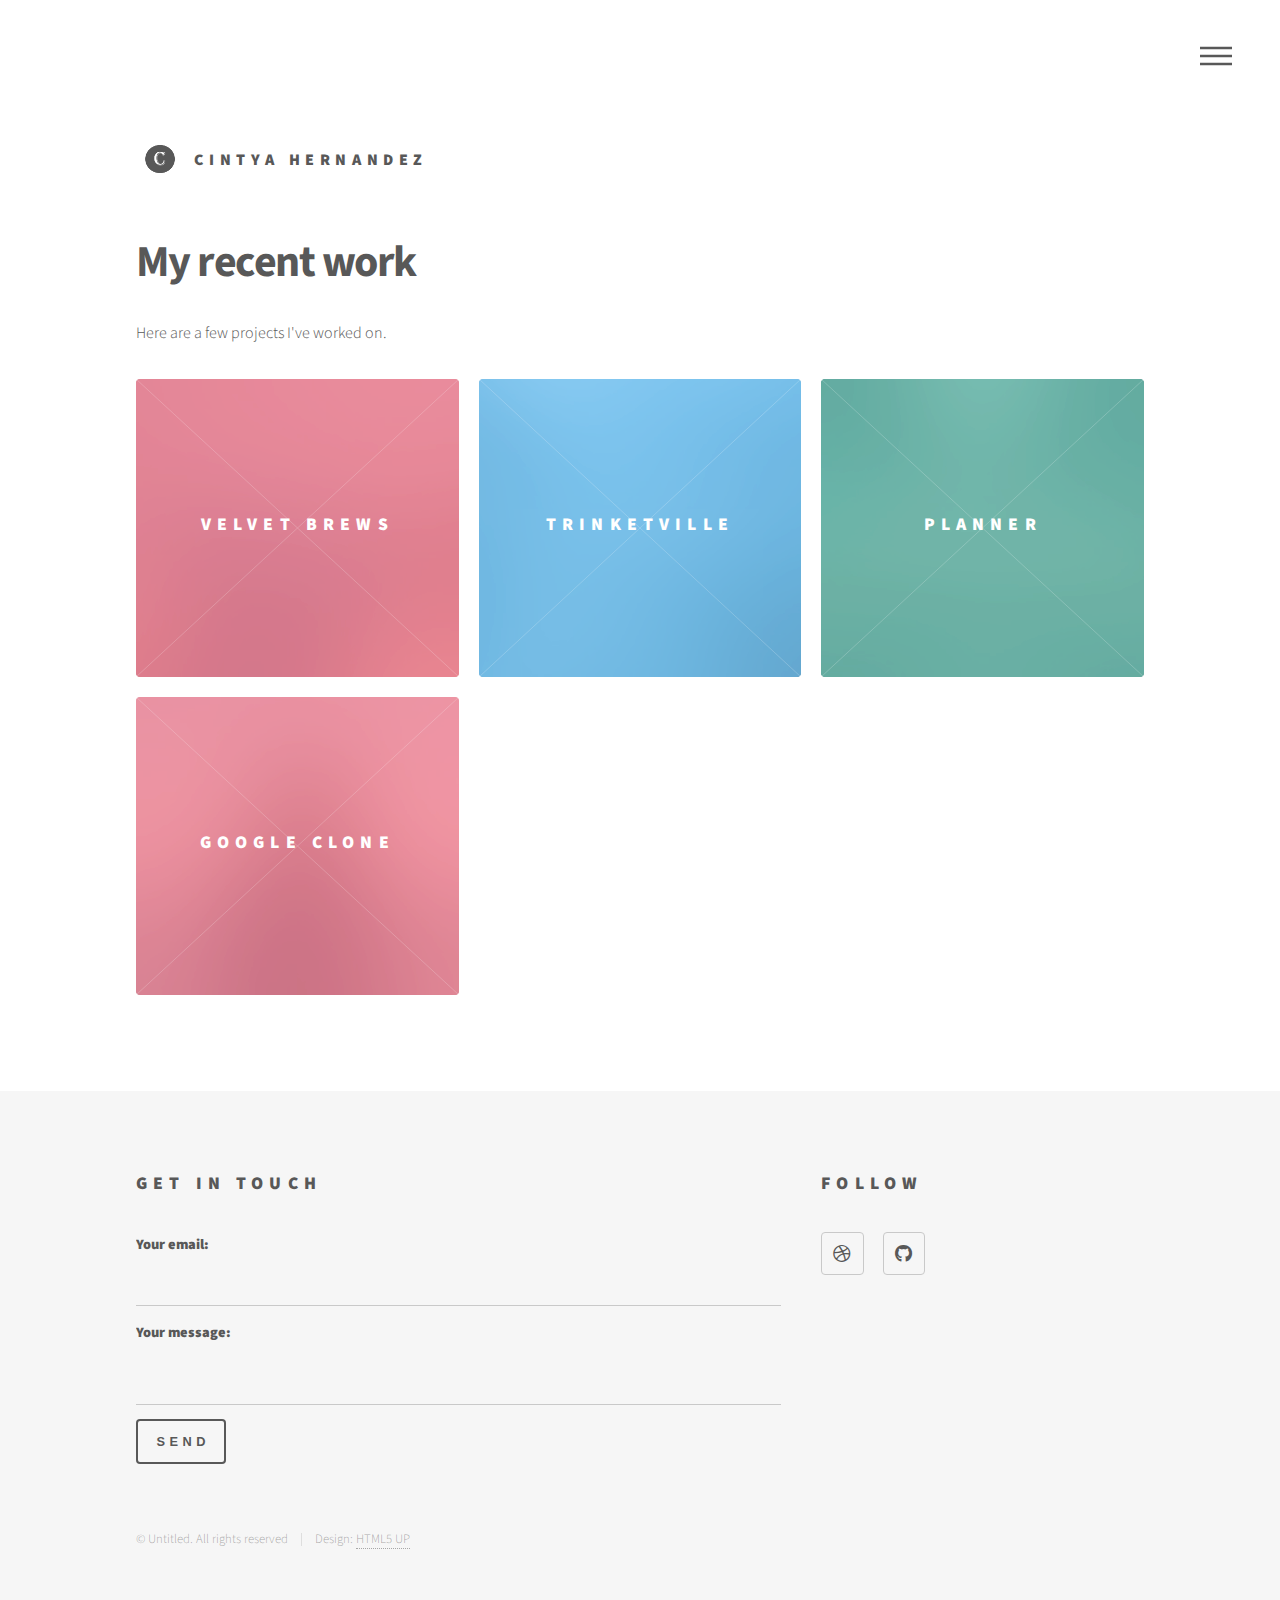
<file: index.html>
<!DOCTYPE HTML>
<!--
	Phantom by HTML5 UP
	html5up.net | @ajlkn
	Free for personal and commercial use under the CCA 3.0 license (html5up.net/license)
-->
<html>
	<head>
		<title>Cintya Hernandez - Portfolio</title>
		<meta charset="utf-8" />
		<meta name="viewport" content="width=device-width, initial-scale=1, user-scalable=no" />
		<link rel="stylesheet" href="assets/css/main.css" />
		<noscript><link rel="stylesheet" href="assets/css/noscript.css" /></noscript>
	</head>
	<body class="is-preload">
		<!-- Wrapper -->
			<div id="wrapper">

				<!-- Header -->
					<header id="header">
						<div class="inner">

							<!-- Logo -->
								<a href="index.html" class="logo">
									<span class="symbol"><img src="images/c.jpg" alt="" /></span><span class="title">Cintya Hernandez</span>
								</a>

							<!-- Nav -->
								<nav>
									<ul>
										<li><a href="#menu">Menu</a></li>
									</ul>
								</nav>

						</div>
					</header>

				<!-- Menu -->
					<nav id="menu">
						<h2>Menu</h2>
						<ul>
							<li><a href="index.html">Work</a></li>
							<li><a href="generic.html">About me</a></li>
							<li><a href="elements.html">Contact Information</a></li>
						</ul>
					</nav>

				<!-- Main -->
					<div id="main">
						<div class="inner">
							<header>
								<!--<h1>This is Phantom, a free, fully responsive site<br>-->
								<!--template designed by <a href="http://html5up.net">HTML5 UP</a>.</h1>-->
								<h1>My recent work </h1>
								<p>Here are a few projects I've worked on. </p>
							</header>
							<section class="tiles">
								<article class="style1">
									<span class="image">
										<img src="images/pic01.jpg" alt="" />
									</span>
									<a href="vb-home.html">
										<h2>Velvet Brews</h2>
										<div class="content">
											<p>Website for a local coffee shop.</p>
										</div>
									</a>
								</article>
								<article class="style2">
									<span class="image">
										<img src="images/pic02.jpg" alt="" />
									</span>
									<a href="t-clothing.html">
										<h2>Trinketville</h2>
										<div class="content">
											<p>Website for a small business selling novelty items.</p>
										</div>
									</a>
								</article>
								<article class="style3">
									<span class="image">
										<img src="images/pic03.jpg" alt="" />
									</span>
									<a href="planner.html">
										<h2>Planner</h2>
										<div class="content">
											<p>Website for organization & daily planning.</p>
										</div>
									</a>
								</article>
								<article class="style1">
									<span class="image">
										<img src="images/pic04.jpg" alt="" />
									</span>
									<a href="googleclone.html">
										<h2>Google Clone</h2>
										<div class="content">
											<p>A clone of the google home page</p>
										</div>
									</a>
								</article>
							</section>
						</div>
					</div>

				<!-- Footer -->
					<footer id="footer">
						<div class="inner">
							<section>
								<h2>Get in touch</h2>
								<form
								action="https://formspree.io/f/mnqkjbak"
								method="POST"
							  >
								<label>
								  Your email:
								  <input type="email" name="email">
								</label>
								<label>
								  Your message:
								  <textarea name="message"></textarea>
								</label>
								<!-- your other form fields go here -->
								<button type="submit">Send</button>
							  </form>
								
							</section>
							<section>
								<h2>Follow</h2>
								<ul class="icons">
									<li><a href="#" class="icon brands style2 fa-dribbble"><span class="label">Dribbble</span></a></li>
									<li><a href="#" class="icon brands style2 fa-github"><span class="label">GitHub</span></a></li>
								</ul>
							</section>
							<ul class="copyright">
								<li>&copy; Untitled. All rights reserved</li><li>Design: <a href="http://html5up.net">HTML5 UP</a></li>
							</ul>
						</div>
					</footer>

			</div>

		<!-- Scripts -->
			<script src="assets/js/jquery.min.js"></script>
			<script src="assets/js/browser.min.js"></script>
			<script src="assets/js/breakpoints.min.js"></script>
			<script src="assets/js/util.js"></script>
			<script src="assets/js/main.js"></script>

	</body>
</html>
</file>
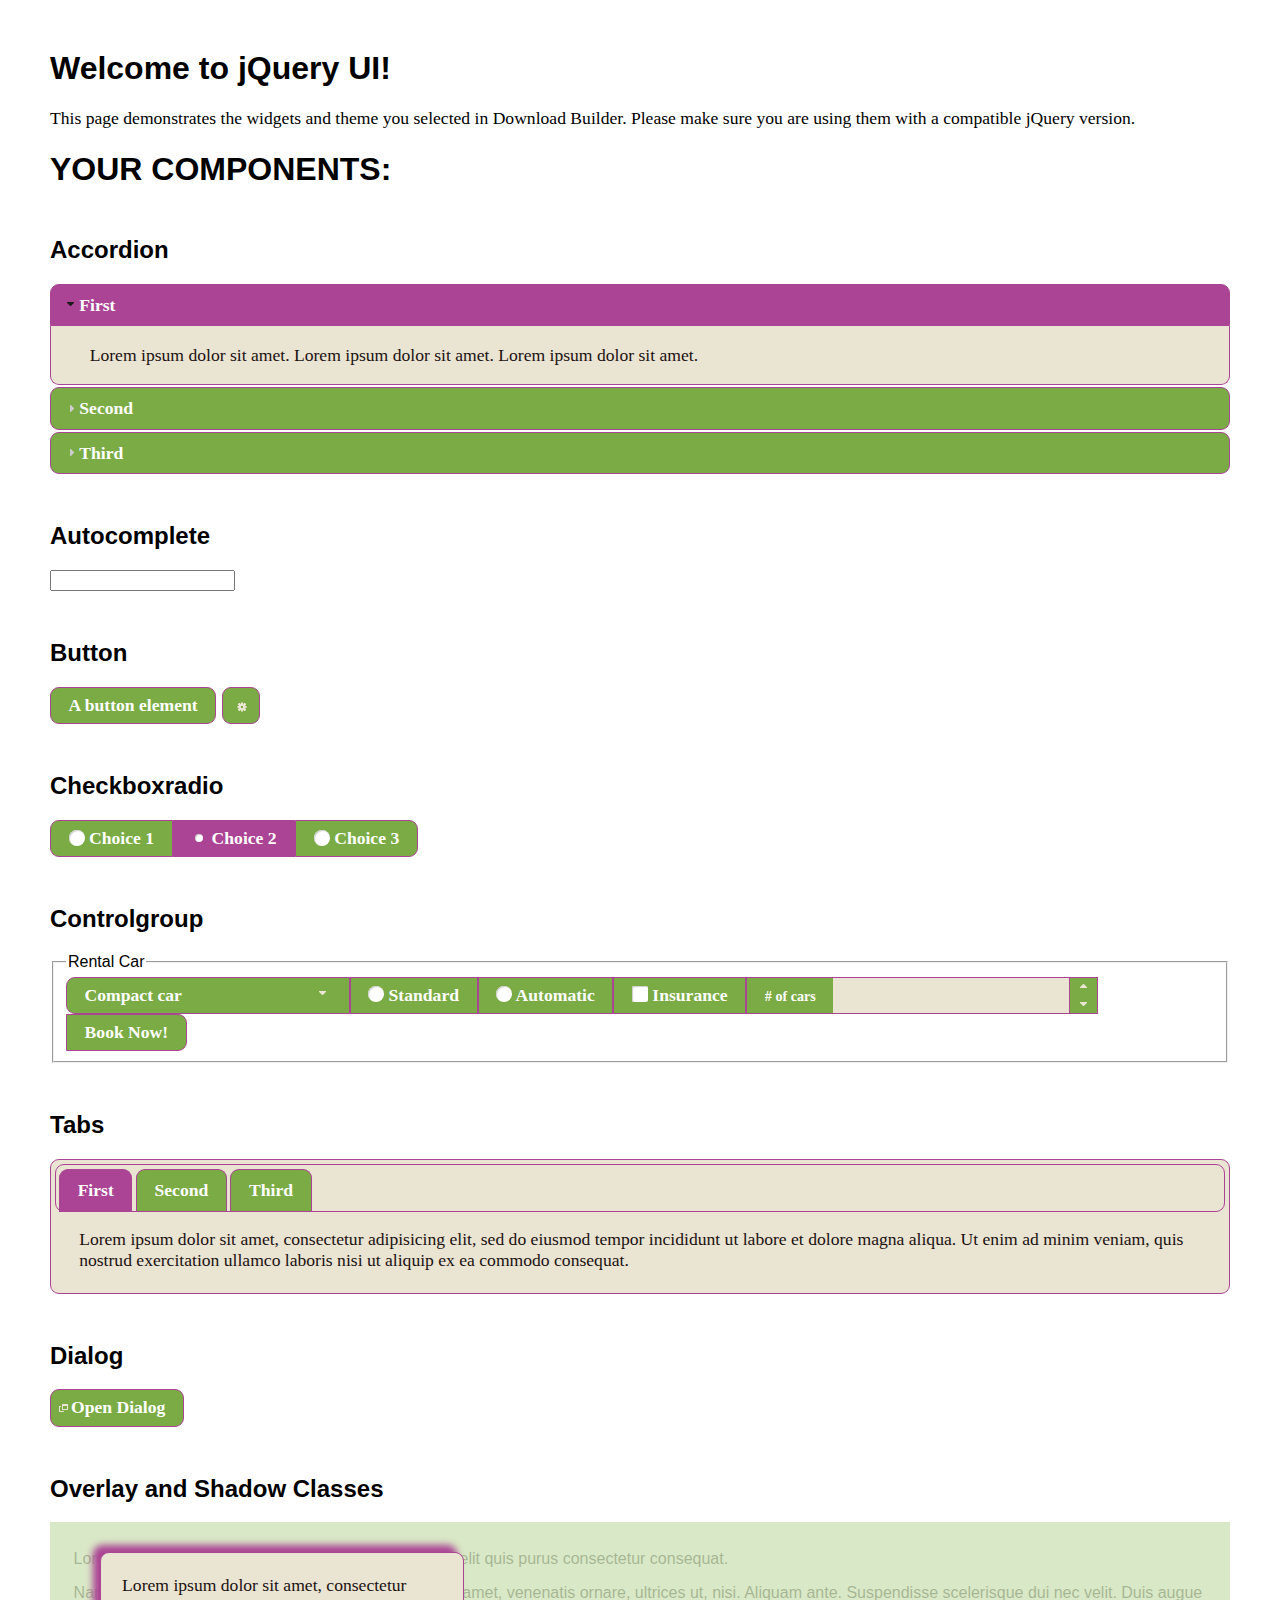
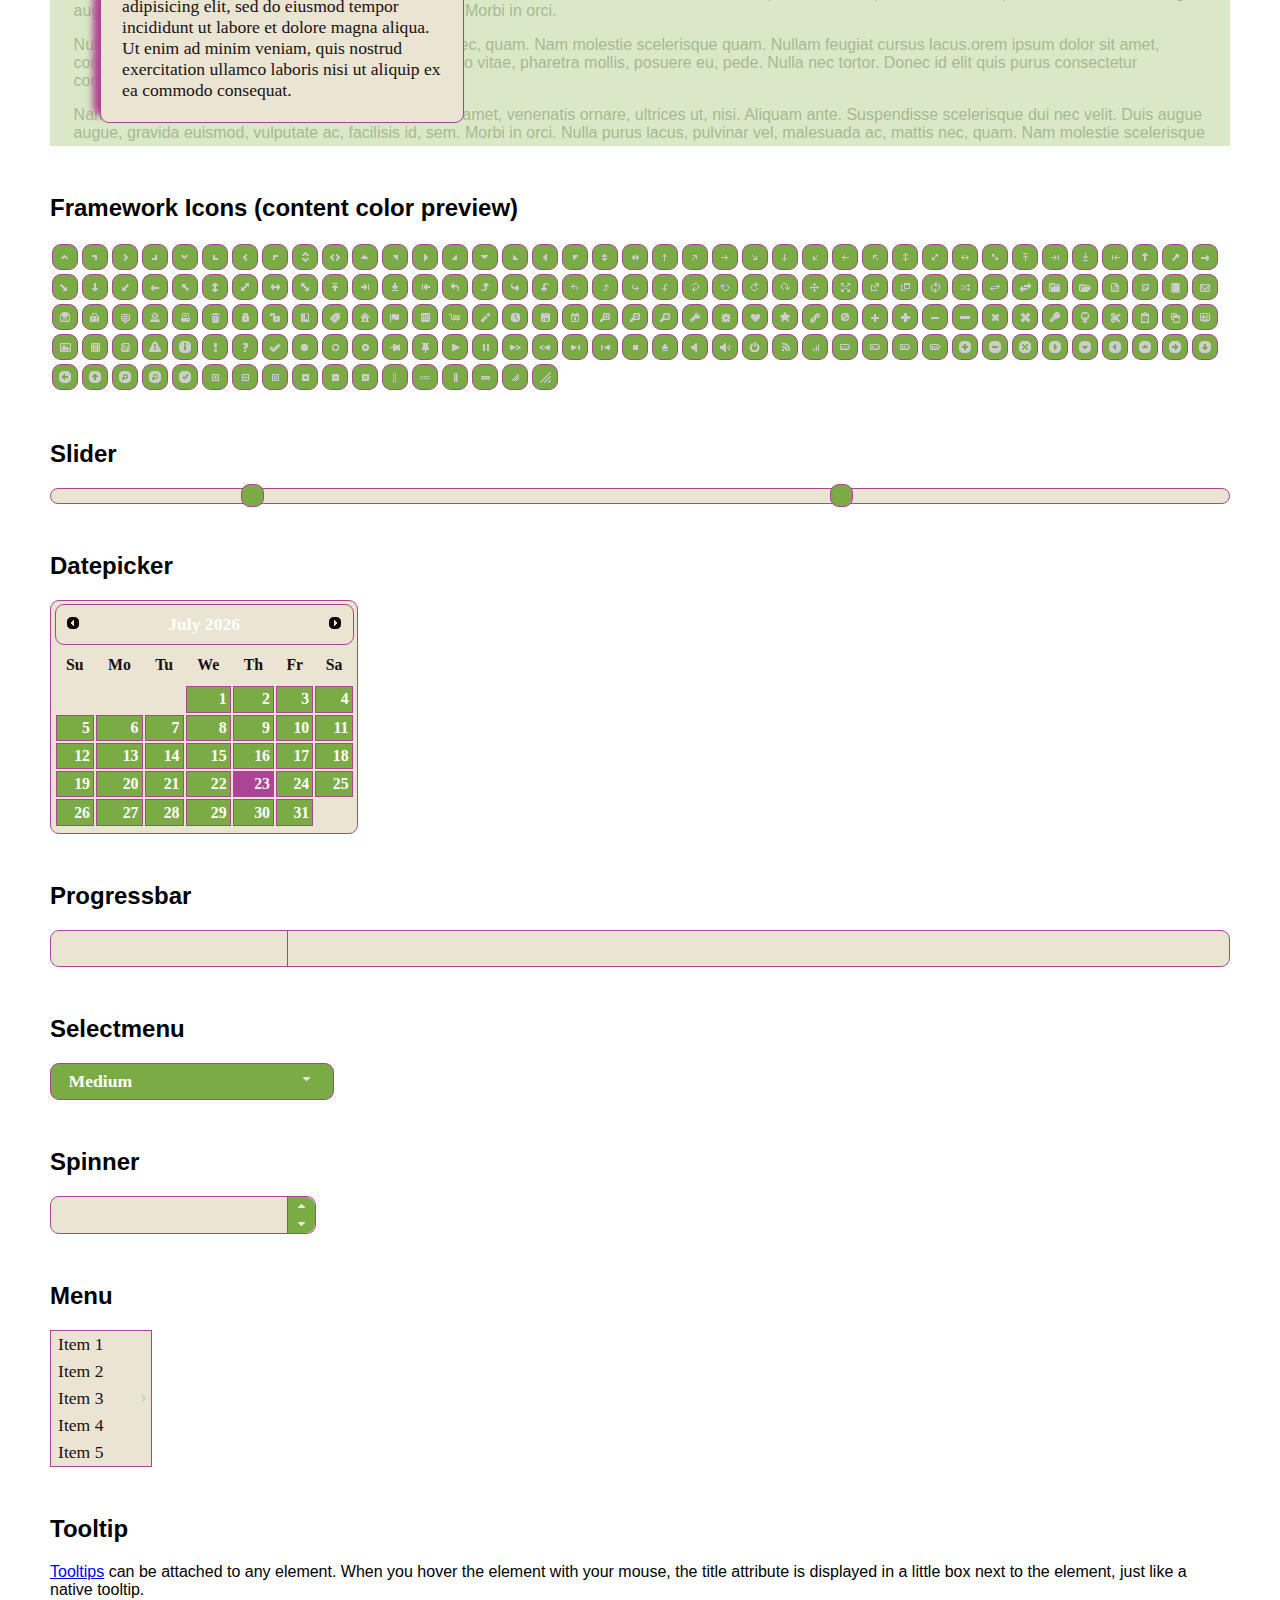
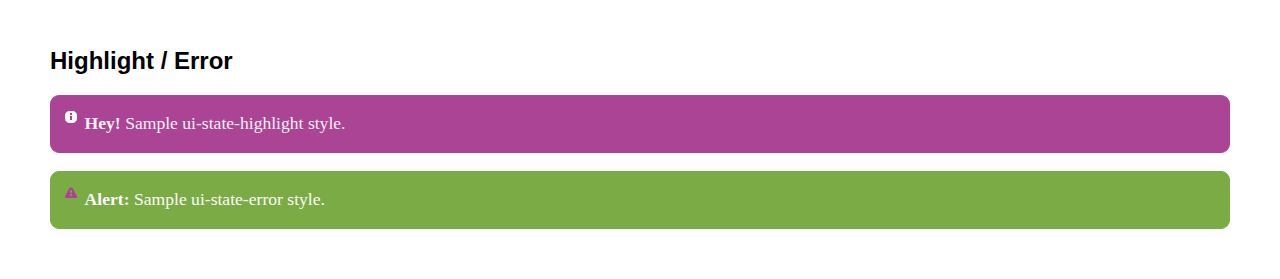
<file: jquery-ui-1.13.2.custom/index.html>
<!doctype html>
<html lang="us">
<head>
	<meta charset="utf-8">
	<title>jQuery UI Example Page</title>
	<link href="jquery-ui.css" rel="stylesheet">
	<style>
	body{
		font-family: "Trebuchet MS", sans-serif;
		margin: 50px;
	}
	.demoHeaders {
		margin-top: 2em;
	}
	#dialog-link {
		padding: .4em 1em .4em 20px;
		text-decoration: none;
		position: relative;
	}
	#dialog-link span.ui-icon {
		margin: 0 5px 0 0;
		position: absolute;
		left: .2em;
		top: 50%;
		margin-top: -8px;
	}
	#icons {
		margin: 0;
		padding: 0;
	}
	#icons li {
		margin: 2px;
		position: relative;
		padding: 4px 0;
		cursor: pointer;
		float: left;
		list-style: none;
	}
	#icons span.ui-icon {
		float: left;
		margin: 0 4px;
	}
	.fakewindowcontain .ui-widget-overlay {
		position: absolute;
	}
	select {
		width: 200px;
	}
	</style>
</head>
<body>

<h1>Welcome to jQuery UI!</h1>

<div class="ui-widget">
	<p>This page demonstrates the widgets and theme you selected in Download Builder. Please make sure you are using them with a compatible jQuery version.</p>
</div>

<h1>YOUR COMPONENTS:</h1>

<!-- Accordion -->
<h2 class="demoHeaders">Accordion</h2>
<div id="accordion">
	<h3>First</h3>
	<div>Lorem ipsum dolor sit amet. Lorem ipsum dolor sit amet. Lorem ipsum dolor sit amet.</div>
	<h3>Second</h3>
	<div>Phasellus mattis tincidunt nibh.</div>
	<h3>Third</h3>
	<div>Nam dui erat, auctor a, dignissim quis.</div>
</div>

<!-- Autocomplete -->
<h2 class="demoHeaders">Autocomplete</h2>
<div>
	<input id="autocomplete" title="type &quot;a&quot;">
</div>

<!-- Button -->
<h2 class="demoHeaders">Button</h2>
<button id="button">A button element</button>
<button id="button-icon">An icon-only button</button>

<!-- Checkboxradio -->
<h2 class="demoHeaders">Checkboxradio</h2>
<form style="margin-top: 1em;">
	<div id="radioset">
		<input type="radio" id="radio1" name="radio"><label for="radio1">Choice 1</label>
		<input type="radio" id="radio2" name="radio" checked="checked"><label for="radio2">Choice 2</label>
		<input type="radio" id="radio3" name="radio"><label for="radio3">Choice 3</label>
	</div>
</form>

<!-- Controlgroup -->
<h2 class="demoHeaders">Controlgroup</h2>
<fieldset>
	<legend>Rental Car</legend>
	<div id="controlgroup">
		<select id="car-type">
			<option>Compact car</option>
			<option>Midsize car</option>
			<option>Full size car</option>
			<option>SUV</option>
			<option>Luxury</option>
			<option>Truck</option>
			<option>Van</option>
		</select>
		<label for="transmission-standard">Standard</label>
		<input type="radio" name="transmission" id="transmission-standard">
		<label for="transmission-automatic">Automatic</label>
		<input type="radio" name="transmission" id="transmission-automatic">
		<label for="insurance">Insurance</label>
		<input type="checkbox" name="insurance" id="insurance">
		<label for="horizontal-spinner" class="ui-controlgroup-label"># of cars</label>
		<input id="horizontal-spinner" class="ui-spinner-input">
		<button>Book Now!</button>
	</div>
</fieldset>

<!-- Tabs -->
<h2 class="demoHeaders">Tabs</h2>
<div id="tabs">
	<ul>
		<li><a href="#tabs-1">First</a></li>
		<li><a href="#tabs-2">Second</a></li>
		<li><a href="#tabs-3">Third</a></li>
	</ul>
	<div id="tabs-1">Lorem ipsum dolor sit amet, consectetur adipisicing elit, sed do eiusmod tempor incididunt ut labore et dolore magna aliqua. Ut enim ad minim veniam, quis nostrud exercitation ullamco laboris nisi ut aliquip ex ea commodo consequat.</div>
	<div id="tabs-2">Phasellus mattis tincidunt nibh. Cras orci urna, blandit id, pretium vel, aliquet ornare, felis. Maecenas scelerisque sem non nisl. Fusce sed lorem in enim dictum bibendum.</div>
	<div id="tabs-3">Nam dui erat, auctor a, dignissim quis, sollicitudin eu, felis. Pellentesque nisi urna, interdum eget, sagittis et, consequat vestibulum, lacus. Mauris porttitor ullamcorper augue.</div>
</div>

<h2 class="demoHeaders">Dialog</h2>
<p>
	<button id="dialog-link" class="ui-button ui-corner-all ui-widget">
		<span class="ui-icon ui-icon-newwin"></span>Open Dialog
	</button>
</p>

<h2 class="demoHeaders">Overlay and Shadow Classes</h2>
<div style="position: relative; width: 96%; height: 200px; padding:1% 2%; overflow:hidden;" class="fakewindowcontain">
	<p>Lorem ipsum dolor sit amet,  Nulla nec tortor. Donec id elit quis purus consectetur consequat. </p><p>Nam congue semper tellus. Sed erat dolor, dapibus sit amet, venenatis ornare, ultrices ut, nisi. Aliquam ante. Suspendisse scelerisque dui nec velit. Duis augue augue, gravida euismod, vulputate ac, facilisis id, sem. Morbi in orci. </p><p>Nulla purus lacus, pulvinar vel, malesuada ac, mattis nec, quam. Nam molestie scelerisque quam. Nullam feugiat cursus lacus.orem ipsum dolor sit amet, consectetur adipiscing elit. Donec libero risus, commodo vitae, pharetra mollis, posuere eu, pede. Nulla nec tortor. Donec id elit quis purus consectetur consequat. </p><p>Nam congue semper tellus. Sed erat dolor, dapibus sit amet, venenatis ornare, ultrices ut, nisi. Aliquam ante. Suspendisse scelerisque dui nec velit. Duis augue augue, gravida euismod, vulputate ac, facilisis id, sem. Morbi in orci. Nulla purus lacus, pulvinar vel, malesuada ac, mattis nec, quam. Nam molestie scelerisque quam. </p><p>Nullam feugiat cursus lacus.orem ipsum dolor sit amet, consectetur adipiscing elit. Donec libero risus, commodo vitae, pharetra mollis, posuere eu, pede. Nulla nec tortor. Donec id elit quis purus consectetur consequat. Nam congue semper tellus. Sed erat dolor, dapibus sit amet, venenatis ornare, ultrices ut, nisi. Aliquam ante. </p><p>Suspendisse scelerisque dui nec velit. Duis augue augue, gravida euismod, vulputate ac, facilisis id, sem. Morbi in orci. Nulla purus lacus, pulvinar vel, malesuada ac, mattis nec, quam. Nam molestie scelerisque quam. Nullam feugiat cursus lacus.orem ipsum dolor sit amet, consectetur adipiscing elit. Donec libero risus, commodo vitae, pharetra mollis, posuere eu, pede. Nulla nec tortor. Donec id elit quis purus consectetur consequat. Nam congue semper tellus. Sed erat dolor, dapibus sit amet, venenatis ornare, ultrices ut, nisi. </p>

	<!-- ui-dialog -->
	<div class="ui-widget-overlay ui-front"></div>
	<div style="position: absolute; width: 320px; left: 50px; top: 30px; padding: 1.2em" class="ui-widget ui-front ui-widget-content ui-corner-all ui-widget-shadow">
		Lorem ipsum dolor sit amet, consectetur adipisicing elit, sed do eiusmod tempor incididunt ut labore et dolore magna aliqua. Ut enim ad minim veniam, quis nostrud exercitation ullamco laboris nisi ut aliquip ex ea commodo consequat.
	</div>

</div>

<!-- ui-dialog -->
<div id="dialog" title="Dialog Title">
	<p>Lorem ipsum dolor sit amet, consectetur adipisicing elit, sed do eiusmod tempor incididunt ut labore et dolore magna aliqua. Ut enim ad minim veniam, quis nostrud exercitation ullamco laboris nisi ut aliquip ex ea commodo consequat.</p>
</div>


<h2 class="demoHeaders">Framework Icons (content color preview)</h2>
<ul id="icons" class="ui-widget ui-helper-clearfix">
	<li class="ui-state-default ui-corner-all" title=".ui-icon-caret-1-n"><span class="ui-icon ui-icon-caret-1-n"></span></li>
	<li class="ui-state-default ui-corner-all" title=".ui-icon-caret-1-ne"><span class="ui-icon ui-icon-caret-1-ne"></span></li>
	<li class="ui-state-default ui-corner-all" title=".ui-icon-caret-1-e"><span class="ui-icon ui-icon-caret-1-e"></span></li>
	<li class="ui-state-default ui-corner-all" title=".ui-icon-caret-1-se"><span class="ui-icon ui-icon-caret-1-se"></span></li>
	<li class="ui-state-default ui-corner-all" title=".ui-icon-caret-1-s"><span class="ui-icon ui-icon-caret-1-s"></span></li>
	<li class="ui-state-default ui-corner-all" title=".ui-icon-caret-1-sw"><span class="ui-icon ui-icon-caret-1-sw"></span></li>
	<li class="ui-state-default ui-corner-all" title=".ui-icon-caret-1-w"><span class="ui-icon ui-icon-caret-1-w"></span></li>
	<li class="ui-state-default ui-corner-all" title=".ui-icon-caret-1-nw"><span class="ui-icon ui-icon-caret-1-nw"></span></li>
	<li class="ui-state-default ui-corner-all" title=".ui-icon-caret-2-n-s"><span class="ui-icon ui-icon-caret-2-n-s"></span></li>
	<li class="ui-state-default ui-corner-all" title=".ui-icon-caret-2-e-w"><span class="ui-icon ui-icon-caret-2-e-w"></span></li>
	<li class="ui-state-default ui-corner-all" title=".ui-icon-triangle-1-n"><span class="ui-icon ui-icon-triangle-1-n"></span></li>
	<li class="ui-state-default ui-corner-all" title=".ui-icon-triangle-1-ne"><span class="ui-icon ui-icon-triangle-1-ne"></span></li>
	<li class="ui-state-default ui-corner-all" title=".ui-icon-triangle-1-e"><span class="ui-icon ui-icon-triangle-1-e"></span></li>
	<li class="ui-state-default ui-corner-all" title=".ui-icon-triangle-1-se"><span class="ui-icon ui-icon-triangle-1-se"></span></li>
	<li class="ui-state-default ui-corner-all" title=".ui-icon-triangle-1-s"><span class="ui-icon ui-icon-triangle-1-s"></span></li>
	<li class="ui-state-default ui-corner-all" title=".ui-icon-triangle-1-sw"><span class="ui-icon ui-icon-triangle-1-sw"></span></li>
	<li class="ui-state-default ui-corner-all" title=".ui-icon-triangle-1-w"><span class="ui-icon ui-icon-triangle-1-w"></span></li>
	<li class="ui-state-default ui-corner-all" title=".ui-icon-triangle-1-nw"><span class="ui-icon ui-icon-triangle-1-nw"></span></li>
	<li class="ui-state-default ui-corner-all" title=".ui-icon-triangle-2-n-s"><span class="ui-icon ui-icon-triangle-2-n-s"></span></li>
	<li class="ui-state-default ui-corner-all" title=".ui-icon-triangle-2-e-w"><span class="ui-icon ui-icon-triangle-2-e-w"></span></li>
	<li class="ui-state-default ui-corner-all" title=".ui-icon-arrow-1-n"><span class="ui-icon ui-icon-arrow-1-n"></span></li>
	<li class="ui-state-default ui-corner-all" title=".ui-icon-arrow-1-ne"><span class="ui-icon ui-icon-arrow-1-ne"></span></li>
	<li class="ui-state-default ui-corner-all" title=".ui-icon-arrow-1-e"><span class="ui-icon ui-icon-arrow-1-e"></span></li>
	<li class="ui-state-default ui-corner-all" title=".ui-icon-arrow-1-se"><span class="ui-icon ui-icon-arrow-1-se"></span></li>
	<li class="ui-state-default ui-corner-all" title=".ui-icon-arrow-1-s"><span class="ui-icon ui-icon-arrow-1-s"></span></li>
	<li class="ui-state-default ui-corner-all" title=".ui-icon-arrow-1-sw"><span class="ui-icon ui-icon-arrow-1-sw"></span></li>
	<li class="ui-state-default ui-corner-all" title=".ui-icon-arrow-1-w"><span class="ui-icon ui-icon-arrow-1-w"></span></li>
	<li class="ui-state-default ui-corner-all" title=".ui-icon-arrow-1-nw"><span class="ui-icon ui-icon-arrow-1-nw"></span></li>
	<li class="ui-state-default ui-corner-all" title=".ui-icon-arrow-2-n-s"><span class="ui-icon ui-icon-arrow-2-n-s"></span></li>
	<li class="ui-state-default ui-corner-all" title=".ui-icon-arrow-2-ne-sw"><span class="ui-icon ui-icon-arrow-2-ne-sw"></span></li>
	<li class="ui-state-default ui-corner-all" title=".ui-icon-arrow-2-e-w"><span class="ui-icon ui-icon-arrow-2-e-w"></span></li>
	<li class="ui-state-default ui-corner-all" title=".ui-icon-arrow-2-se-nw"><span class="ui-icon ui-icon-arrow-2-se-nw"></span></li>
	<li class="ui-state-default ui-corner-all" title=".ui-icon-arrowstop-1-n"><span class="ui-icon ui-icon-arrowstop-1-n"></span></li>
	<li class="ui-state-default ui-corner-all" title=".ui-icon-arrowstop-1-e"><span class="ui-icon ui-icon-arrowstop-1-e"></span></li>
	<li class="ui-state-default ui-corner-all" title=".ui-icon-arrowstop-1-s"><span class="ui-icon ui-icon-arrowstop-1-s"></span></li>
	<li class="ui-state-default ui-corner-all" title=".ui-icon-arrowstop-1-w"><span class="ui-icon ui-icon-arrowstop-1-w"></span></li>
	<li class="ui-state-default ui-corner-all" title=".ui-icon-arrowthick-1-n"><span class="ui-icon ui-icon-arrowthick-1-n"></span></li>
	<li class="ui-state-default ui-corner-all" title=".ui-icon-arrowthick-1-ne"><span class="ui-icon ui-icon-arrowthick-1-ne"></span></li>
	<li class="ui-state-default ui-corner-all" title=".ui-icon-arrowthick-1-e"><span class="ui-icon ui-icon-arrowthick-1-e"></span></li>
	<li class="ui-state-default ui-corner-all" title=".ui-icon-arrowthick-1-se"><span class="ui-icon ui-icon-arrowthick-1-se"></span></li>
	<li class="ui-state-default ui-corner-all" title=".ui-icon-arrowthick-1-s"><span class="ui-icon ui-icon-arrowthick-1-s"></span></li>
	<li class="ui-state-default ui-corner-all" title=".ui-icon-arrowthick-1-sw"><span class="ui-icon ui-icon-arrowthick-1-sw"></span></li>
	<li class="ui-state-default ui-corner-all" title=".ui-icon-arrowthick-1-w"><span class="ui-icon ui-icon-arrowthick-1-w"></span></li>
	<li class="ui-state-default ui-corner-all" title=".ui-icon-arrowthick-1-nw"><span class="ui-icon ui-icon-arrowthick-1-nw"></span></li>
	<li class="ui-state-default ui-corner-all" title=".ui-icon-arrowthick-2-n-s"><span class="ui-icon ui-icon-arrowthick-2-n-s"></span></li>
	<li class="ui-state-default ui-corner-all" title=".ui-icon-arrowthick-2-ne-sw"><span class="ui-icon ui-icon-arrowthick-2-ne-sw"></span></li>
	<li class="ui-state-default ui-corner-all" title=".ui-icon-arrowthick-2-e-w"><span class="ui-icon ui-icon-arrowthick-2-e-w"></span></li>
	<li class="ui-state-default ui-corner-all" title=".ui-icon-arrowthick-2-se-nw"><span class="ui-icon ui-icon-arrowthick-2-se-nw"></span></li>
	<li class="ui-state-default ui-corner-all" title=".ui-icon-arrowthickstop-1-n"><span class="ui-icon ui-icon-arrowthickstop-1-n"></span></li>
	<li class="ui-state-default ui-corner-all" title=".ui-icon-arrowthickstop-1-e"><span class="ui-icon ui-icon-arrowthickstop-1-e"></span></li>
	<li class="ui-state-default ui-corner-all" title=".ui-icon-arrowthickstop-1-s"><span class="ui-icon ui-icon-arrowthickstop-1-s"></span></li>
	<li class="ui-state-default ui-corner-all" title=".ui-icon-arrowthickstop-1-w"><span class="ui-icon ui-icon-arrowthickstop-1-w"></span></li>
	<li class="ui-state-default ui-corner-all" title=".ui-icon-arrowreturnthick-1-w"><span class="ui-icon ui-icon-arrowreturnthick-1-w"></span></li>
	<li class="ui-state-default ui-corner-all" title=".ui-icon-arrowreturnthick-1-n"><span class="ui-icon ui-icon-arrowreturnthick-1-n"></span></li>
	<li class="ui-state-default ui-corner-all" title=".ui-icon-arrowreturnthick-1-e"><span class="ui-icon ui-icon-arrowreturnthick-1-e"></span></li>
	<li class="ui-state-default ui-corner-all" title=".ui-icon-arrowreturnthick-1-s"><span class="ui-icon ui-icon-arrowreturnthick-1-s"></span></li>
	<li class="ui-state-default ui-corner-all" title=".ui-icon-arrowreturn-1-w"><span class="ui-icon ui-icon-arrowreturn-1-w"></span></li>
	<li class="ui-state-default ui-corner-all" title=".ui-icon-arrowreturn-1-n"><span class="ui-icon ui-icon-arrowreturn-1-n"></span></li>
	<li class="ui-state-default ui-corner-all" title=".ui-icon-arrowreturn-1-e"><span class="ui-icon ui-icon-arrowreturn-1-e"></span></li>
	<li class="ui-state-default ui-corner-all" title=".ui-icon-arrowreturn-1-s"><span class="ui-icon ui-icon-arrowreturn-1-s"></span></li>
	<li class="ui-state-default ui-corner-all" title=".ui-icon-arrowrefresh-1-w"><span class="ui-icon ui-icon-arrowrefresh-1-w"></span></li>
	<li class="ui-state-default ui-corner-all" title=".ui-icon-arrowrefresh-1-n"><span class="ui-icon ui-icon-arrowrefresh-1-n"></span></li>
	<li class="ui-state-default ui-corner-all" title=".ui-icon-arrowrefresh-1-e"><span class="ui-icon ui-icon-arrowrefresh-1-e"></span></li>
	<li class="ui-state-default ui-corner-all" title=".ui-icon-arrowrefresh-1-s"><span class="ui-icon ui-icon-arrowrefresh-1-s"></span></li>
	<li class="ui-state-default ui-corner-all" title=".ui-icon-arrow-4"><span class="ui-icon ui-icon-arrow-4"></span></li>
	<li class="ui-state-default ui-corner-all" title=".ui-icon-arrow-4-diag"><span class="ui-icon ui-icon-arrow-4-diag"></span></li>
	<li class="ui-state-default ui-corner-all" title=".ui-icon-extlink"><span class="ui-icon ui-icon-extlink"></span></li>
	<li class="ui-state-default ui-corner-all" title=".ui-icon-newwin"><span class="ui-icon ui-icon-newwin"></span></li>
	<li class="ui-state-default ui-corner-all" title=".ui-icon-refresh"><span class="ui-icon ui-icon-refresh"></span></li>
	<li class="ui-state-default ui-corner-all" title=".ui-icon-shuffle"><span class="ui-icon ui-icon-shuffle"></span></li>
	<li class="ui-state-default ui-corner-all" title=".ui-icon-transfer-e-w"><span class="ui-icon ui-icon-transfer-e-w"></span></li>
	<li class="ui-state-default ui-corner-all" title=".ui-icon-transferthick-e-w"><span class="ui-icon ui-icon-transferthick-e-w"></span></li>
	<li class="ui-state-default ui-corner-all" title=".ui-icon-folder-collapsed"><span class="ui-icon ui-icon-folder-collapsed"></span></li>
	<li class="ui-state-default ui-corner-all" title=".ui-icon-folder-open"><span class="ui-icon ui-icon-folder-open"></span></li>
	<li class="ui-state-default ui-corner-all" title=".ui-icon-document"><span class="ui-icon ui-icon-document"></span></li>
	<li class="ui-state-default ui-corner-all" title=".ui-icon-document-b"><span class="ui-icon ui-icon-document-b"></span></li>
	<li class="ui-state-default ui-corner-all" title=".ui-icon-note"><span class="ui-icon ui-icon-note"></span></li>
	<li class="ui-state-default ui-corner-all" title=".ui-icon-mail-closed"><span class="ui-icon ui-icon-mail-closed"></span></li>
	<li class="ui-state-default ui-corner-all" title=".ui-icon-mail-open"><span class="ui-icon ui-icon-mail-open"></span></li>
	<li class="ui-state-default ui-corner-all" title=".ui-icon-suitcase"><span class="ui-icon ui-icon-suitcase"></span></li>
	<li class="ui-state-default ui-corner-all" title=".ui-icon-comment"><span class="ui-icon ui-icon-comment"></span></li>
	<li class="ui-state-default ui-corner-all" title=".ui-icon-person"><span class="ui-icon ui-icon-person"></span></li>
	<li class="ui-state-default ui-corner-all" title=".ui-icon-print"><span class="ui-icon ui-icon-print"></span></li>
	<li class="ui-state-default ui-corner-all" title=".ui-icon-trash"><span class="ui-icon ui-icon-trash"></span></li>
	<li class="ui-state-default ui-corner-all" title=".ui-icon-locked"><span class="ui-icon ui-icon-locked"></span></li>
	<li class="ui-state-default ui-corner-all" title=".ui-icon-unlocked"><span class="ui-icon ui-icon-unlocked"></span></li>
	<li class="ui-state-default ui-corner-all" title=".ui-icon-bookmark"><span class="ui-icon ui-icon-bookmark"></span></li>
	<li class="ui-state-default ui-corner-all" title=".ui-icon-tag"><span class="ui-icon ui-icon-tag"></span></li>
	<li class="ui-state-default ui-corner-all" title=".ui-icon-home"><span class="ui-icon ui-icon-home"></span></li>
	<li class="ui-state-default ui-corner-all" title=".ui-icon-flag"><span class="ui-icon ui-icon-flag"></span></li>
	<li class="ui-state-default ui-corner-all" title=".ui-icon-calculator"><span class="ui-icon ui-icon-calculator"></span></li>
	<li class="ui-state-default ui-corner-all" title=".ui-icon-cart"><span class="ui-icon ui-icon-cart"></span></li>
	<li class="ui-state-default ui-corner-all" title=".ui-icon-pencil"><span class="ui-icon ui-icon-pencil"></span></li>
	<li class="ui-state-default ui-corner-all" title=".ui-icon-clock"><span class="ui-icon ui-icon-clock"></span></li>
	<li class="ui-state-default ui-corner-all" title=".ui-icon-disk"><span class="ui-icon ui-icon-disk"></span></li>
	<li class="ui-state-default ui-corner-all" title=".ui-icon-calendar"><span class="ui-icon ui-icon-calendar"></span></li>
	<li class="ui-state-default ui-corner-all" title=".ui-icon-zoomin"><span class="ui-icon ui-icon-zoomin"></span></li>
	<li class="ui-state-default ui-corner-all" title=".ui-icon-zoomout"><span class="ui-icon ui-icon-zoomout"></span></li>
	<li class="ui-state-default ui-corner-all" title=".ui-icon-search"><span class="ui-icon ui-icon-search"></span></li>
	<li class="ui-state-default ui-corner-all" title=".ui-icon-wrench"><span class="ui-icon ui-icon-wrench"></span></li>
	<li class="ui-state-default ui-corner-all" title=".ui-icon-gear"><span class="ui-icon ui-icon-gear"></span></li>
	<li class="ui-state-default ui-corner-all" title=".ui-icon-heart"><span class="ui-icon ui-icon-heart"></span></li>
	<li class="ui-state-default ui-corner-all" title=".ui-icon-star"><span class="ui-icon ui-icon-star"></span></li>
	<li class="ui-state-default ui-corner-all" title=".ui-icon-link"><span class="ui-icon ui-icon-link"></span></li>
	<li class="ui-state-default ui-corner-all" title=".ui-icon-cancel"><span class="ui-icon ui-icon-cancel"></span></li>
	<li class="ui-state-default ui-corner-all" title=".ui-icon-plus"><span class="ui-icon ui-icon-plus"></span></li>
	<li class="ui-state-default ui-corner-all" title=".ui-icon-plusthick"><span class="ui-icon ui-icon-plusthick"></span></li>
	<li class="ui-state-default ui-corner-all" title=".ui-icon-minus"><span class="ui-icon ui-icon-minus"></span></li>
	<li class="ui-state-default ui-corner-all" title=".ui-icon-minusthick"><span class="ui-icon ui-icon-minusthick"></span></li>
	<li class="ui-state-default ui-corner-all" title=".ui-icon-close"><span class="ui-icon ui-icon-close"></span></li>
	<li class="ui-state-default ui-corner-all" title=".ui-icon-closethick"><span class="ui-icon ui-icon-closethick"></span></li>
	<li class="ui-state-default ui-corner-all" title=".ui-icon-key"><span class="ui-icon ui-icon-key"></span></li>
	<li class="ui-state-default ui-corner-all" title=".ui-icon-lightbulb"><span class="ui-icon ui-icon-lightbulb"></span></li>
	<li class="ui-state-default ui-corner-all" title=".ui-icon-scissors"><span class="ui-icon ui-icon-scissors"></span></li>
	<li class="ui-state-default ui-corner-all" title=".ui-icon-clipboard"><span class="ui-icon ui-icon-clipboard"></span></li>
	<li class="ui-state-default ui-corner-all" title=".ui-icon-copy"><span class="ui-icon ui-icon-copy"></span></li>
	<li class="ui-state-default ui-corner-all" title=".ui-icon-contact"><span class="ui-icon ui-icon-contact"></span></li>
	<li class="ui-state-default ui-corner-all" title=".ui-icon-image"><span class="ui-icon ui-icon-image"></span></li>
	<li class="ui-state-default ui-corner-all" title=".ui-icon-video"><span class="ui-icon ui-icon-video"></span></li>
	<li class="ui-state-default ui-corner-all" title=".ui-icon-script"><span class="ui-icon ui-icon-script"></span></li>
	<li class="ui-state-default ui-corner-all" title=".ui-icon-alert"><span class="ui-icon ui-icon-alert"></span></li>
	<li class="ui-state-default ui-corner-all" title=".ui-icon-info"><span class="ui-icon ui-icon-info"></span></li>
	<li class="ui-state-default ui-corner-all" title=".ui-icon-notice"><span class="ui-icon ui-icon-notice"></span></li>
	<li class="ui-state-default ui-corner-all" title=".ui-icon-help"><span class="ui-icon ui-icon-help"></span></li>
	<li class="ui-state-default ui-corner-all" title=".ui-icon-check"><span class="ui-icon ui-icon-check"></span></li>
	<li class="ui-state-default ui-corner-all" title=".ui-icon-bullet"><span class="ui-icon ui-icon-bullet"></span></li>
	<li class="ui-state-default ui-corner-all" title=".ui-icon-radio-off"><span class="ui-icon ui-icon-radio-off"></span></li>
	<li class="ui-state-default ui-corner-all" title=".ui-icon-radio-on"><span class="ui-icon ui-icon-radio-on"></span></li>
	<li class="ui-state-default ui-corner-all" title=".ui-icon-pin-w"><span class="ui-icon ui-icon-pin-w"></span></li>
	<li class="ui-state-default ui-corner-all" title=".ui-icon-pin-s"><span class="ui-icon ui-icon-pin-s"></span></li>
	<li class="ui-state-default ui-corner-all" title=".ui-icon-play"><span class="ui-icon ui-icon-play"></span></li>
	<li class="ui-state-default ui-corner-all" title=".ui-icon-pause"><span class="ui-icon ui-icon-pause"></span></li>
	<li class="ui-state-default ui-corner-all" title=".ui-icon-seek-next"><span class="ui-icon ui-icon-seek-next"></span></li>
	<li class="ui-state-default ui-corner-all" title=".ui-icon-seek-prev"><span class="ui-icon ui-icon-seek-prev"></span></li>
	<li class="ui-state-default ui-corner-all" title=".ui-icon-seek-end"><span class="ui-icon ui-icon-seek-end"></span></li>
	<li class="ui-state-default ui-corner-all" title=".ui-icon-seek-first"><span class="ui-icon ui-icon-seek-first"></span></li>
	<li class="ui-state-default ui-corner-all" title=".ui-icon-stop"><span class="ui-icon ui-icon-stop"></span></li>
	<li class="ui-state-default ui-corner-all" title=".ui-icon-eject"><span class="ui-icon ui-icon-eject"></span></li>
	<li class="ui-state-default ui-corner-all" title=".ui-icon-volume-off"><span class="ui-icon ui-icon-volume-off"></span></li>
	<li class="ui-state-default ui-corner-all" title=".ui-icon-volume-on"><span class="ui-icon ui-icon-volume-on"></span></li>
	<li class="ui-state-default ui-corner-all" title=".ui-icon-power"><span class="ui-icon ui-icon-power"></span></li>
	<li class="ui-state-default ui-corner-all" title=".ui-icon-signal-diag"><span class="ui-icon ui-icon-signal-diag"></span></li>
	<li class="ui-state-default ui-corner-all" title=".ui-icon-signal"><span class="ui-icon ui-icon-signal"></span></li>
	<li class="ui-state-default ui-corner-all" title=".ui-icon-battery-0"><span class="ui-icon ui-icon-battery-0"></span></li>
	<li class="ui-state-default ui-corner-all" title=".ui-icon-battery-1"><span class="ui-icon ui-icon-battery-1"></span></li>
	<li class="ui-state-default ui-corner-all" title=".ui-icon-battery-2"><span class="ui-icon ui-icon-battery-2"></span></li>
	<li class="ui-state-default ui-corner-all" title=".ui-icon-battery-3"><span class="ui-icon ui-icon-battery-3"></span></li>
	<li class="ui-state-default ui-corner-all" title=".ui-icon-circle-plus"><span class="ui-icon ui-icon-circle-plus"></span></li>
	<li class="ui-state-default ui-corner-all" title=".ui-icon-circle-minus"><span class="ui-icon ui-icon-circle-minus"></span></li>
	<li class="ui-state-default ui-corner-all" title=".ui-icon-circle-close"><span class="ui-icon ui-icon-circle-close"></span></li>
	<li class="ui-state-default ui-corner-all" title=".ui-icon-circle-triangle-e"><span class="ui-icon ui-icon-circle-triangle-e"></span></li>
	<li class="ui-state-default ui-corner-all" title=".ui-icon-circle-triangle-s"><span class="ui-icon ui-icon-circle-triangle-s"></span></li>
	<li class="ui-state-default ui-corner-all" title=".ui-icon-circle-triangle-w"><span class="ui-icon ui-icon-circle-triangle-w"></span></li>
	<li class="ui-state-default ui-corner-all" title=".ui-icon-circle-triangle-n"><span class="ui-icon ui-icon-circle-triangle-n"></span></li>
	<li class="ui-state-default ui-corner-all" title=".ui-icon-circle-arrow-e"><span class="ui-icon ui-icon-circle-arrow-e"></span></li>
	<li class="ui-state-default ui-corner-all" title=".ui-icon-circle-arrow-s"><span class="ui-icon ui-icon-circle-arrow-s"></span></li>
	<li class="ui-state-default ui-corner-all" title=".ui-icon-circle-arrow-w"><span class="ui-icon ui-icon-circle-arrow-w"></span></li>
	<li class="ui-state-default ui-corner-all" title=".ui-icon-circle-arrow-n"><span class="ui-icon ui-icon-circle-arrow-n"></span></li>
	<li class="ui-state-default ui-corner-all" title=".ui-icon-circle-zoomin"><span class="ui-icon ui-icon-circle-zoomin"></span></li>
	<li class="ui-state-default ui-corner-all" title=".ui-icon-circle-zoomout"><span class="ui-icon ui-icon-circle-zoomout"></span></li>
	<li class="ui-state-default ui-corner-all" title=".ui-icon-circle-check"><span class="ui-icon ui-icon-circle-check"></span></li>
	<li class="ui-state-default ui-corner-all" title=".ui-icon-circlesmall-plus"><span class="ui-icon ui-icon-circlesmall-plus"></span></li>
	<li class="ui-state-default ui-corner-all" title=".ui-icon-circlesmall-minus"><span class="ui-icon ui-icon-circlesmall-minus"></span></li>
	<li class="ui-state-default ui-corner-all" title=".ui-icon-circlesmall-close"><span class="ui-icon ui-icon-circlesmall-close"></span></li>
	<li class="ui-state-default ui-corner-all" title=".ui-icon-squaresmall-plus"><span class="ui-icon ui-icon-squaresmall-plus"></span></li>
	<li class="ui-state-default ui-corner-all" title=".ui-icon-squaresmall-minus"><span class="ui-icon ui-icon-squaresmall-minus"></span></li>
	<li class="ui-state-default ui-corner-all" title=".ui-icon-squaresmall-close"><span class="ui-icon ui-icon-squaresmall-close"></span></li>
	<li class="ui-state-default ui-corner-all" title=".ui-icon-grip-dotted-vertical"><span class="ui-icon ui-icon-grip-dotted-vertical"></span></li>
	<li class="ui-state-default ui-corner-all" title=".ui-icon-grip-dotted-horizontal"><span class="ui-icon ui-icon-grip-dotted-horizontal"></span></li>
	<li class="ui-state-default ui-corner-all" title=".ui-icon-grip-solid-vertical"><span class="ui-icon ui-icon-grip-solid-vertical"></span></li>
	<li class="ui-state-default ui-corner-all" title=".ui-icon-grip-solid-horizontal"><span class="ui-icon ui-icon-grip-solid-horizontal"></span></li>
	<li class="ui-state-default ui-corner-all" title=".ui-icon-gripsmall-diagonal-se"><span class="ui-icon ui-icon-gripsmall-diagonal-se"></span></li>
	<li class="ui-state-default ui-corner-all" title=".ui-icon-grip-diagonal-se"><span class="ui-icon ui-icon-grip-diagonal-se"></span></li>
</ul>

<!-- Slider -->
<h2 class="demoHeaders">Slider</h2>
<div id="slider"></div>

<!-- Datepicker -->
<h2 class="demoHeaders">Datepicker</h2>
<div id="datepicker"></div>

<!-- Progressbar -->
<h2 class="demoHeaders">Progressbar</h2>
<div id="progressbar"></div>

<!-- Progressbar -->
<h2 class="demoHeaders">Selectmenu</h2>
<select id="selectmenu">
	<option>Slower</option>
	<option>Slow</option>
	<option selected="selected">Medium</option>
	<option>Fast</option>
	<option>Faster</option>
</select>

<!-- Spinner -->
<h2 class="demoHeaders">Spinner</h2>
<input id="spinner">

<!-- Menu -->
<h2 class="demoHeaders">Menu</h2>
<ul style="width:100px;" id="menu">
	<li><div>Item 1</div></li>
	<li><div>Item 2</div></li>
	<li><div>Item 3</div>
		<ul>
			<li><div>Item 3-1</div></li>
			<li><div>Item 3-2</div></li>
			<li><div>Item 3-3</div></li>
			<li><div>Item 3-4</div></li>
			<li><div>Item 3-5</div></li>
		</ul>
	</li>
	<li><div>Item 4</div></li>
	<li><div>Item 5</div></li>
</ul>

<!-- Tooltip -->
<h2 class="demoHeaders">Tooltip</h2>
<p id="tooltip">
	<a href="#" title="That&apos;s what this widget is">Tooltips</a> can be attached to any element. When you hover
the element with your mouse, the title attribute is displayed in a little box next to the element, just like a native tooltip.
</p>

<!-- Highlight / Error -->
<h2 class="demoHeaders">Highlight / Error</h2>
<div class="ui-widget">
	<div class="ui-state-highlight ui-corner-all" style="margin-top: 20px; padding: 0 .7em;">
		<p><span class="ui-icon ui-icon-info" style="float: left; margin-right: .3em;"></span>
		<strong>Hey!</strong> Sample ui-state-highlight style.</p>
	</div>
</div>
<br>
<div class="ui-widget">
	<div class="ui-state-error ui-corner-all" style="padding: 0 .7em;">
		<p><span class="ui-icon ui-icon-alert" style="float: left; margin-right: .3em;"></span>
		<strong>Alert:</strong> Sample ui-state-error style.</p>
	</div>
</div>

<script src="external/jquery/jquery.js"></script>
<script src="jquery-ui.js"></script>
<script>
$( "#accordion" ).accordion();

var availableTags = [
	"ActionScript",
	"AppleScript",
	"Asp",
	"BASIC",
	"C",
	"C++",
	"Clojure",
	"COBOL",
	"ColdFusion",
	"Erlang",
	"Fortran",
	"Groovy",
	"Haskell",
	"Java",
	"JavaScript",
	"Lisp",
	"Perl",
	"PHP",
	"Python",
	"Ruby",
	"Scala",
	"Scheme"
];
$( "#autocomplete" ).autocomplete({
	source: availableTags
});

$( "#button" ).button();
$( "#button-icon" ).button({
	icon: "ui-icon-gear",
	showLabel: false
});

$( "#radioset" ).buttonset();

$( "#controlgroup" ).controlgroup();

$( "#tabs" ).tabs();

$( "#dialog" ).dialog({
	autoOpen: false,
	width: 400,
	buttons: [
		{
			text: "Ok",
			click: function() {
				$( this ).dialog( "close" );
			}
		},
		{
			text: "Cancel",
			click: function() {
				$( this ).dialog( "close" );
			}
		}
	]
});

// Link to open the dialog
$( "#dialog-link" ).click(function( event ) {
	$( "#dialog" ).dialog( "open" );
	event.preventDefault();
});

$( "#datepicker" ).datepicker({
	inline: true
});

$( "#slider" ).slider({
	range: true,
	values: [ 17, 67 ]
});

$( "#progressbar" ).progressbar({
	value: 20
});

$( "#spinner" ).spinner();

$( "#menu" ).menu();

$( "#tooltip" ).tooltip();

$( "#selectmenu" ).selectmenu();

// Hover states on the static widgets
$( "#dialog-link, #icons li" ).hover(
	function() {
		$( this ).addClass( "ui-state-hover" );
	},
	function() {
		$( this ).removeClass( "ui-state-hover" );
	}
);
</script>
</body>
</html>
</file>
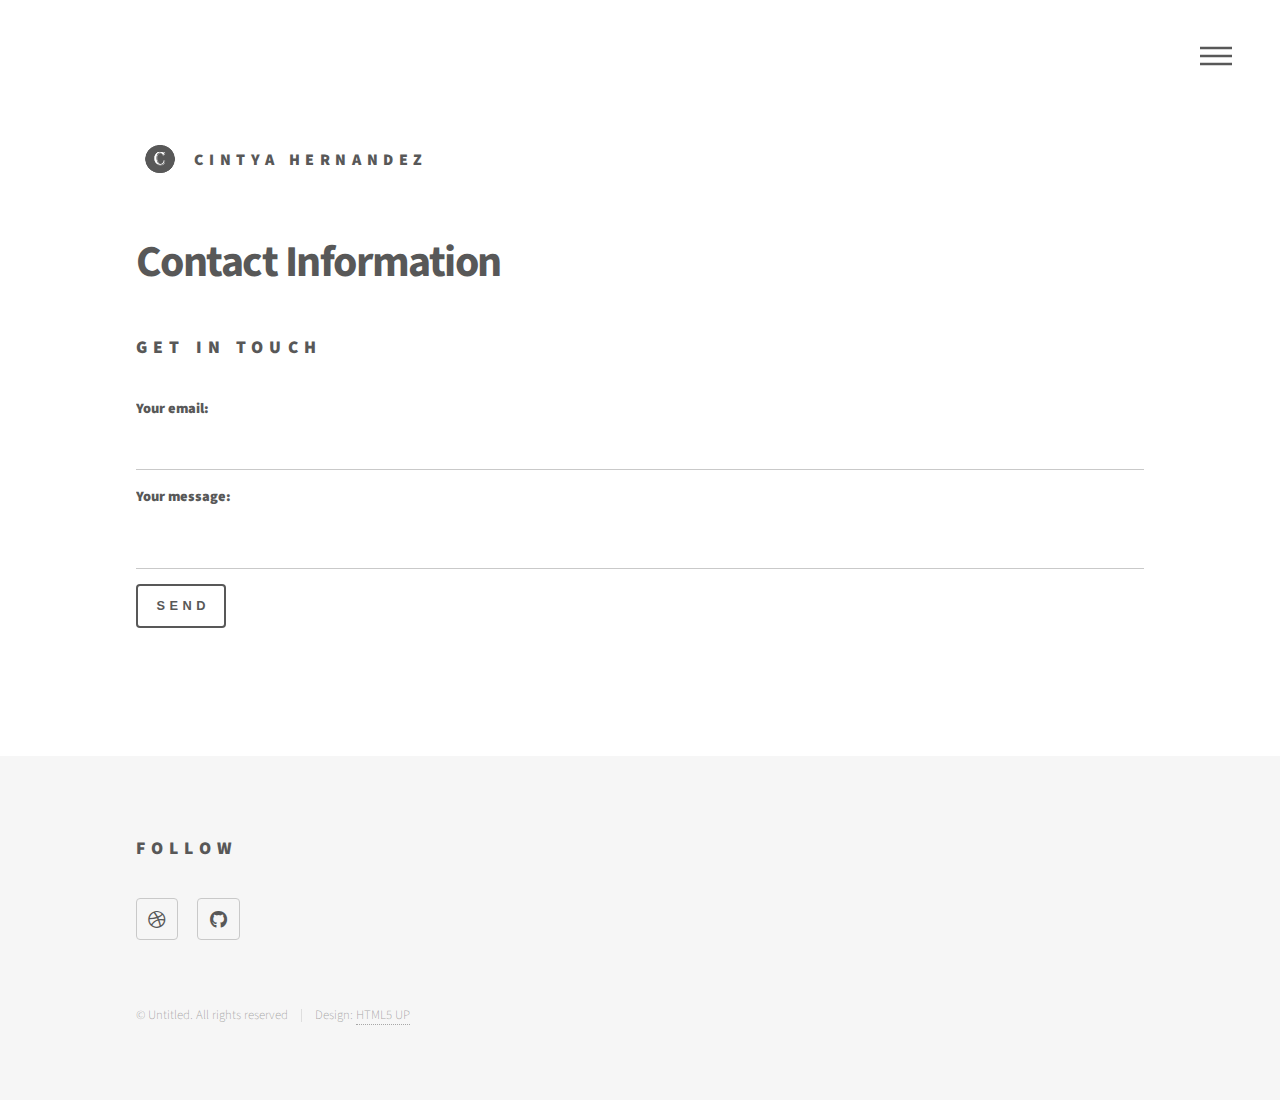
<file: elements.html>
<!DOCTYPE HTML>
<!--
	Phantom by HTML5 UP
	html5up.net | @ajlkn
	Free for personal and commercial use under the CCA 3.0 license (html5up.net/license)
-->
<html>
	<head>
		<title>Elements - Phantom by HTML5 UP</title>
		<meta charset="utf-8" />
		<meta name="viewport" content="width=device-width, initial-scale=1, user-scalable=no" />
		<link rel="stylesheet" href="assets/css/main.css" />
		<noscript><link rel="stylesheet" href="assets/css/noscript.css" /></noscript>
	</head>
	<body class="is-preload">
		<!-- Wrapper -->
			<div id="wrapper">

				<!-- Header -->
					<header id="header">
						<div class="inner">

							<!-- Logo -->
								<a href="index.html" class="logo">
									<span class="symbol"><img src="images/c.jpg" alt="" /></span><span class="title">Cintya Hernandez</span>
								</a>

							<!-- Nav -->
								<nav>
									<ul>
										<li><a href="#menu">Menu</a></li>
									</ul>
								</nav>

						</div>
					</header>

				<!-- Menu -->
					<nav id="menu">
						<h2>Menu</h2>
						<ul>
							<li><a href="index.html">Work</a></li>
							<li><a href="generic.html"> About me</a></li>
							<li><a href="elements.html">Contact Information</a></li>
						</ul>
					</nav>

				<!-- Main -->
					<div id="main">
						<div class="inner">
							<h1>Contact Information</h1>

							<!-- Text -->
								<section>
					<div class="inner">
						<section>
							<h2>Get in touch</h2>
							<form
							action="https://formspree.io/f/mnqkjbak"
							method="POST"
						  >
							<label>
							  Your email:
							  <input type="email" name="email">
							</label>
							<label>
							  Your message:
							  <textarea name="message"></textarea>
							</label>
							<!-- your other form fields go here -->
							<button type="submit">Send</button>
						  </form>
						</section>
						</div>
								</section>
										</div>
									</div>
		
				<!-- Footer -->
					<footer id="footer">
						<div class="inner">
						
							<section>
								<h2>Follow</h2>
								<ul class="icons">
									<li><a href="#" class="icon brands style2 fa-dribbble"><span class="label">Dribbble</span></a></li>
									<li><a href="#" class="icon brands style2 fa-github"><span class="label">GitHub</span></a></li>
								</ul>
							</section>
							<ul class="copyright">
								<li>&copy; Untitled. All rights reserved</li><li>Design: <a href="http://html5up.net">HTML5 UP</a></li>
							</ul>
					</footer>

			</div>

		<!-- Scripts -->
			<script src="assets/js/jquery.min.js"></script>
			<script src="assets/js/browser.min.js"></script>
			<script src="assets/js/breakpoints.min.js"></script>
			<script src="assets/js/util.js"></script>
			<script src="assets/js/main.js"></script>

	</body>
</html>
</file>
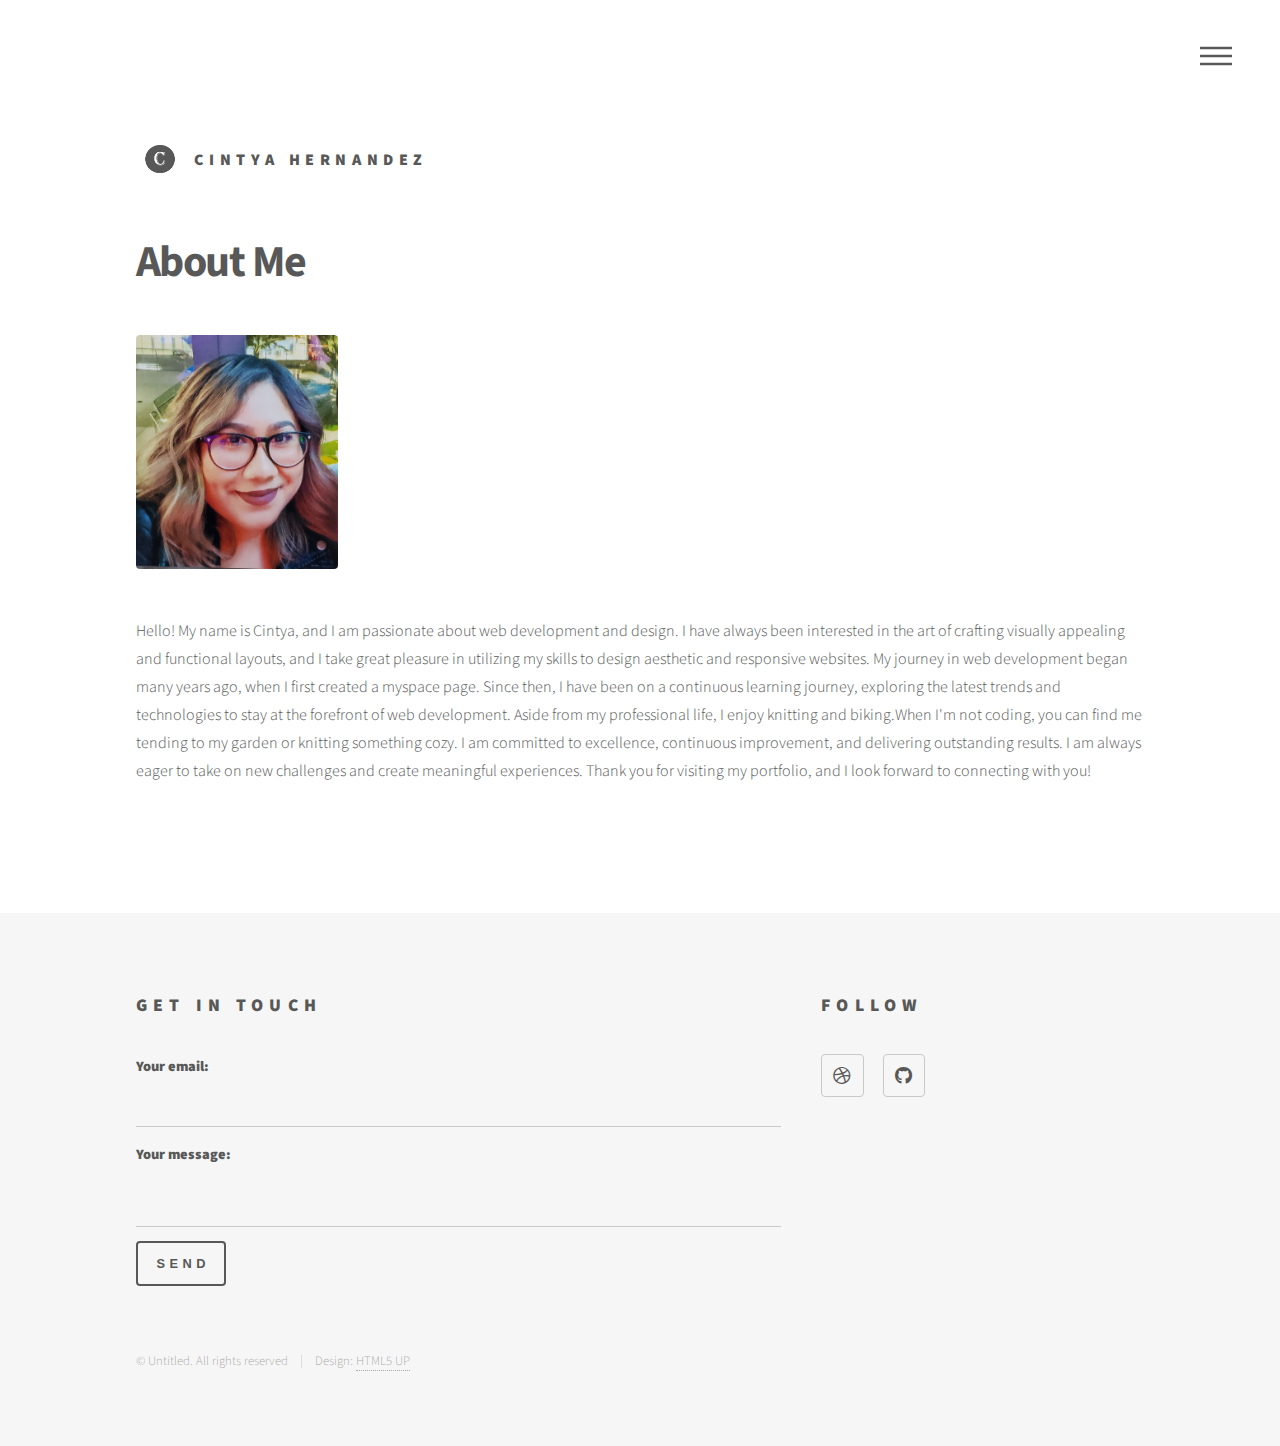
<file: generic.html>
<!DOCTYPE HTML>
<!--
	Phantom by HTML5 UP
	html5up.net | @ajlkn
	Free for personal and commercial use under the CCA 3.0 license (html5up.net/license)
-->
<html>
	<head>
		<title>Cintya Hernandez - Portfolio</title>
		<meta charset="utf-8" />
		<meta name="viewport" content="width=device-width, initial-scale=1, user-scalable=no" />
		<link rel="stylesheet" href="assets/css/main.css" />
		<noscript><link rel="stylesheet" href="assets/css/noscript.css" /></noscript>
	</head>
	<body class="is-preload">
		<!-- Wrapper -->
			<div id="wrapper">

				<!-- Header -->
					<header id="header">
						<div class="inner">

							<!-- Logo -->
								<a href="index.html" class="logo">
									<span class="symbol"><img src="images/c.jpg" alt="" /></span><span class="title">Cintya Hernandez</span>
								</a>

							<!-- Nav -->
								<nav>
									<ul>
										<li><a href="#menu">Menu</a></li>
									</ul>
								</nav>

						</div>
					</header>

				<!-- Menu -->
					<nav id="menu">
						<h2>Menu</h2>
						<ul>
							<li><a href="index.html">Work</a></li>
							<li><a href="generic.html">About me</a></li>
							<li><a href="elements.html">Contact Information</a></li>
						</ul>
					</nav>

				<!-- Main -->
					<div id="main">
						<div class="inner">
							<h1>About Me</h1>
							<span class="image main"><img src="images/me.jpg" alt="" /></span>
							<p>Hello! My name is Cintya, and I am passionate about web development and design. 
								I have always been interested in the art of crafting visually appealing and functional layouts, and I take great pleasure in utilizing my skills to design aesthetic and responsive websites.
								My journey in web development began many years ago, when I first created a myspace page. 
								Since then, I have been on a continuous learning journey, exploring the latest trends and technologies to stay at the forefront of web development.
								Aside from my professional life, I enjoy knitting and biking.When I'm not coding, you can find me tending to my garden or knitting something cozy.
								I am committed to excellence, continuous improvement, and delivering outstanding results.
								I am always eager to take on new challenges and create meaningful experiences.
								Thank you for visiting my portfolio, and I look forward to connecting with you!</p>
						</div>
					</div>

				<!-- Footer -->
					<footer id="footer">
						<div class="inner">
							<section>
								<h2>Get in touch</h2>

									<form
									action="https://formspree.io/f/mnqkjbak"
									method="POST"
								  >
									<label>
									  Your email:
									  <input type="email" name="email">
									</label>
									<label>
									  Your message:
									  <textarea name="message"></textarea>
									</label>
									<!-- your other form fields go here -->
									<button type="submit">Send</button>
								  </form>

							</section>
							<section>
								<h2>Follow</h2>
								<ul class="icons">
									<li><a href="#" class="icon brands style2 fa-dribbble"><span class="label">Dribbble</span></a></li>
									<li><a href="#" class="icon brands style2 fa-github"><span class="label">GitHub</span></a></li>
								</ul>
							</section>
							<ul class="copyright">
								<li>&copy; Untitled. All rights reserved</li><li>Design: <a href="http://html5up.net">HTML5 UP</a></li>
							</ul>
						</div>
					</footer>

			</div>

		<!-- Scripts -->
			<script src="assets/js/jquery.min.js"></script>
			<script src="assets/js/browser.min.js"></script>
			<script src="assets/js/breakpoints.min.js"></script>
			<script src="assets/js/util.js"></script>
			<script src="assets/js/main.js"></script>

	</body>
</html>
</file>
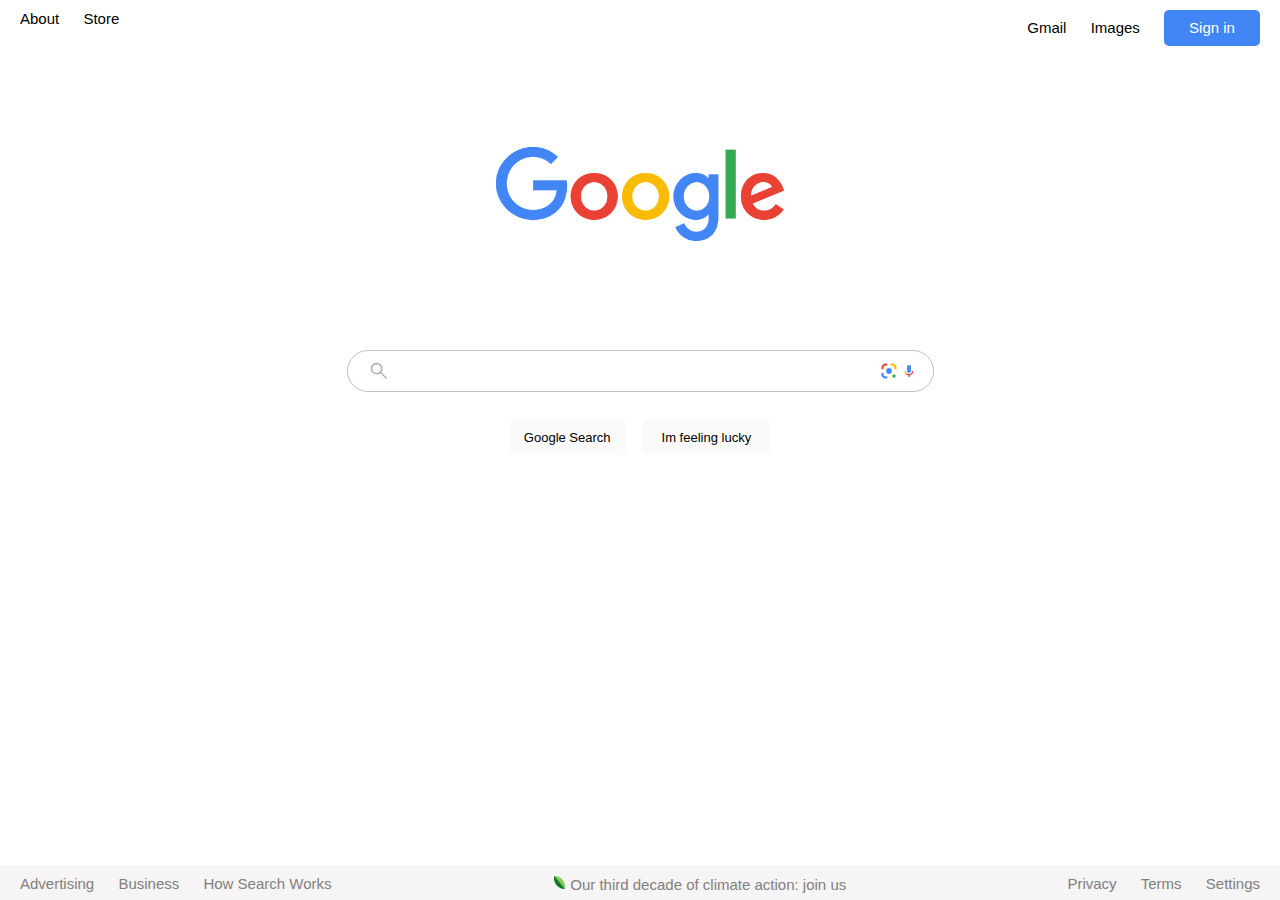
<file: googleclone.html>
<!DOCTYPE html>
<html>
<head>
    <meta charset="UTF-8" />
    <title>Google</title>
    <link rel="stylesheet" href="gclone-styles.css">
    <link rel="stylesheet" href="https://fonts.googleapis.com/css2?family=Material+Symbols+Outlined:opsz,wght,FILL,GRAD@20..48,100..700,0..1,-50..200" />
    <link rel="preconnect" href="https://fonts.googleapis.com">
    <link rel="stylesheet" href="https://fonts.googleapis.com/css2?family=Material+Symbols+Outlined:opsz,wght,FILL,GRAD@20..48,100..700,0..1,-50..200" />
    <link rel="icon" type="images/google-favicon" href="images/google-favicon.ico">
</head>
<body>
    <header>
    <nav>
        <ul>
        <div class="left">
        <li><a href="">About</a></li>
        <li><a href="">Store</a></li>
        </div>
        <div class="right">
        <li><a href="">Gmail</a></li>
        <li><a href="">Images</a></li>
      
        <li><type="button" class="sign-in-button">Sign in</type></li> 
        
    </div>
    </ul>
    </nav>
    </header>
    <div class="logo">
    <img src="images/googlelogo.png" alt="Google">
    </div>
    <div class="search-middle">
    <div class="search-container">
    <input name="search-box" type="text" class="search-input"> 
    <span class="material-symbols-outlined">search</span>
    <span class="input-icon1"><img src="images/google-mic.png" alt="Search by voice"></span>
    <span class="input-icon2"><img src="images/google-lens.png" alt="Search by images"></span>
    </div>

    <div class="button-container">
    <input type="button" class="button" value="Google Search">
    <a href="#" class="lucky-button">Im feeling lucky</a>
    </div>
    </div>

  <footer>
    <nav>
        <ul>
        <div class="left-foot">
        <li><a href="">Advertising</a></li>
        <li><a href="">Business</a></li>
        <li><a href="">How Search Works</a></li>
        </div>
        <a class="climate-link" href=""><img src="images/google-leaf.png" alt="leaf"> Our third decade of climate action: join us</a>
        <div class="right-foot">
        <li><a href="">Privacy</a></li>
        <li><a href="">Terms</a></li>
        <li><a href="">Settings</a></li> 
    </div>
    </ul>
    </nav>
  </footer>  
</body>
</html>
</file>
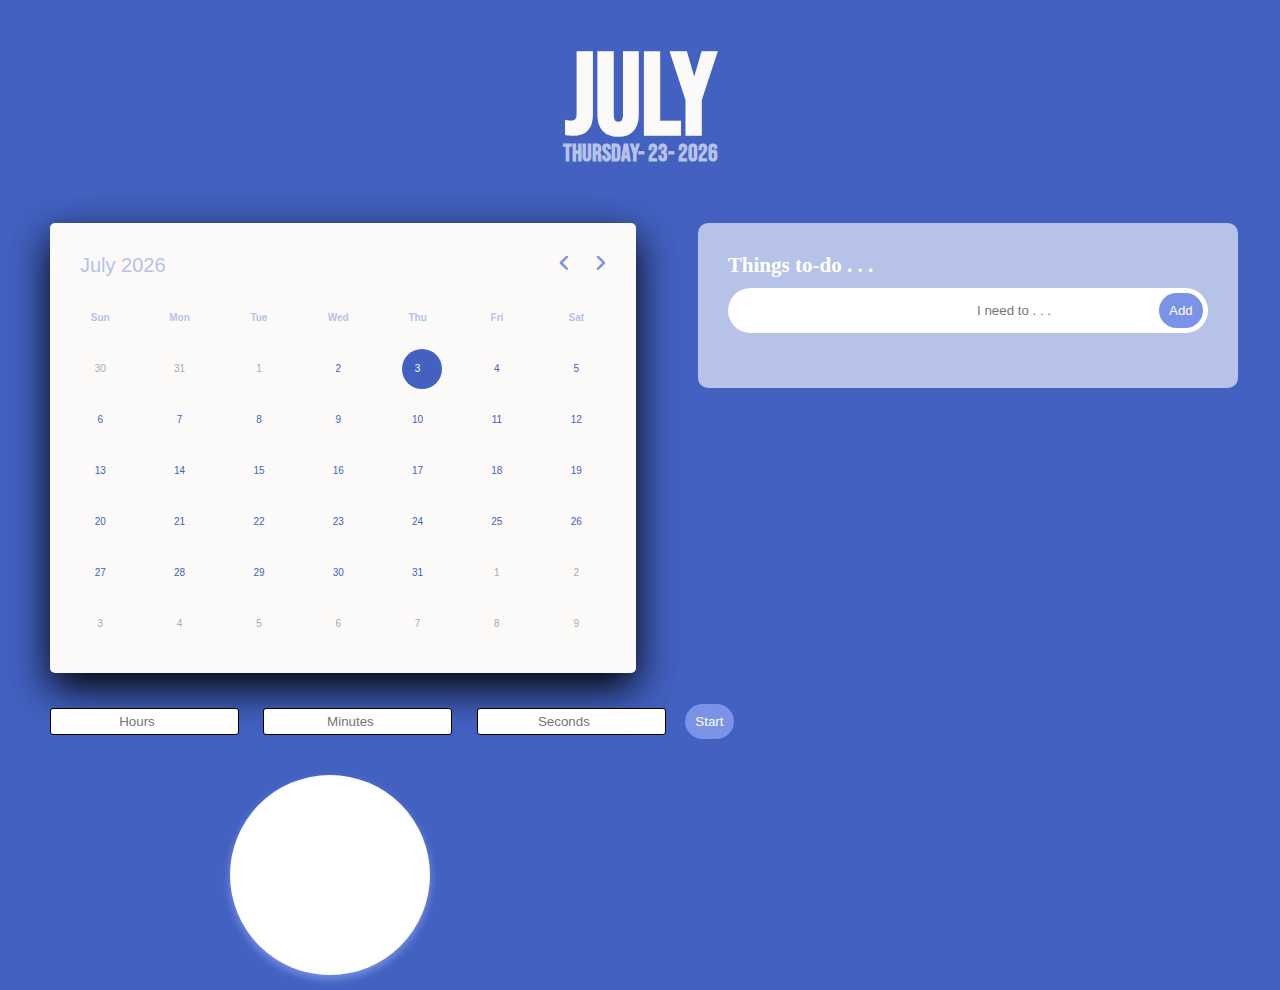
<file: planner.html>
<!DOCTYPE html>
<!-- timer website -->
<html lang="en">
<head>
    <meta charset="UTF-8">
    <title>PLANNER.</title>
    <!---<link rel="stylesheet" href="timerstyles.css"> -->
    <link rel="preconnect" href="https://fonts.gstatic.com" crossorigin> <!--font styles-->
    <link href="https://fonts.googleapis.com/css2?family=DM+Serif+Display:ital@0;1&display=swap" rel="stylesheet"> <!--font link-->
    <link rel="stylesheet" href="https://fonts.googleapis.com/css2?family=Material+Symbols+Rounded:opsz,wght,FILL,GRAD@20..48,100..700,0..1,-50..200">
    <link rel="preconnect" href="https://fonts.googleapis.com">
    <link rel="preconnect" href="https://fonts.gstatic.com" crossorigin>
    <link href="https://fonts.googleapis.com/css2?family=Bebas+Neue&display=swap" rel="stylesheet"> <!--font-->
    <link rel="stylesheet" href="plannerstyles.css">
</head>
<body>
    <div class="date">
        <h1 id="month"></h1>
        <h2 id="date"></h2>
    </div>
   <!-- calendar start-->
  <div class="sidebyside">
   <div class="wrap">
    <header>
    <p class="current-date" id="currentMonthYear"></p>
    <div class="icons">
       <span id="prev" class="material-symbols-rounded">chevron_left</span>
       <span id="next" class="material-symbols-rounded">chevron_right</span>
     </div>
    </header>
    <div class="calendar">
        <ul class="weeks">
           <li>Sun</li>
           <li>Mon</li>
           <li>Tue</li>
           <li>Wed</li> 
           <li>Thu</li>
           <li>Fri</li>
           <li>Sat</li>
        </ul>
        <ul class="days" id="calendar-days">
            <li class="inactive">30</li> <!--inactive day/last day of previous month-->
            <li class="inactive">31</li>
            <li class="inactive">1</li>
            <li class="active">2</li>
            <li>3</li>
            <li>4</li>
            <li>5</li> 
            <li>6</li>
            <li>7</li>
            <li>8</li>
            <li>9</li>
            <li>10</li>
            <li>11</li>
            <li>12</li>
            <li>13</li> 
            <li>14</li>
            <li>15</li>
            <li>16</li>
            <li>17</li>
            <li>18</li>
            <li>19</li>
            <li>20</li>
            <li>21</li> 
            <li>22</li>
            <li>23</li>
            <li>24</li>
            <li>25</li>
            <li>26</li>
            <li>27</li> 
            <li>28</li>
            <li>29</li>
            <li>30</li>
            <li>31</li>
            <li class="inactive">1</li>
            <li class="inactive">2</li>
            <li class="inactive">3</li>
            <li class="inactive">4</li>
            <li class="inactive">5</li>
            <li class="inactive">6</li>
            <li class="inactive">7</li>
            <li class="inactive">8</li>
            <li class="inactive">9</li>
         </ul>
   </div>
   <!-- Closing div tag moved here -->
   </div>

    <!----  to-do list start -->
    <div class="todo-container">
        <div class="todo-app">
        <h3>Things to-do . . .</h3>
        <div class="todo-row">
            <input type="text" id="input" placeholder="I need to . . . ">
            <button id = "todoAdd"> Add </button>
        </div>
        <ul id="list-container">
<!---comment this out <li class="checked">Task 1 </li>-->
        </ul>
        </div>   
    </div>
    </div>
    <!--user input for times-->
    <section> <!--user input the amount of time and clicks submit. when they click submit the function will be called-->
       <div class="timer">
        <input type="number" id="hoursInput" placeholder="Hours">
        <input type="number" id="minutesInput" placeholder="Minutes">
        <input type="number" id="secondsInput" placeholder="Seconds">
        <button id="startbtn" >Start</button>
    </section>
    <main>
    <!--this will hold the times -->
   <div id ="timerContainer" class = "timerContainer">
            <div class = "timerCenter"></div>
            <div id="timer"></div>
        </div>
    </div>
</div>
    </main>
    </body>
    <script src="planner.java"></script>
    </html>
</file>
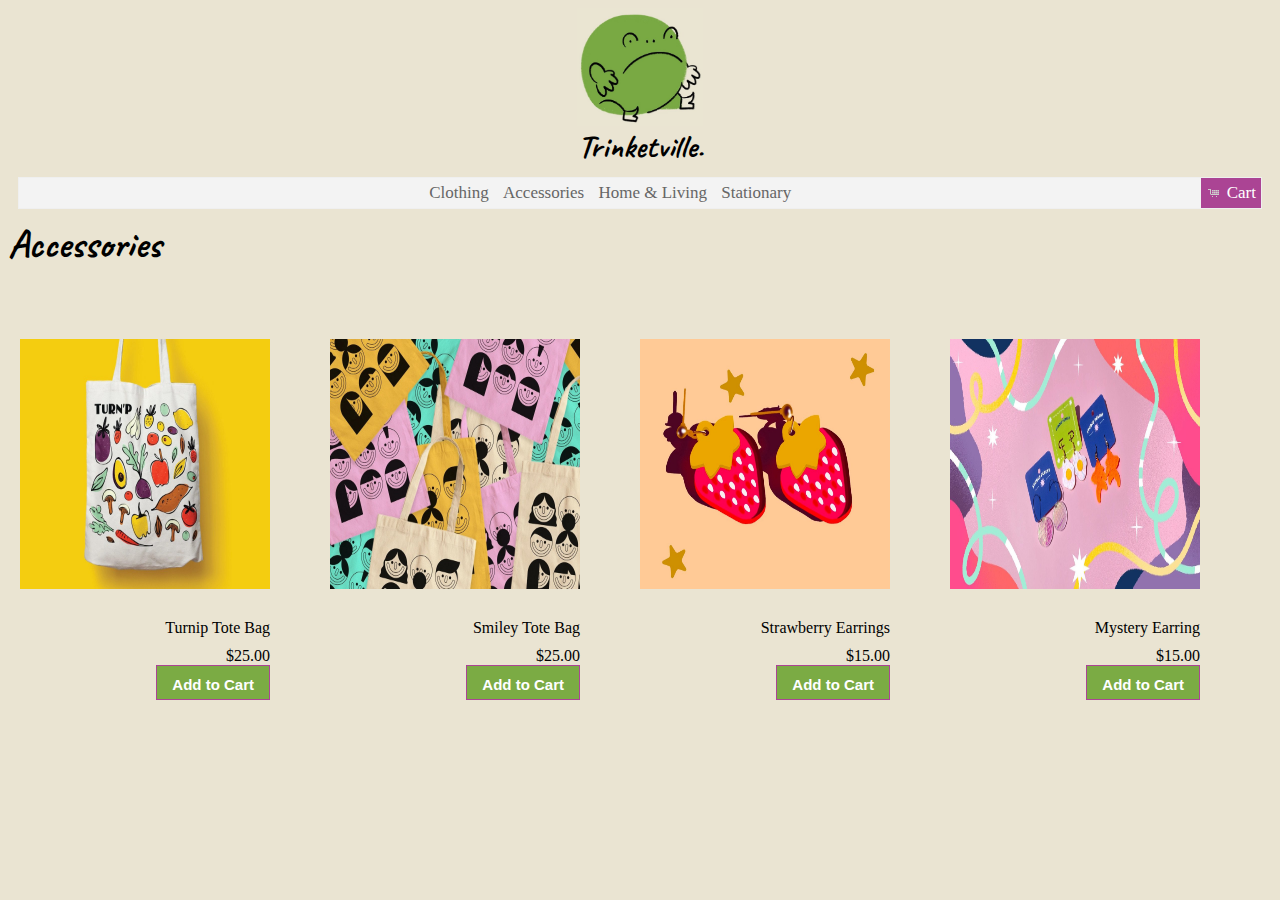
<file: t-accessories.html>
<!DOCTYPE html>
<html>
<head>
    <meta charset="UTF-8" />
    <meta name="viewport" content="width=device-width, initial-scale=1.0">
    <title>Trinketville.</title>
    <link rel="stylesheet" href="form.css">
    <!-- link to jquery ui -->
   <link rel="stylesheet" href="jquery-ui-1.13.2.custom/jquery-ui.css">
   <link rel="stylesheet" href="jquery-ui-1.13.2.custom/jquery-ui.structure.css">
   <link rel="stylesheet" href="jquery-ui-1.13.2.custom/jquery-ui.theme.css">
   <!--link to google fonts-->
   <link rel="preconnect" href="https://fonts.googleapis.com">
   <link rel="preconnect" href="https://fonts.gstatic.com" crossorigin>
   <link href="https://fonts.googleapis.com/css2?family=Caveat:wght@400;500;600&display=swap" rel="stylesheet">
   <!--link to java file-->
   <script src="form1.js"></script>
</head>
<body>
    <header>
        <img src="images/trinkk.jpg">

        <h1>Trinketville.</h1>
    </header>
    <!--nav-->
    <ul>
        <li><a href="t-clothing.html">Clothing</a></li>
        <li><a href="t-accessories.html">Accessories</a></li>
        <li><a href="t-homeliving.html">Home & Living</a></li>
        <li><a href="t-stationary.html">Stationary</a></li>
        <li style="float:right"><a class="active" href="t-shoppingbag.html"><span class="ui-icon ui-icon-cart"></span> Cart</a></li>
    </ul>
    <h2>Accessories</h2>
    <div class="accessories">
        <div class="a1">
        <img src="images/tnr.jpg">
        <p>Turnip Tote Bag</p>
        <p>$25.00</p>
        <input type="submit" value="Add to Cart" class="ui-button">
        </div>
        <div class="a1">
            <img src="images/tote.jpg">
            <p>Smiley Tote Bag</p>
            <p>$25.00</p>
            <input type="submit" value="Add to Cart" class="ui-button">
        </div>
        <div class="a1">
            <img src="images/straw.jpg">
            <p>Strawberry Earrings</p>
            <p>$15.00</p>
            <input type="submit" value="Add to Cart" class="ui-button">
        </div>
        <div class="a1">
            <img src="images/randear.jpg">
            <p>Mystery Earring</p>
            <p>$15.00</p>
            <input type="submit" value="Add to Cart" class="ui-button">
        </div>
 </div>
</body>
</html>
</file>
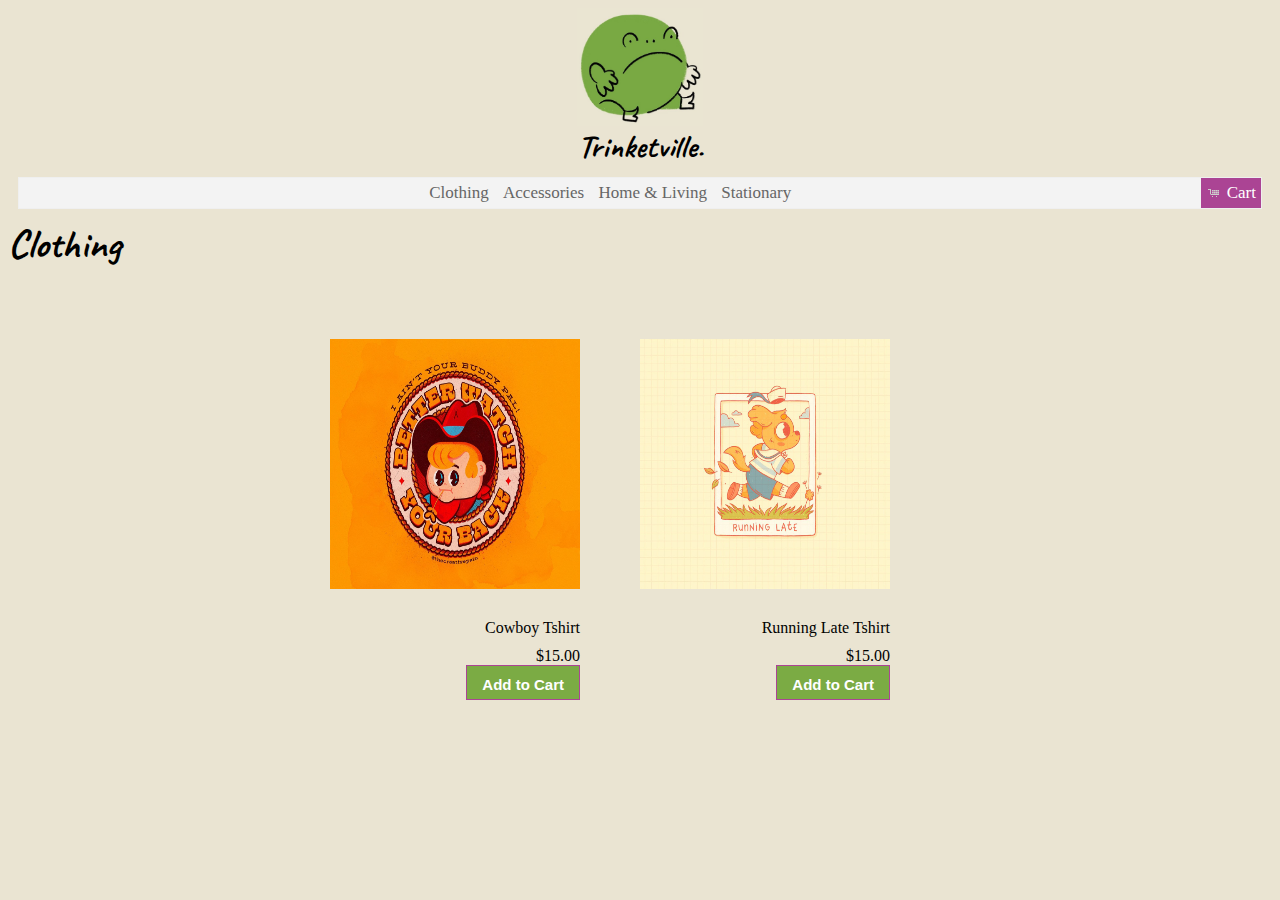
<file: t-clothing.html>
<!DOCTYPE html>
<html>
<head>
    <meta charset="UTF-8" />
    <title>Trinketville.</title>
    <link rel="stylesheet" href="form.css">
    <!-- link to jquery ui -->
   <link rel="stylesheet" href="jquery-ui-1.13.2.custom/jquery-ui.css">
   <link rel="stylesheet" href="jquery-ui-1.13.2.custom/jquery-ui.structure.css">
   <link rel="stylesheet" href="jquery-ui-1.13.2.custom/jquery-ui.theme.css">
   <!--link to google fonts-->
   <link rel="preconnect" href="https://fonts.googleapis.com">
   <link rel="preconnect" href="https://fonts.gstatic.com" crossorigin>
   <link href="https://fonts.googleapis.com/css2?family=Caveat:wght@400;500;600&display=swap" rel="stylesheet">
   <!--link to java file-->
   <script src="form1.js"></script>
</head>
<body>
    <header>
        <img src="images/trinkk.jpg">

        <h1>Trinketville.</h1>
    </header>
    <!--nav-->
    <ul>
        <li><a href="t-clothing.html">Clothing</a></li>
        <li><a href="t-accessories.html">Accessories</a></li>
        <li><a href="t-homeliving.html">Home & Living</a></li>
        <li><a href="t-stationary.html">Stationary</a></li>
        <li style="float:right"><a class="active" href="t-shoppingbag.html"><span class="ui-icon ui-icon-cart"></span> Cart</a></li>

    </ul>
    <h2>Clothing</h2>
   <div class="clothing">
    <div class="c1">
        <img src="images/cowboytshirt.jpg">
        <p>Cowboy Tshirt </p>
        <p>$15.00</p>
        <input type="submit" value="Add to Cart" class="ui-button">
        </div>
        <div class="c1">
            <img src="images/runninglate.jpg">
            <p>Running Late Tshirt</p>
            <p>$15.00</p>
            <input type="submit" value="Add to Cart" class="ui-button">
            </div>
   </div>  
</body>
</html>
</file>
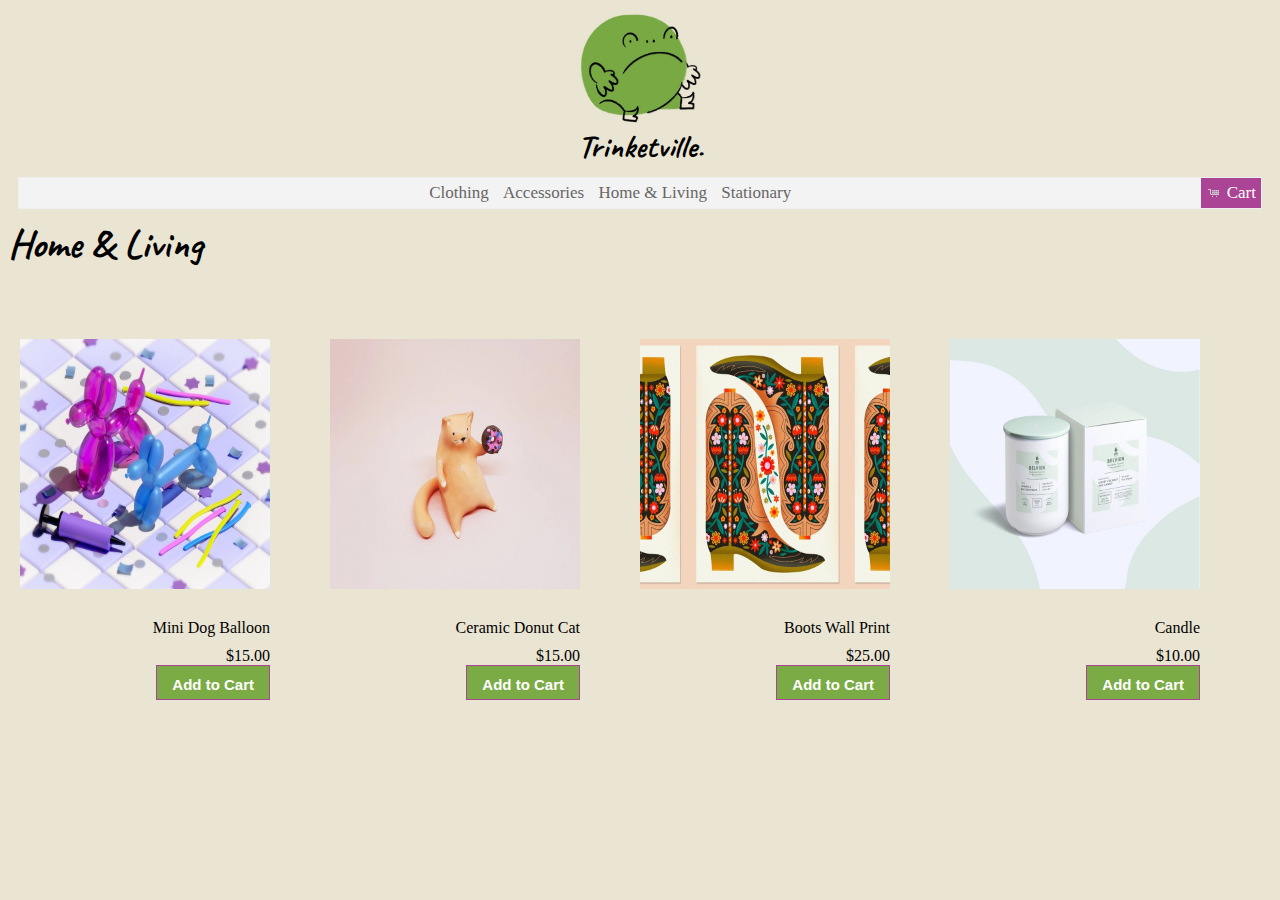
<file: t-homeliving.html>
<!DOCTYPE html>
<html>
<head>
    <meta charset="UTF-8" />
    <meta name="viewport" content="width=device-width, initial-scale=1.0">
    <title>Trinketville.</title>
    <link rel="stylesheet" href="form.css">
    <!-- link to jquery ui -->
   <link rel="stylesheet" href="jquery-ui-1.13.2.custom/jquery-ui.css">
   <link rel="stylesheet" href="jquery-ui-1.13.2.custom/jquery-ui.structure.css">
   <link rel="stylesheet" href="jquery-ui-1.13.2.custom/jquery-ui.theme.css">
   <!--link to google fonts-->
   <link rel="preconnect" href="https://fonts.googleapis.com">
   <link rel="preconnect" href="https://fonts.gstatic.com" crossorigin>
   <link href="https://fonts.googleapis.com/css2?family=Caveat:wght@400;500;600&display=swap" rel="stylesheet">
   <!--link to java file-->
   <script src="form1.js"></script>
</head>
<body>
    <header>
        <img src="images/trinkk.jpg">

        <h1>Trinketville.</h1>
    </header>
    <!--nav-->
    <ul>
        <li><a href="t-clothing.html">Clothing</a></li>
        <li><a href="t-accessories.html">Accessories</a></li>
        <li><a href="t-homeliving.html">Home & Living</a></li>
        <li><a href="t-stationary.html">Stationary</a></li>
        <li style="float:right"><a class="active" href="t-shoppingbag.html"><span class="ui-icon ui-icon-cart"></span> Cart</a></li>
    </ul>
    <h2>Home & Living</h2>
   <div class="homeliving">
    <div class="hl1">
        <img src="images/balloon.jpg">
        <p>Mini Dog Balloon</p>
        <p>$15.00</p>
        <input type="submit" value="Add to Cart" class="ui-button">
        </div>
        <div class="hl1">
            <img src="images/ceramiccat.jpg">
            <p>Ceramic Donut Cat</p>
            <p>$15.00</p>
            <input type="submit" value="Add to Cart" class="ui-button">
            </div>
            <div class="hl1">
                <img src="images/cowboywallp.jpg">
                <p>Boots Wall Print</p>
                <p>$25.00</p>
                <input type="submit" value="Add to Cart" class="ui-button">
                </div>  
                <div class="hl1">
                    <img src="images/candle2.jpg">
                    <p>Candle</p>
                    <p>$10.00</p>
                    <input type="submit" value="Add to Cart" class="ui-button">
                    </div>   
   </div>
</body>
</htm>
</file>
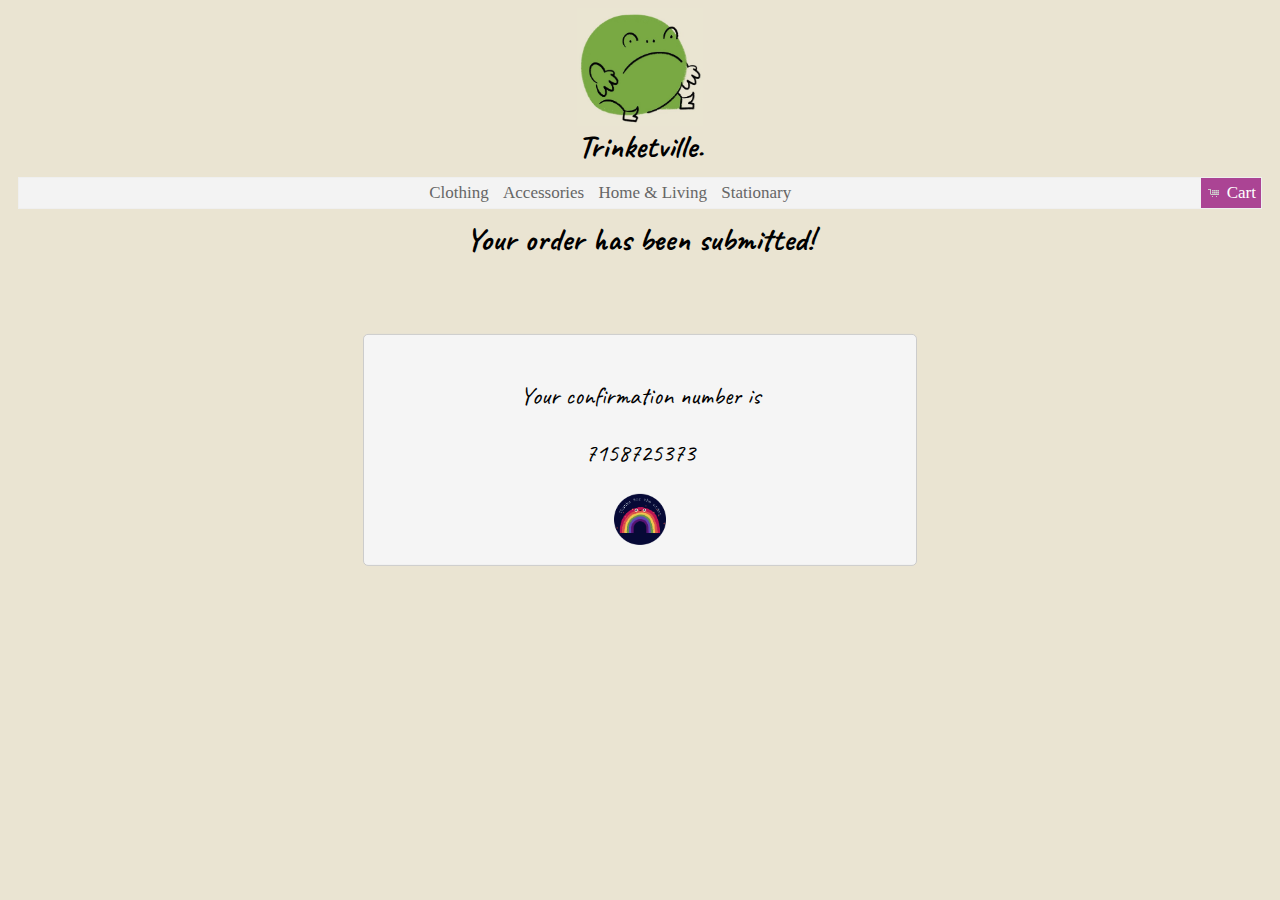
<file: t-orderplaced.html>
<!DOCTYPE html>
<html>
<head>
    <meta charset="UTF-8" />
    <meta name="viewport" content="width=device-width, initial-scale=1.0">
    <title>Trinketville.</title>
    <link rel="stylesheet" href="form.css">
    <!-- link to jquery ui -->
   <link rel="stylesheet" href="jquery-ui-1.13.2.custom/jquery-ui.css">
   <link rel="stylesheet" href="jquery-ui-1.13.2.custom/jquery-ui.structure.css">
   <link rel="stylesheet" href="jquery-ui-1.13.2.custom/jquery-ui.theme.css">
   <!--link to google fonts-->
   <link rel="preconnect" href="https://fonts.googleapis.com">
   <link rel="preconnect" href="https://fonts.gstatic.com" crossorigin>
   <link href="https://fonts.googleapis.com/css2?family=Caveat:wght@400;500;600&display=swap" rel="stylesheet">
   <!--link to java file-->
   <script src="form1.js"></script>
</head>
<body>
    <header>
        <img src="images/trinkk.jpg">

        <h1>Trinketville.</h1>
    </header>
    <!--nav-->
    <ul>
        <li><a href="t-clothing.html">Clothing</a></li>
        <li><a href="t-accessories.html">Accessories</a></li>
        <li><a href="t-homeliving.html">Home & Living</a></li>
        <li><a href="t-stationary.html">Stationary</a></li>
        <li style="float:right"><a class="active" href="t-shoppingbag.html"><span class="ui-icon ui-icon-cart"></span> Cart</a></li>
    </ul>
    <h1>Your order has been submitted!</h1>
<section id="thanks">
   <p>Your confirmation number is </p> <p id="order"></p>
   <img src="images/thanks.png">
</section>
</body>
<script>
    document.getElementById("order").innerHTML =
    Math.floor(Math.random() * 10000000000);
   </script>
</htm>
</file>
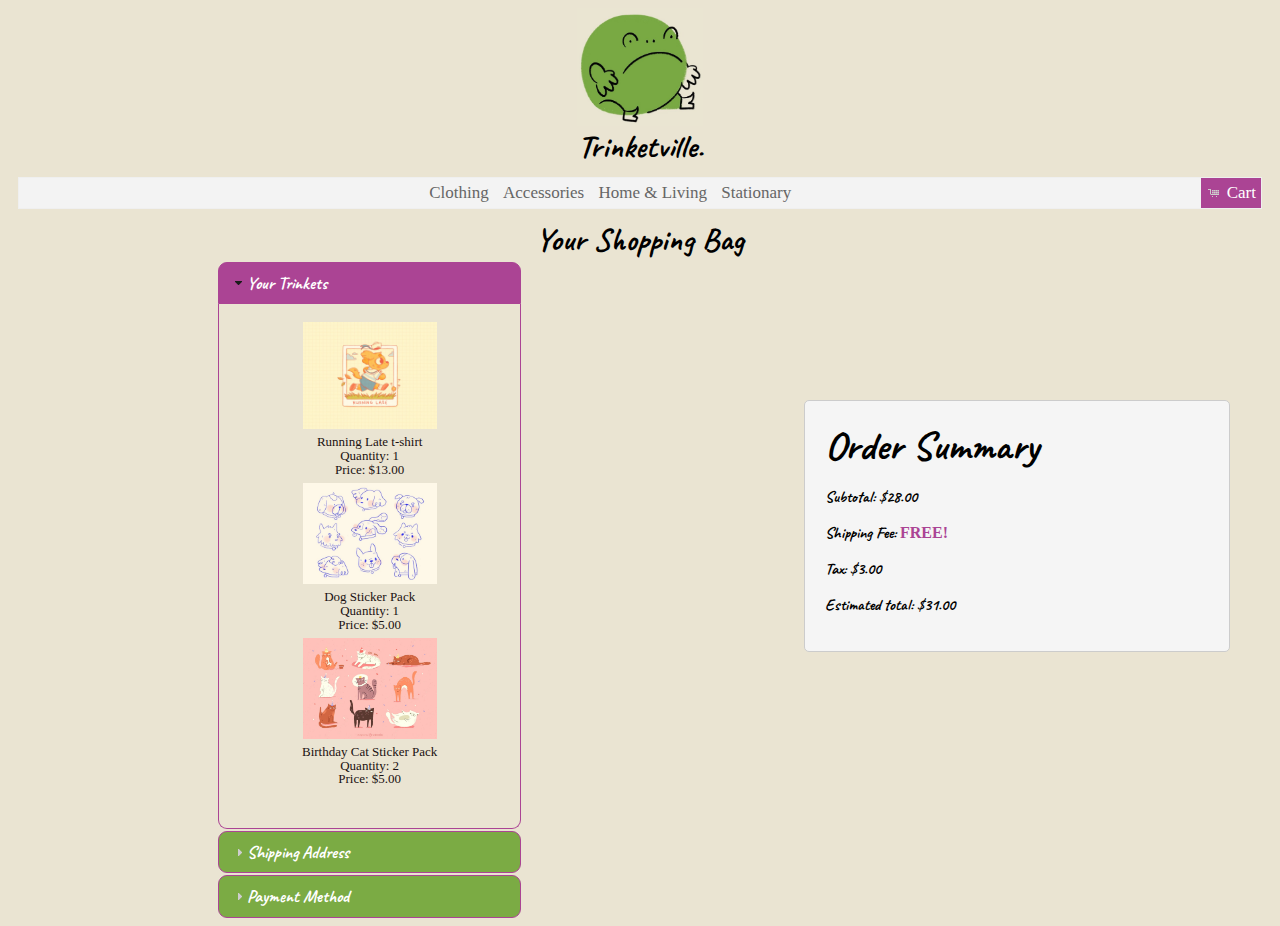
<file: t-shoppingbag.html>
<!DOCTYPE html>
<html>
<head>
    <meta name="viewport" content="width=device-width, initial-scale=1.0">
    <title>Trinketville.</title>
    <link rel="stylesheet" href="form.css">
     <!-- link to jquery ui -->
    <link rel="stylesheet" href="jquery-ui-1.13.2.custom/jquery-ui.css">
    <link rel="stylesheet" href="jquery-ui-1.13.2.custom/jquery-ui.structure.css">
    <link rel="stylesheet" href="jquery-ui-1.13.2.custom/jquery-ui.theme.css">
    <!--link to google fonts-->
    <link rel="preconnect" href="https://fonts.googleapis.com">
    <link rel="preconnect" href="https://fonts.gstatic.com" crossorigin>
    <link href="https://fonts.googleapis.com/css2?family=Caveat:wght@400;500;600&display=swap" rel="stylesheet">
    <!--link to java file-->
    <script src="form1.js"></script>
</head>
<body>
    <header>
        <img src="images/trinkk.jpg">
        <h1>Trinketville.</h1>
    </header>
    <!--nav-->
    <ul>
        <li><a href="t-clothing.html">Clothing</a></li>
        <li><a href="t-accessories.html">Accessories</a></li>
        <li><a href="t-homeliving.html">Home & Living</a></li>
        <li><a href="t-stationary.html">Stationary</a></li>
        <li style="float:right"><a class="active" href="t-shoppingbag.html"><span class="ui-icon ui-icon-cart"></span> Cart</a></li>
    </ul>
    <h1>Your Shopping Bag</h1>
    <div id="sum">
        <h3>Order Summary</h3>
        <div id="orderSummary">
        <p> Subtotal: $28.00 </p>
        <p>Shipping Fee: <span ><b>FREE!</b></span></p>
        <p> Tax: $3.00</p>
        <p> Estimated total: $31.00 </p>
        </div>
    </div><!--end of shipdets-->
<div class="shipping-details">
    <section id="shipping">
        <div id="accordion">
            <h3>Your Trinkets</h3>
        <div>
           <div id="item1">
                <img src="images/runninglate.jpg">
                <p>Running Late t-shirt</p>
                <p>Quantity: 1</p>
                <p>Price: $13.00</p>
            </div>
            <div id="item2">
                <img src="images/dogsticker.jpg">
                <p>Dog Sticker Pack</p>
                <p>Quantity: 1</p>
                <p>Price: $5.00</p>
            </div>
            <div id="item3">
                <img src="images/catsticker.jpg">
                <p>Birthday Cat Sticker Pack</p>
                <p>Quantity: 2</p>
                <p>Price: $5.00</p>
            </div>
        </div> <!--end reg div-->
        <h3>Shipping Address</h3>
        <div>
         <form action="t-orderplaced.html" method="post" name="frm" id="frm" >
        <label for="fname" class>First Name</label> <span> </span>
        <input type="text" name="fname" id="firstname" placeholder="First Name" maxlength=20>
        <label for="lname">Last Name</label> <span> </span>
        <input type="text" name="lname" id="lastname" placeholder="Last Name" maxlength=20>
        <label for="adrss">Address</label><span> </span>
        <input type="text" name="adrss" id="address" placeholder="Address" maxlength="40">
        <label for="city">City</label><span> </span>
        <input type="text" name="city" id="cty" placeholder="City" maxlength="40">
        <label for="state">State</label><span> </span>
        <input type="text" name="state" id="st" placeholder="State" maxlength="40">
        <label for="zip">Zip</label><span> </span>
        <input type="text" name="zip" id="zi" placeholder="Zip" maxlength="10">
        <label for="email">Email Address</label> <span> </span>
        <input type="text" name="email" id="mail" placeholder="Email Address" maxlength=30>
        <label for="number">Mobile number</label><span> </span>
        <input type="text" name="number" id="mobile" placeholder="Mobile number" maxlength="10">
        </form>
        </div> <!--end shipping address-->
            <h3>Payment Method</h3>
            <div class="radioset">
                <form action="orderplaced.html" method="post" name="frm2" id="frm2" >
                <label for="cc">Credit Card</label><span> </span>
                <input type="radio" id="cc" name="payment" value="CreditCard">
                <label for="gc"> Gift Card</label><span></span>
                <input type="radio" id="gc" name="payment" value="giftcard">
            <label for="creditcard">Card Numbers</label><span></span>
            <input type="numbers" name="nmbr" id="cardnum" maxlength="16">
            <label for ="expDate">Exp. Date</label><span></span>
            <input type="numbers" name="exp" id="expDate" maxlength="4">
            <div class="hide"> 
            <label for ="secCode">Security Code</label><span></span>
            <input type="text" name="sec" id="secCode" maxlength="3" >
            </div>
            <label class="switch">
               <input id="toggle" type="checkbox"> 
                <span class="slider round"></span> 
            </label>
            <p>Billing address is different from shipping</p>
            <div class="addressForm" style="display: none;">
            <label for="fname" class>First Name</label> <span> </span>
            <input type="text" name="fname" id="afirstname" placeholder="First Name" maxlength=20>
            <label for="lname">Last Name</label> <span> </span>
            <input type="text" name="lname" id="alastname" placeholder="Last Name" maxlength=20>
            <label for="adrss">Address</label><span> </span>
            <input type="text" name="adrss" id="aaddress" placeholder="Address" maxlength="40">
            <label for="city">City</label><span> </span>
            <input type="text" name="city" id="acty" placeholder="City" maxlength="40">
            <label for="state">State</label><span> </span>
            <input type="text" name="astate" id="ast" placeholder="State" maxlength="2">
            <label for="zip">Zip</label><span> </span>
            <input type="text" name="zip" id="azip" placeholder="Zip" maxlength="5">
                </div> <!--end of addressForm-->
                <input type="submit" value="Place order" class="ui-button">
                </form>
            </div> <!--end of payment method-->
</div> <!--end of accordion-->
</section> <!--end shipping sec-->
</div> <!--end summary section-->
</body>
<script src="jquery-ui-1.13.2.custom/external/jquery/jquery.js"></script>
<script src="jquery-ui-1.13.2.custom/jquery-ui.js"></script>
<script>
    $("#accordion").accordion();
    $( "#radioset" ).buttonset();
</script>
</html>
</file>
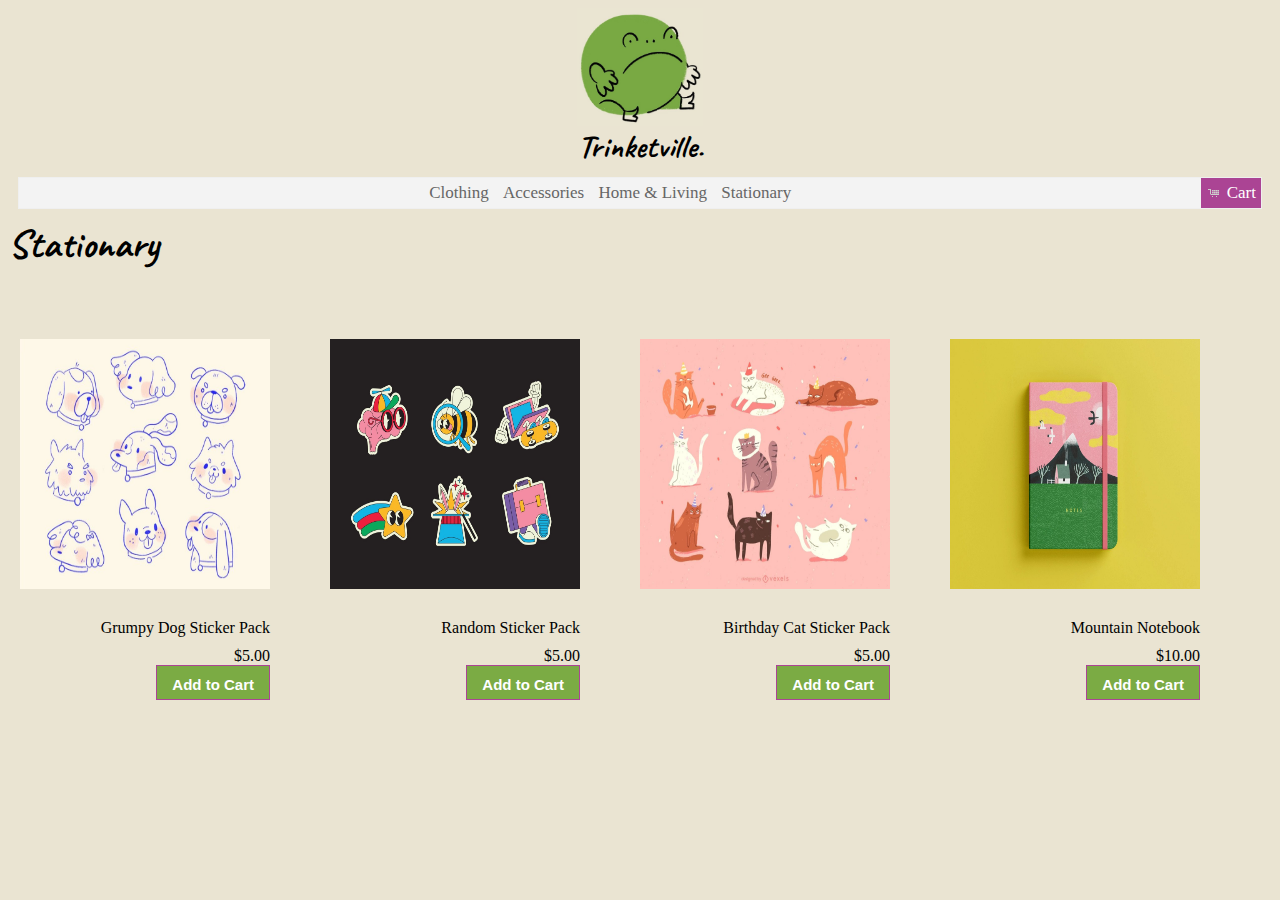
<file: t-stationary.html>
<!DOCTYPE html>
<html>
<head>
    <meta charset="UTF-8" />
    <meta name="viewport" content="width=device-width, initial-scale=1.0">
    <title>Trinketville.</title>
    <link rel="stylesheet" href="form.css">
    <!-- link to jquery ui -->
   <link rel="stylesheet" href="jquery-ui-1.13.2.custom/jquery-ui.css">
   <link rel="stylesheet" href="jquery-ui-1.13.2.custom/jquery-ui.structure.css">
   <link rel="stylesheet" href="jquery-ui-1.13.2.custom/jquery-ui.theme.css">
   <!--link to google fonts-->
   <link rel="preconnect" href="https://fonts.googleapis.com">
   <link rel="preconnect" href="https://fonts.gstatic.com" crossorigin>
   <link href="https://fonts.googleapis.com/css2?family=Caveat:wght@400;500;600&display=swap" rel="stylesheet">
   <!--link to java file-->
   <script src="form1.js"></script>
</head>
<body>
    <header>
        <img src="images/trinkk.jpg">
        <h1>Trinketville.</h1>
    </header>
    <!--nav-->
    <ul>
        <li><a href="t-clothing.html">Clothing</a></li>
        <li><a href="t-accessories.html">Accessories</a></li>
        <li><a href="t-homeliving.html">Home & Living</a></li>
        <li><a href="t-stationary.html">Stationary</a></li>
        <li style="float:right"><a class="active" href="t-shoppingbag.html"><span class="ui-icon ui-icon-cart"></span> Cart</a></li>
    </ul>
    <h2>Stationary</h2>
    <div class="stickers">
        <div class="p1">
        <img src="images/dogsticker.jpg">
        <p>Grumpy Dog Sticker Pack</p>
        <p>$5.00</p>
        <input type="submit" value="Add to Cart" class="ui-button">
        </div>
        <div class="p1">
        <img src="images/random.jpg">
        <p>Random Sticker Pack</p>
        <p>$5.00</p>
        <input type="submit" value="Add to Cart" class="ui-button">
        </div>
        <div class="p1">
        <img src="images/catsticker.jpg">
        <p>Birthday Cat Sticker Pack</p>
        <p>$5.00</p>
        <input type="submit" value="Add to Cart" class="ui-button">
        </div>
        <div class="p1">
            <img src="images/notebook.jpg">
            <p>Mountain Notebook</p>
            <p>$10.00</p>
            <input type="submit" value="Add to Cart" class ="ui-button">
        </div>
</div>
</body>
</html>
</file>
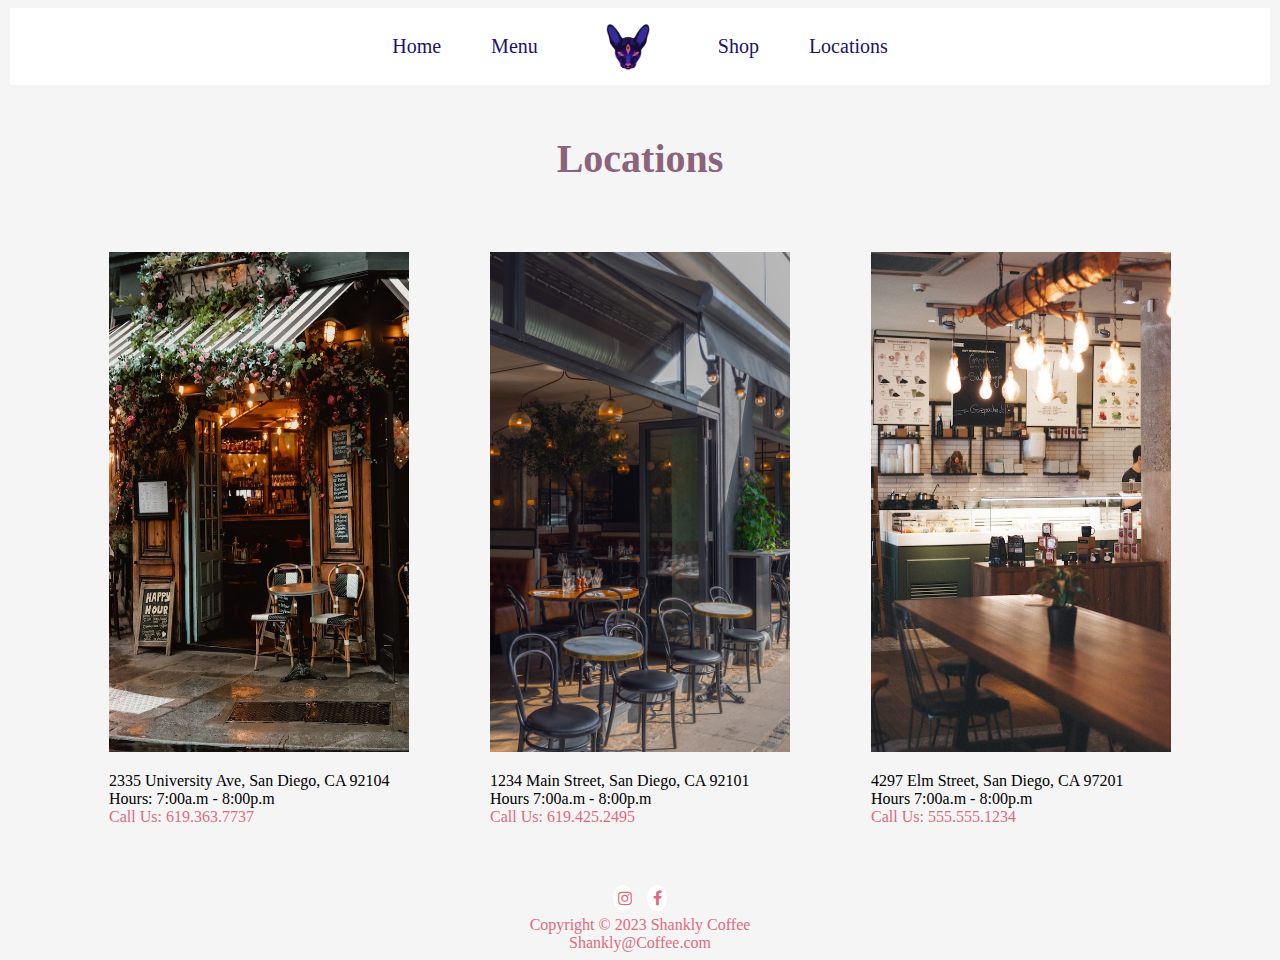
<file: vb-locations.html>
<!DOCTYPE html>
<html lang="en">
<meta charset="utf-8">
<meta name="viewport" content="width=device-width,initial-scale=1">
<head>
<title>Velvet Brews</title>
<link rel="stylesheet" href="velvetstyles.css">
<link rel="stylesheet" href="https://cdnjs.cloudflare.com/ajax/libs/font-awesome/4.7.0/css/font-awesome.min.css">
</head>

<body>
  <header>
    <nav class="nav">
        <a href="vb-home.html"> Home </a>
        <a href="vb-menu.html"> Menu </a>
        <img src="images/vellogo.png" alt="sphynx" class="navlogo">
        <a href="vb-shop.html">Shop</a>
        <a href="vb-locations.html"> Locations </a>
        </nav>
    </header>
    <h2> Locations </h2>
    <div id="container-location">
        <div class="location1">
         <img src="images/celine-ylmz-L2ost-ZEmK8-unsplash-min.jpg" alt="cafe location"width="300"height="500">
        <p>2335 University Ave, San Diego, CA 92104<br>Hours: 7:00a.m - 8:00p.m<br>
        <a href="tel: 619.363.7737"> Call Us: 619.363.7737</a></p>
        </div>
        <div class="location2">
            <img src="images/location2.jpg" alt="cafe location" width="300" height="500">
            <p>1234 Main Street, San Diego, CA 92101 <br> Hours 7:00a.m - 8:00p.m <br>
            <a href="tel:619-425-2495"> Call Us: 619.425.2495</a></p>
        </div>
        <div class="location3">
            <img src="images/location3.jpg"alt=" cafe location" width="300" height="500">
            <p>4297 Elm Street, San Diego, CA 97201 <br> Hours 7:00a.m - 8:00p.m <br>
                <a href="tel:555-555-1234"> Call Us: 555.555.1234</a></p>
        </div>
    </div>
<footer>
    <br><a href="#" class="fa fa-instagram"></a>
    <a href="#" class="fa fa-facebook"></a>
    <br>Copyright &copy; 2023 Shankly Coffee <br>
    <a href="mailto:Shankly@Coffee.com">Shankly@Coffee.com</a>
</footer>
</main>
</body>
</html>
</file>
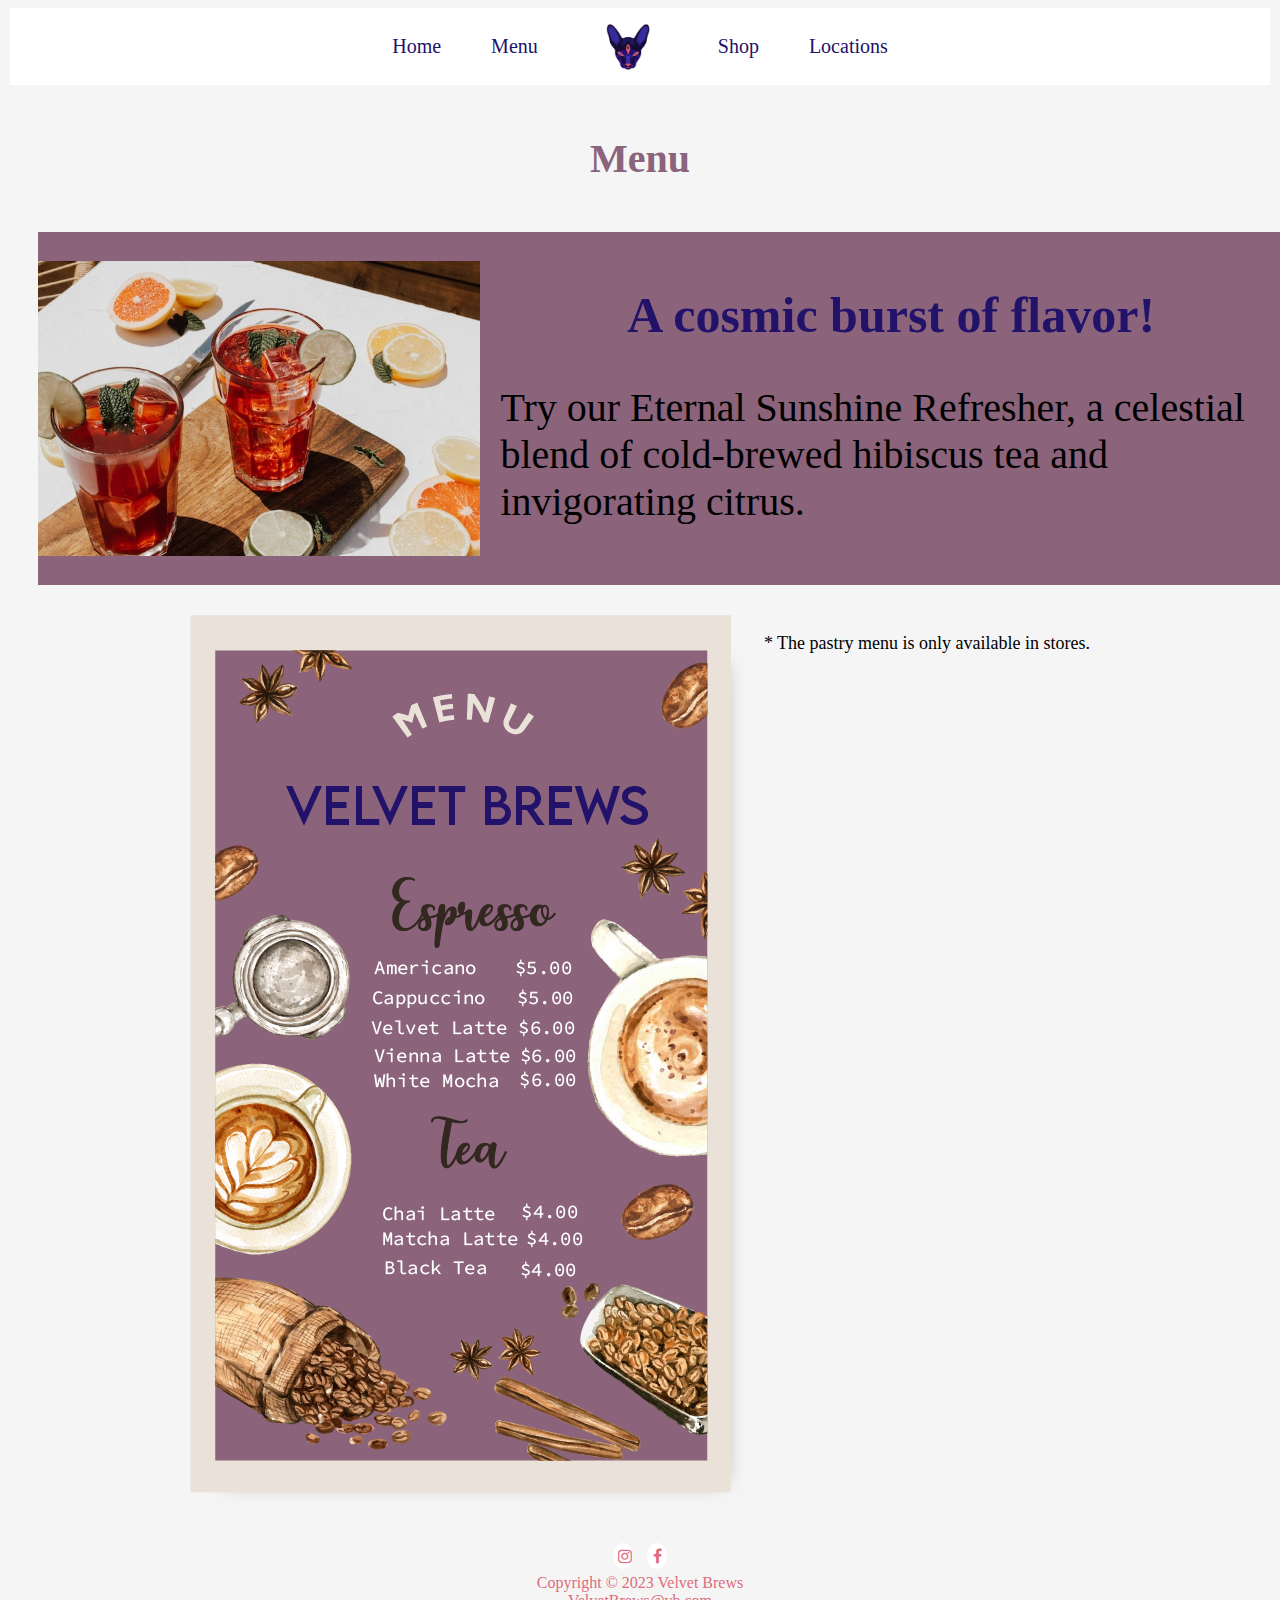
<file: vb-menu.html>
<!DOCTYPE html>
<html lang="en">
<meta charset="utf-8">
<meta name="viewport" content="width=device-width,initial-scale=1">
<head>
<title> Velvet Brews </title>
<link rel="stylesheet" href="velvetstyles.css">
<link rel="stylesheet" href="https://cdnjs.cloudflare.com/ajax/libs/font-awesome/4.7.0/css/font-awesome.min.css">  
</head>
<body>
    <header>
        <nav class="nav">
            <a href="vb-home.html"> Home </a>
            <a href="vb-menu.html"> Menu </a>
            <img src="images/vellogo.png" alt="sphynx" class="navlogo">
            <a href="vb-shop.html"> Shop </a>
            <a href="vb-locations.html"> Locations </a>
            </nav>
        </header>
        <h2>Menu</h2>
        <div class="summer-drink-container">
            <div class="eternal-sunshine">
                <img src="images/katherine-sousa-ln2R1wJ8TCM-unsplash.jpg" alt="hibiscus drink">
                <div class="drink-info">
                <h1>A cosmic burst of flavor!</h1>
                <p>Try our Eternal Sunshine Refresher, a celestial blend of cold-brewed hibiscus tea and invigorating citrus.</p>
            </div>
            </div>
        </div>
        <div class="menu-container">
            <div class="menu-img">
                <img src="images/menu.png" alt="menu">
            </div>
            <div class="menu-info">
            <p>* The pastry menu is only available in stores.</p>
            </div>
        </div>
<footer>
    <br><a href="#" class="fa fa-instagram"></a>
    <a href="#" class="fa fa-facebook"></a>
    <br>Copyright &copy; 2023 Velvet Brews <br>
    <a href="mailto:VelvetBrews@vb.com">VelvetBrews@vb.com</a>
</footer>
</main>
</body>
</html>
</file>
<file: assets/css/noscript.css>
/*
	Phantom by HTML5 UP
	html5up.net | @ajlkn
	Free for personal and commercial use under the CCA 3.0 license (html5up.net/license)
*/

/* Tiles */

	body.is-preload .tiles article {
		-moz-transform: none;
		-webkit-transform: none;
		-ms-transform: none;
		transform: none;
		opacity: 1;
	}
</file>
<file: gclone-styles.css>
*{
    font-family: font-family: 'Caveat', cursive;
    font-family: 'PT Sans', sans-serif;
    font-size:15px;
    color:black;
    margin:0;
    padding:0;
    overflow: hidden;
    
}
nav ul{
    list-style: none;
    display: flex;
    justify-content: space-between;
    padding:10px;

}

nav ul li{
    display: inline;
    margin:10px;
}

nav li a{
    text-decoration: none;
}

nav li a:hover{
    text-decoration: underline;
}
.left .right{
    display: flex;
}

.sign-in-button{
    background-color: #4285F4;
    color:white;
    padding:3px;
    height:30px;
    width:90px;
   text-align: center;
   line-height: 30px;
    flex-direction: row;
    justify-content: center;
    display: inline-flex;
    border-radius: 5px;
}
.sign-in-button:hover{
    cursor: pointer;
}
.search-middle{
    display: flex;
    flex-direction: column;
    justify-content: center;
    align-items:center;
    height:100vh;
    margin-top:-375px;
}

.search-container{
    position:relative;
    display: flex;
    align-items: center;
}

.search-input{
    padding-left:50px;
    width: 535px;
    height:40px;
    border-radius: 50px;
    border: 1px solid #c0c0c0;
}

.search-input:hover,
.search-input:focus,
.search-input.has-content{
    outline:none;
    box-shadow: 0 0 20px -4px #d3d3d3;

}

.material-symbols-outlined{
    padding-left: 10px;
    width:200px;
    position: absolute;
    left:10px;
    font-size: 20px;
    color:#a9a9a9;
}


.material-symbols-outlined {
  font-variation-settings:
  'FILL' 0,
  'wght' 150,
  'GRAD' 200,
  'opsz' 20
}

.input-icon1, .input-icon2{
position: absolute;
right:10px;
top:50%;
transform: translateY(-50%);
display:flex;
align-items:center;
    
}

.input-icon2{
    right:30px;
}
.input-icon1 img, .input-icon2 img{
    max-width:20px;
    max-height:20px;
    margin-right: 5px;
}



.logo{
    display: flex;
    flex-direction: column;
    justify-content: center;
    align-items: center;
    max-width: 300px;
    margin:50px auto;
    
}

.logo img{
    max-height: 40%;
    max-width: 100%;
    object-fit:fill;
}


.button-container{
    display:flex;
    flex-direction: row;
    align-items: center;
    justify-content: center;
    margin-top:20px;
}

.button{
    background-color: #FAFAFA;
    border: none;
    padding: 10px 15px;
    text-align: center;
    text-decoration: none;
    display: inline-block;
    font-size: 13px;
    margin: 8px 8px;
    cursor: pointer;
    border-radius: 5px;
    
}

.lucky-button{
    background-color: #FAFAFA;
    border: none;
    padding: 10px 20px;
    text-align: center;
    text-decoration: none;
    display: inline-block;
    font-size: 13px;
    margin: 8px 8px;
    cursor: pointer;
    border-radius: 5px;
}

.button:hover, .lucky-button:hover{
    outline:1px solid #d3d3d3;
   
}

footer{
    background-color: #f6f4f4;
    text-align: center;
    padding:10px 0;
    width:100%;
    position: absolute;
    bottom:0;
    height:15px;
    margin-left: 0;
  
}
    
.climate-link, footer nav ul li a{
    color:#808080;
    position: relative;

}

.climate-link{
    margin-top: -10px;
    text-decoration: none;
}

.climate-link:hover{
    text-decoration:underline;
}

.climate-link img{
    max-height:13px;
    margin:1px;
}
.left-foot, .right-foot {
    margin-top: -10px;
}

@media (max-width: 768px) {
    .logo img {
        max-height: 30%;
    }

    .search-middle {
        margin-top:-350px;
    }

    .search-input {
        width: 100%;
    }

    .footer-links {
        flex-direction: column;
        align-items: center;
    }

    .climate-link {
        margin-top: 0;
    }
}
</file>
<file: plannerstyles.css>
*{
    margin: 0;
    padding: 0;
    box-sizing: border-box;
    }

body, button, input {
    font-family: Arial, sans-serif;
    
}

body{
    background-color: #4261C1;
}

  
.date {
    display: flex;
    flex-direction: column;
    align-items: center;
    padding-bottom:0;
    margin-bottom: 25px;
  }
  
.date h1 {
    text-align: center;
    font-size: 115px;
    margin-top:30px;
   /* font-family: 'DM Serif Display', serif;*/
    color:#FBFAF8;
    font-family: 'Bebas Neue', sans-serif;
    

  }
  
.date h2 {
    text-align: center;
    /*font-family: 'DM Serif Display', serif;*/
    color:#B6C2E7;
    font-family: 'Bebas Neue', sans-serif;
    margin-top:-30px;
    margin-bottom:30px;
    

  }
  
 /*start calender style*/
 .wrap{
    flex:1px;
    width:375px;
    height:450px;
    padding-bottom: 15px;
    margin-left: 50px;
    background: #FBFAF8;
    color:#B6C2E7;
    border-radius: 5px;
    box-shadow: 0 15px 40px rgba(0,0,0.12);
}

.wrap header{
    display: flex;
    align-items: center;
    padding:25px 30px 10px;
    justify-content: space-between;
    
   
}

header .current-date{
    font-size: 20px;
    font-weight:500;
}


header .icons span{
    height: 30px;
    width: 30px;
    margin: 0px 1px;
    color:#7A93E6;
    font-size: 1.9rem;
    text-align: center;
    line-height: 30px;
    user-select: none;
    border-radius: 50%;    
}

header .icons span:hover{
    background-color: #B6C2E7;
}

.icons span:last-child{
    margin-right:-10px;
}

.calendar{
    padding:15px;
    flex:1;
}
.calendar ul{
    display: flex;
    list-style: none;
    text-align: center;
    justify-content: center;
}

.calendar .days{
    font-size: 10px;
    margin-bottom: 10px;
    flex-wrap: wrap;
    text-align: center;
    display: flex;
    justify-content: center;
}

.calendar .days li{
    cursor: pointer;
    margin-top:30px;
    z-index: 1;
    align-items: center;
    justify-content: space-evenly;
    flex-basis:14.28%;
    color:#4261C1;
}


.calendar .weeks li{
    font-weight:600;
    cursor: default;
    align-items: center;
  
    

}

.calendar ul li{
    list-style:none;
    position: relative;
    width:calc(100%/7);
    font-size: 10px;    
}

.calendar .days li::before{
    position:absolute;
    content:"";
    height:40px;
    width:40px;
    top:50%;
    left: 50%;
    z-index: -1;
    border-radius: 50%;
    transform: translate(-50%,-50%);
    
}

.days li:hover{
    background: #B6C2E7;
    border-radius: -5%;
   
}

.days li.inactive{
    color:rgb(172, 169, 169);
}

.days li.active::before{
    background:#4261C1;
}

.days li.active{
    color:#fff;
    pointer-events: none;

}

/*end cal styles*/

.sidebyside{
    display: flex;
}
/*to do styles */

.todo-container{
    flex:1;
    margin-left: 60px;
    margin-top:-65px;  
}




.todo-app{
    width:100%;
    max-width:540px;
    background:#B6C2E7;
    margin: 15px auto 15px;
    padding: 30px;
    border-radius:10px;
    position:relative;
    top: 50px;
    right: 20px;
    font-size: 18px;
   
}
/*header*/
.todo-app h3{
    color:white;
    display:flex;
    align-items:center;
    margin-bottom:10px;
    font-family: Georgia, 'Times New Roman', Times, serif;
    
}


/*todo background bar*/
.todo-row{
    display: flex;
    text-align:center;
    justify-content: space-between;
    min-height:fit-content;
    background: white;
    border-radius: 30px;
    padding-left:20px;
    margin-bottom:25px;
    padding-left:150px;
    padding-top:0;
   
}


/*input button*/
.todo-row input{
    flex:1;
    border: none;
    outline:none;
    background: transparent;
}

/*list items */
ul li{
    list-style:circle;
    font-size:17px;
    padding: 5px 10px 5px 1px;
    cursor: pointer;
    position: relative;
     
}

ul li::before{
    content:"";
    position: absolute;
    height:28px;
    width:28px;
    border-radius: 50%;


}

ul li.checked{
    color:#7A93E6;
    text-decoration: line-through;
}

ul li span{
    position:absolute;
    right:0;
    top:5px;
    width:26px;
    height:23px;
    font-size: 22px;
    color:#4261C1;
    line-height: 20px;
    text-align: center;
    border-radius: 50%;
}

ul li span:hover{
   background: #7A93E6;
}

/* styles for the timer/ boxes */

.timer{
    padding:25px;
    padding-left: 40px;
}
.container {
    display: flex;
    justify-content: flex-end;
    align-items: right; 
    height: auto; 
    
  }
  
  input {
    margin:10px; 
    padding: 5px;
    border: solid;
    border-width: 1px;
    border-radius: 3px;
    text-align: center;
}
  
  button {
    margin:5px;
    padding: 10px;
    background-color: #7A93E6;
    color: #fff;
    border: none;
    cursor: pointer;
    border-radius: 40px;
  }
  



/*annimation for the timer container */
.timerContainer{
    display:flex;
    justify-content: center;
    align-items: center;
    height: 200px;
    width: 200px;
    position:relative; 
    left: 230px;
    border-radius: 50%;
    background-color: white;
    box-shadow: 0 4px 8px #7A93E6 ;
    font-size: 40px;
    text-align: center;
    padding:20px;
    padding-bottom:25px;
    margin-top:5px;
    margin-bottom:15px;
}


#timer{
    display: flex;
    justify-content: center;
    align-items: center;
    height: 100%;
    font-family: Georgia, 'Times New Roman', Times, serif;
    color:#7A93E6;
  
}

/* Media query for smaller screens */
@media screen and (max-width: 768px) {
    body{
        font-size:14px;
    }

    .date h1{
        font-size: 80px;
    }

    .calendar{
        width:80%;
        margin-left: auto;
        margin-right: auto;
    }

    .calendar .days li, .calendar . weeks li{
        font-size: 12px;
    }

    .
    .todo-app{
        max-width: 100%;
        padding:15px
        margin:0;
    }

    .todo-row{
        padding-left: 20px;
    }
</file>
<file: form.css>
/*img logo styles */
img {
  width: 15%;
  display: block;
  margin: auto;
}

body {
  background-color: #eae4d2;
}

h1 {
  text-align: center;
  margin: 0;
  font-family: 'Caveat', cursive;
}

h2, h3 {
  text-align: left;
  padding: 0;
  margin: 0;
  font-family: 'Caveat', cursive;
  font-size: 40px; 
}

input {
  display: block;
  flex-shrink: inherit;
  margin-bottom: 5%;
  font-size: 15px;
}

span {
  color: #ab4494;
  font-weight: bold;
  font-family: serif;
}

/*toggle switch*/
.switch {
  position: relative;
  display: inline-block;
  width: 40px;
  height: 20px;
}

/* Hide default checkbox */
.switch input {
  opacity: 0;
  width: 0;
  height: 0;
}

/* The slider */
.slider {
  position: absolute;
  cursor: pointer;
  top: 0;
  left: 0;
  right: 0;
  bottom: 0;
  background-color: #ccc;
  -webkit-transition: .4s;
  transition: .4s;
}

.slider:before {
  position: absolute;
  content: "";
  height: 17px;
  width: 15px;
  left: 4px;
  bottom: 3px;
  background-color: white;
  -webkit-transition: .4s;
  transition: .4s;
}

input:checked + .slider {
  background-color: #7bab44;
}

input:focus + .slider {
  box-shadow: 0 0 1px #7bab44;
}

input:checked + .slider:before {
  -webkit-transform: translateX(26px);
  -ms-transform: translateX(26px);
  transform: translateX(26px);
}

/* Rounded sliders */
.slider.round {
  border-radius: 34px;
}

.slider.round:before {
  border-radius: 50%;
}

/*nav styles */
ul {
  list-style-type: none;
  margin: 10px;
  padding: 0;
  overflow: hidden;
  border: 1px solid #efefef;
  background-color: #f3f3f3;
  font-size: 17px;
  text-align: center;
}

li {
  display: inline-block;
}

li a {
  display: block;
  color: #666;
  text-align: center;
  padding: 5px;
  text-decoration: none;
}

li a:hover:not(.active) {
  background-color: #ddd;
  color: white;
}

li a.active {
  background-color: #ab4494;
  color: white;
}

/*trinkets in the cart img & product info*/
#item1, #item2, #item3 {
  font-size: small;
  margin: 0;
  padding: 0;
  line-height: 0.7px;
  text-align: center;
}

#item1 img, #item2 img, #item3 img {
  width: 60%;
  height: auto;
}

/*stationary row 1*/
.stickers, .accessories, .homeliving, .clothing {
  display: flex;
  justify-content: center;
  align-items: center;
}

.p1, .a1, .hl1, .c1 {
  display: flex;
  flex-direction: column;
  align-items: flex-end;
  margin-right: 60px; 
  text-align: right;
}

.p1 img, .a1 img, .hl1 img, .c1 img {
  margin-bottom: 20px;
  margin-top: 70px;
  height: 250px;
  width: 250px;
}

.p1 img:hover, .a1 img:hover, .hl1 img:hover, .c1 img:hover {
  -ms-transform: scale(1.5); /* IE 9 */
  -webkit-transform: scale(1.5); /* Safari 3-8 */
  transform: scale(1.5);
}

.p1 p, .a1 p, .hl1 p, .c1 p, .p1 input, .a1 input, .hl1 input, .c1 input {
  margin: 0;
  padding-top: 10px; 
}


/* accordion section move to center*/

  .accordion{
    position: relative;
    padding:40px;
  }

  #shipping{
    padding-left: 200px;
    margin-left: 10px;
    width:30%;
   
  }
  

  
  /* order summary */
  
  #sum {
    position: absolute;
    top: 400px;
    right: 500px;
    background-color: #f5f5f5;
    padding: 20px;
    border: 1px solid #ccc;
    border-radius: 5px;
  }


#sum p {
  font-family: 'caveat', cursive;
  font-size: 100%;
  font-weight: bold;
}

/* thanks sticker */
#thanks {
  position: absolute;
  top: 400px;
  right: 130px;
  background-color: #f5f5f5;
  padding: 20px;
  border: 1px solid #ccc;
  border-radius: 5px;
  text-align: center;
  font-family: 'Caveat', cursive;
  font-size: 25px;
}

/* slide show styles */
.rslides {
  position: relative;
  list-style: none;
  overflow: hidden;
  width: 50%;
  padding: 0px;
  margin: 400px;
  margin-top: 20px;
  border-color: #ab4494;
}

.rslides li {
  -webkit-backface-visibility: hidden;
  position: absolute;
  display: none;
  width: 100%;
  left: 0;
  top: 0;
}

.rslides li:first-child {
  position: relative;
  display: block;
  float: left;
}

.rslides img {
  display: block;
  height: auto;
  float: left;
  width: 100%;
  border: 0;
}

/* Small screens */
@media (max-width: 576px) {
  img {
    width: 30%;
  }

  ul {
    font-size: 30px;
  }

  .shipping-details {
    flex-direction: column;
    align-items: flex-start;
    padding: 0px;
    width: 60%;
    margin-left: -150px;
  }
  
  #sum {
    position: static;
    margin-top: 20px;
    margin-left: 30px;
  }

  ul {
    font-size: 14px;
  }

  .shipping-details,
  #sum {
    width: 80%;
  }

  #shipping {
    padding-top: 10px;
    width: 100%;
    margin: 30px;
    margin: -1px;
  }

  /* Display images as a column */
  .stickers,
  .accessories,
  .homeliving,
  .clothing,
  .p1,
  .a1,
  .hl1,
  .c1,
  .p2,
  .hl2 {
    flex-direction: column; /* Display as column */
    align-items: center;
    margin-right: 0;
  }

  .p1 img,
  .a1 img,
  .hl1 img,
  .c1 img,
  .p2 img,
  .hl2 img {
    margin-top: 15px;
    margin-bottom: 10px;
  }

  .clothing .c1 img {
    margin-top: 15px;
    margin-bottom: 10px;
  }
  #thanks {
    top: 50%;
    right: 50%;
    transform: translate(50%, -50%);
    width: 80%;
    padding: 10px;
    font-size: 18px;
  }
}


/* Medium screens */
@media (min-width: 577px) and (max-width: 768px) {
  img {
    width: 10%;
  }

  ul{
    font-size: 30px;
  }
  
  #sum, #shipping {
    width: 70%;
  }
  #sum{
    margin-left: 900px;
  }

  #thanks {
    top: 50%; 
    right: 50%;
    transform: translate(50%, -50%);
    width: 60%; 
    padding: 15px;
    font-size: 22px;
  }
}
  
  
/* Large screens */
@media (min-width: 769px) {
 img{
  width:10%;
 }
 
  
  .shipping-details {
    justify-content: flex-start;
    margin-top: 0;
    width: 80%;
  }

  #sum {
    position: absolute;
    top: 400px;
    right: 50px;
    width: 30%; 
}

#thanks {
  top: 50%; /* Center vertically */
  right: 50%; /* Center horizontally */
  transform: translate(50%, -50%);
  width: 40%; /* Adjust the width for larger screens */
  padding: 20px;
  font-size: 25px;
}
}
</file>
<file: velvetstyles.css>
.logo{
   text-align:  center;
    margin:0;
    padding:15px;   
}

body{
    background-color: whitesmoke;
}

/* nav style */
.nav{
    display: flex;
    align-items: center;
    justify-content: center;
    background-color: white;
    padding:3px;
    margin:2px;  
}
.nav a{
    text-decoration: none;
    color:#231269;
    margin: 0 15px;  
}

.navlogo{
    max-width: 100px;
    margin:0 15px;
}

nav a:hover {
    color:#DE6C7D;
}

h1{
  text-align: center;  
  color:#8B647C
}

h2{
    text-align: center;
    font-size: 40px;
    margin:50px;
    color:#8B647C;
}
h3{
    text-align: center;
    color:#8B647C;
    font-size: 15px;
    padding:0;
}

/*homepage*/
.outsideimg{
    max-width: 80%;
    max-height:100%;
    float:left;
    padding: 10px;
    margin:55px;
}

.home{
width: 900px;
padding: 20px;
margin:0 auto;
margin-top:15px;
text-align: center;
}

.home h1{
  margin-top: 60px;
  margin-bottom: 0px;
}
.home p{
  margin-top:10px;
  text-align: justify;
}

.summer-drink-container{
 margin: 30px;
 width: 100%;
 height:50%;
 background-color:#8B647C;
}

.eternal-sunshine{
  display: flex;
  align-items: center;
}
.eternal-sunshine img{
  width:35%;
  height:20%;
}

.drink-info{
  flex:1;
  padding:20px;
}

.drink-info h1{
  font-size: 50px;
  color:#231269;
}

.drink-info p{
  font-size: 40px;
}

.social-container{
 display: flex;
 flex-direction: column;
 align-items: center;
 text-align: center;
 margin:30px auto;
}

.social-info h3{
  font-size: 20px;
  margin-top:10px;
  white-space: nowrap;
  margin-left: -290px;
}

/* slide show*/
.slides-container{
  width:100%;
  max-width: 23%;
  margin-left: -300px;
}
.rslides {
  position: relative;
  list-style: none;
  overflow: hidden;
  width: 100%;
  padding: 0px;
  margin:0 auto;
  border: 1px solid #ab4494;
}

.rslides li {
  -webkit-backface-visibility: hidden;
  position: absolute;
  display: none;
  width: 100%;
  left: 0;
  top: 0;
}

.rslides li:first-child {
  position: relative;
  display: block;
  float: left;
}

.rslides img {
  display: block;
  height: auto;
  float: left;
  width: 100%;
  border: 0;
}

form {
  margin-left: -700px;
  margin-top: 20px;
  width:100%;
  max-width: 400px;
}

.container {
  padding: 20px;
  background-color: #f1f1f1;
}

input[type=text], input[type=submit] {
  width: 100%;
  padding: 12px;
  margin: 8px 0;
  display: inline-block;
  border: 1px solid #ccc;
  box-sizing: border-box;
}

input[type=checkbox] {
  margin-top: 16px;
}

input[type=submit] {
  background-color: #DE6C7D;
  color: white;
  border: none;
}

input[type=submit]:hover {
  opacity: 0.8;
}

/* location */
#container-location {
    max-width: 100%;
    padding: 20px;
    margin: 0 auto;
    display: flex;
    justify-content: space-evenly;
  }
  
#location1 img,
#location2 img,
#location3 img
 {
  padding: 20px;
}

.container-location p{
color:#231269;    
}


/* shop row 1*/
.shop-container{
    display: flex;
    flex-wrap: wrap;
    justify-content: center;
    align-items: center;
  }
  
  .item-1 {
    display: flex;
    flex-direction: column;
    align-items: flex-end;
    margin-right: 60px; 
    text-align: right;
  }
  
  .item-1 img{
    margin-bottom: 20px;
    margin-top: 70px;
    height: 200px;
    width: 200px;
  }
  
  .item-1 img:hover {
    -ms-transform: scale(1.5); /* IE 9 */
    -webkit-transform: scale(1.5); /* Safari 3-8 */
    transform: scale(1.5);
  }
  
  .item-1 p,.item-1 input {
    margin: 0;
    padding-top: 5px; 
    color:#231269;
  }

  /* menu */
.menu-container {
  display: flex;
  align-items: flex-start;
  justify-content: space-between;
  max-width: 900px;
  margin: 0 auto;
}

.menu-img {
  max-width: 200px; 
  width: 100%;
}

.menu-info {
  text-align: left;
  font-size: 18px;
}


/*footer*/
footer{
    clear:both;
    color:#DE6C7D;
    text-align: center;
    
}
a{
    color:#DE6C7D;
    text-decoration: none;
}
/* social buttons*/
.fa-instagram {
background-color:white;
    color:#DE6C7D;
    text-align:center;
}

.fa-facebook {
background-color:white;
    color:#DE6C7D;
}

.fa {
  padding: 5px;
  width: 10px;
  text-decoration: none;
  margin: 5px 5px;
  border-radius: 60%;
}

.fa:hover {
    opacity: 0.7;
    color: #8B647C;
}


/* Media query for small screens (e.g., smartphones) */
@media only screen and (max-width: 768px) {
  /* Your CSS styles for small screens go here */

  /* Homepage */
  .home {
      width: 100%;
      padding: 10px;
  }

  .outsideimg {
      max-width: 100%;
      margin: 20px;
  }

  .nav {
      flex-wrap: wrap;
      justify-content: center;
  }

  .nav a {
      font-size: 20px;
      padding: 10px 20px;
      margin: 5px;
  }

  .summer-drink-container {
      margin: 10px;
      width: 100%;
      height: 50%;
      background-color: #8B647C;
  }

  .eternal-sunshine {
      display: flex;
      flex-direction: column;
      text-align: center;
  }

  .eternal-sunshine img {
      width: 100%;
      height: 50%;
  }

  .drink-info {
      flex: 1;
      padding: 20px;
  }

  .drink-info h1 {
      font-size: 30px;
      color: #231269;
  }

  .drink-info p {
      font-size: 25px;
  }

  .slides-container{
    width:100%;
    max-width: 23%;
    margin-left: 30px;
  }

  .home p{
    margin-top:10px;
    margin-right: 10px;
    display:flex;
    flex-direction: column;
    font-size: 15px;
  }

  .social-info h3 {
      text-align: center;
      font-size: 20px;
      margin-top: 10px;
      white-space: nowrap;
      margin-left: 20px;
  }

  form {
    width: 90%;
    max-width: 400px;
    margin: 10px auto;
    padding: 10px;
}


  /* Location */
  #container-location {
      flex-direction: column;
  }

  #location1 img,
  #location2 img,
  #location3 img {
      max-width: 100%;
      height: auto;
      margin: 10px 0;
  }

   /* menu */
   .menu-container {
    flex-direction: column;
    align-items: center;
   
  }

  .menu-img {
    max-width: 30%;
    margin-left: -250px;
    margin-bottom: 20px;
  }
  .menu-info{
    text-align: center;
  }

}

/* Media query for medium screens (e.g., tablets) */
@media only screen and (min-width: 769px) and (max-width: 1024px) {
  /* Your CSS styles for medium screens go here */

  /* Homepage */
  .home {
      width: 100%;
      padding: 15px;
  }

  .outsideimg {
      max-width: 70%;
      margin: 30px;
  }

  .nav {
      flex-wrap: wrap;
      justify-content: center;
  }

  .nav a {
      font-size: 20px;
      padding: 10px 20px;
      margin: 5px;
  }

  .summer-drink-container {
      margin: 10px;
      width: 100%;
      height: 50%;
      background-color: #8B647C;
  }

  .eternal-sunshine {
      display: flex;
      flex-direction: column;
      text-align: center;
  }

  .eternal-sunshine img {
      width: 100%;
      height: 50%;
  }

  .drink-info {
      flex: 1;
      padding: 20px;
  }

  .drink-info h1 {
      font-size: 40px;
      color: #231269;
  }

  .drink-info p {
      font-size: 30px;
  }

  .social-info h3 {
      text-align: center;
      font-size: 20px;
      margin-top: 10px;
      white-space: nowrap;
      margin-left: 20px;
  }

  form {
    width: 90%;
    max-width: 500px;
    margin: 30px;
    padding: 10px;
}
}

/* Media query for large screens (e.g., desktops) */
@media only screen and (min-width: 1025px) {
  /* Your CSS styles for large screens go here */

  /* Homepage */
  .home {
      width: 900px;
      padding: 20px;
  }

  .outsideimg {
      max-width: 80%;
      margin: 55px;
  }

  .nav {
      flex-wrap: wrap;
      justify-content: center;
  }

  .nav a {
      font-size: 20px;
      padding: 10px 20px;
      margin: 5px;
  }

  .summer-drink-container {
      margin: 30px;
      width: 100%;
      height: 50%;
      background-color: #8B647C;
  }

  .eternal-sunshine {
      display: flex;
      align-items: center;
  }

  .eternal-sunshine img {
      width: 35%;
      height: 20%;
  }

  .drink-info {
      flex: 1;
      padding: 20px;
  }

  .drink-info h1 {
      font-size: 50px;
      color: #231269;
  }

  .drink-info p {
      font-size: 40px;
  }

  .social-container {
      display: flex;
      flex-direction: column;
      align-items: center;
      text-align: center;
      margin: 30px auto;
  }

  .social-info h3 {
      font-size: 20px;
      margin-top: 10px;
      white-space: nowrap;
      margin-left: -290px;
  }

  /* Slide show */
  .slides-container {
      width: 100%;
      max-width: 23%;
      margin-left: -300px;
  }

  .rslides {
      position: relative;
      list-style: none;
      overflow: hidden;
      width: 100%;
      padding: 0px;
      margin: 0 auto;
      border: 1px solid #ab4494;
  }

  .rslides li {
      -webkit-backface-visibility: hidden;
      position: absolute;
      display: none;
      width: 100%;
      left: 0;
      top: 0;
  }

  .rslides li:first-child {
      position: relative;
      display: block;
      float: left;
  }

  .rslides img {
      display: block;
      height: auto;
      float: left;
      width: 100%;
      border: 0;
  }

  form {
    margin-left: -700px;
    margin-top: 50px;
    width: 100%;
    max-width: 400px;
}

  /* Location */
  #container-location {
      max-width: 100%;
      padding: 20px;
      margin: 0 auto;
      display: flex;
      justify-content: space-evenly;
  }

  #location1 img,
  #location2 img,
  #location3 img {
      padding: 20px;
  }

  .container-location p {
      color: #231269;
  }

  /* Shop row 1 */
  .shop-container {
      display: flex;
      flex-wrap: wrap;
      justify-content: center;
      align-items: center;
  }

  .item-1 {
      display: flex;
      flex-direction: column;
      align-items: flex-end;
      margin-right: 60px;
      text-align: right;
  }

  .item-1 img {
      margin-bottom: 20px;
      margin-top: 70px;
      height: 200px;
      width: 200px;
  }

  .item-1 img:hover {
      -ms-transform: scale(1.5); /* IE 9 */
      -webkit-transform: scale(1.5); /* Safari 3-8 */
      transform: scale(1.5);
  }

  .item-1 p,
  .item-1 input {
      margin: 0;
      padding-top: 5px;
      color: #231269;
  }

  /* Footer */
  footer {
      clear: both;
      color: #DE6C7D;
      text-align: center;
  }

  a {
      color: #DE6C7D;
      text-decoration: none;
  }

  /* Social buttons */
  .fa-instagram {
      background-color: white;
      color: #DE6C7D;
      text-align: center;
  }

  .fa-facebook {
      background-color: white;
      color: #DE6C7D;
  }

  .fa {
      padding: 5px;
      width: 10px;
      text-decoration: none;
      margin: 5px 5px;
      border-radius: 60%;
  }

  .fa:hover {
      opacity: 0.7;
      color: #8B647C;
  }
}
</file>
<file: assets/css/main.css>
@import url(fontawesome-all.min.css);
@import url("https://fonts.googleapis.com/css?family=Source+Sans+Pro:300,700,900");

/*
	Phantom by HTML5 UP
	html5up.net | @ajlkn
	Free for personal and commercial use under the CCA 3.0 license (html5up.net/license)
*/

html, body, div, span, applet, object,
iframe, h1, h2, h3, h4, h5, h6, p, blockquote,
pre, a, abbr, acronym, address, big, cite,
code, del, dfn, em, img, ins, kbd, q, s, samp,
small, strike, strong, sub, sup, tt, var, b,
u, i, center, dl, dt, dd, ol, ul, li, fieldset,
form, label, legend, table, caption, tbody,
tfoot, thead, tr, th, td, article, aside,
canvas, details, embed, figure, figcaption,
footer, header, hgroup, menu, nav, output, ruby,
section, summary, time, mark, audio, video {
	margin: 0;
	padding: 0;
	border: 0;
	font-size: 100%;
	font: inherit;
	vertical-align: baseline;}

article, aside, details, figcaption, figure,
footer, header, hgroup, menu, nav, section {
	display: block;}

body {
	line-height: 1;
}

ol, ul {
	list-style: none;
}

blockquote, q {
	quotes: none;
}

	blockquote:before, blockquote:after, q:before, q:after {
		content: '';
		content: none;
	}

table {
	border-collapse: collapse;
	border-spacing: 0;
}

body {
	-webkit-text-size-adjust: none;
}

mark {
	background-color: transparent;
	color: inherit;
}

input::-moz-focus-inner {
	border: 0;
	padding: 0;
}

input, select, textarea {
	-moz-appearance: none;
	-webkit-appearance: none;
	-ms-appearance: none;
	appearance: none;
}

/* Basic */

	@-ms-viewport {
		width: device-width;
	}

	body {
		-ms-overflow-style: scrollbar;
	}

	@media screen and (max-width: 480px) {

		html, body {
			min-width: 320px;
		}

	}

	html {
		box-sizing: border-box;
	}

	*, *:before, *:after {
		box-sizing: inherit;
	}

	body {
		background: #ffffff;
	}

		body.is-preload *, body.is-preload *:before, body.is-preload *:after {
			-moz-animation: none !important;
			-webkit-animation: none !important;
			-ms-animation: none !important;
			animation: none !important;
			-moz-transition: none !important;
			-webkit-transition: none !important;
			-ms-transition: none !important;
			transition: none !important;
		}

/* Type */

	body, input, select, textarea {
		color: #585858;
		font-family: "Source Sans Pro", Helvetica, sans-serif;
		font-size: 16pt;
		font-weight: 300;
		line-height: 1.75;
	}

		@media screen and (max-width: 1680px) {

			body, input, select, textarea {
				font-size: 14pt;
			}

		}

		@media screen and (max-width: 1280px) {

			body, input, select, textarea {
				font-size: 12pt;
			}

		}

	a {
		-moz-transition: border-bottom-color 0.2s ease, color 0.2s ease;
		-webkit-transition: border-bottom-color 0.2s ease, color 0.2s ease;
		-ms-transition: border-bottom-color 0.2s ease, color 0.2s ease;
		transition: border-bottom-color 0.2s ease, color 0.2s ease;
		text-decoration: none;
		color: #585858;
		border-bottom: dotted 1px rgba(88, 88, 88, 0.5);
	}

		a:hover {
			border-bottom-color: transparent;
			color: #f2849e !important;
		}

	strong, b {
		font-weight: 900;
	}

	em, i {
		font-style: italic;
	}

	p {
		margin: 0 0 2em 0;
	}

	h1 {
		font-size: 2.75em;
		font-weight: 700;
		line-height: 1.3;
		margin: 0 0 1em 0;
		letter-spacing: -0.035em;
	}

		h1 a {
			color: inherit;
		}

		@media screen and (max-width: 736px) {

			h1 {
				font-size: 2em;
				margin: 0 0 1em 0;
			}

		}

		@media screen and (max-width: 360px) {

			h1 {
				font-size: 1.75em;
			}

		}

	h2, h3, h4, h5, h6 {
		font-weight: 900;
		line-height: 1.5;
		margin: 0 0 2em 0;
		text-transform: uppercase;
		letter-spacing: 0.35em;
	}

		h2 a, h3 a, h4 a, h5 a, h6 a {
			color: inherit;
		}

	h2 {
		font-size: 1.1em;
	}

	h3 {
		font-size: 1em;
	}

	h4 {
		font-size: 0.8em;
	}

	h5 {
		font-size: 0.8em;
	}

	h6 {
		font-size: 0.8em;
	}

	@media screen and (max-width: 980px) {

		h1 br, h2 br, h3 br, h4 br, h5 br, h6 br {
			display: none;
		}

	}

	@media screen and (max-width: 736px) {

		h2 {
			font-size: 1em;
		}

		h3 {
			font-size: 0.8em;
		}

	}

	sub {
		font-size: 0.8em;
		position: relative;
		top: 0.5em;
	}

	sup {
		font-size: 0.8em;
		position: relative;
		top: -0.5em;
	}

	blockquote {
		border-left: solid 4px #c9c9c9;
		font-style: italic;
		margin: 0 0 2em 0;
		padding: 0.5em 0 0.5em 2em;
	}

	code {
		background: rgba(144, 144, 144, 0.075);
		border-radius: 4px;
		border: solid 1px #c9c9c9;
		font-family: "Courier New", monospace;
		font-size: 0.9em;
		margin: 0 0.25em;
		padding: 0.25em 0.65em;
	}

	pre {
		-webkit-overflow-scrolling: touch;
		font-family: "Courier New", monospace;
		font-size: 0.9em;
		margin: 0 0 2em 0;
	}

		pre code {
			display: block;
			line-height: 1.75;
			padding: 1em 1.5em;
			overflow-x: auto;
		}

	hr {
		border: 0;
		border-bottom: solid 1px #c9c9c9;
		margin: 2em 0;
	}

		hr.major {
			margin: 3em 0;
		}

	.align-left {
		text-align: left;
	}

	.align-center {
		text-align: center;
	}

	.align-right {
		text-align: right;
	}

/* Row */

	.row {
		display: flex;
		flex-wrap: wrap;
		box-sizing: border-box;
		align-items: stretch;
	}

		.row > * {
			box-sizing: border-box;
		}

		.row.gtr-uniform > * > :last-child {
			margin-bottom: 0;
		}

		.row.aln-left {
			justify-content: flex-start;
		}

		.row.aln-center {
			justify-content: center;
		}

		.row.aln-right {
			justify-content: flex-end;
		}

		.row.aln-top {
			align-items: flex-start;
		}

		.row.aln-middle {
			align-items: center;
		}

		.row.aln-bottom {
			align-items: flex-end;
		}

		.row > .imp {
			order: -1;
		}

		.row > .col-1 {
			width: 8.33333%;
		}

		.row > .off-1 {
			margin-left: 8.33333%;
		}

		.row > .col-2 {
			width: 16.66667%;
		}

		.row > .off-2 {
			margin-left: 16.66667%;
		}

		.row > .col-3 {
			width: 25%;
		}

		.row > .off-3 {
			margin-left: 25%;
		}

		.row > .col-4 {
			width: 33.33333%;
		}

		.row > .off-4 {
			margin-left: 33.33333%;
		}

		.row > .col-5 {
			width: 41.66667%;
		}

		.row > .off-5 {
			margin-left: 41.66667%;
		}

		.row > .col-6 {
			width: 50%;
		}

		.row > .off-6 {
			margin-left: 50%;
		}

		.row > .col-7 {
			width: 58.33333%;
		}

		.row > .off-7 {
			margin-left: 58.33333%;
		}

		.row > .col-8 {
			width: 66.66667%;
		}

		.row > .off-8 {
			margin-left: 66.66667%;
		}

		.row > .col-9 {
			width: 75%;
		}

		.row > .off-9 {
			margin-left: 75%;
		}

		.row > .col-10 {
			width: 83.33333%;
		}

		.row > .off-10 {
			margin-left: 83.33333%;
		}

		.row > .col-11 {
			width: 91.66667%;
		}

		.row > .off-11 {
			margin-left: 91.66667%;
		}

		.row > .col-12 {
			width: 100%;
		}

		.row > .off-12 {
			margin-left: 100%;
		}

		.row.gtr-0 {
			margin-top: 0;
			margin-left: 0em;
		}

			.row.gtr-0 > * {
				padding: 0 0 0 0em;
			}

			.row.gtr-0.gtr-uniform {
				margin-top: 0em;
			}

				.row.gtr-0.gtr-uniform > * {
					padding-top: 0em;
				}

		.row.gtr-25 {
			margin-top: 0;
			margin-left: -0.5em;
		}

			.row.gtr-25 > * {
				padding: 0 0 0 0.5em;
			}

			.row.gtr-25.gtr-uniform {
				margin-top: -0.5em;
			}

				.row.gtr-25.gtr-uniform > * {
					padding-top: 0.5em;
				}

		.row.gtr-50 {
			margin-top: 0;
			margin-left: -1em;
		}

			.row.gtr-50 > * {
				padding: 0 0 0 1em;
			}

			.row.gtr-50.gtr-uniform {
				margin-top: -1em;
			}

				.row.gtr-50.gtr-uniform > * {
					padding-top: 1em;
				}

		.row {
			margin-top: 0;
			margin-left: -2em;
		}

			.row > * {
				padding: 0 0 0 2em;
			}

			.row.gtr-uniform {
				margin-top: -2em;
			}

				.row.gtr-uniform > * {
					padding-top: 2em;
				}

		.row.gtr-150 {
			margin-top: 0;
			margin-left: -3em;
		}

			.row.gtr-150 > * {
				padding: 0 0 0 3em;
			}

			.row.gtr-150.gtr-uniform {
				margin-top: -3em;
			}

				.row.gtr-150.gtr-uniform > * {
					padding-top: 3em;
				}

		.row.gtr-200 {
			margin-top: 0;
			margin-left: -4em;
		}

			.row.gtr-200 > * {
				padding: 0 0 0 4em;
			}

			.row.gtr-200.gtr-uniform {
				margin-top: -4em;
			}

				.row.gtr-200.gtr-uniform > * {
					padding-top: 4em;
				}

		@media screen and (max-width: 1680px) {

			.row {
				display: flex;
				flex-wrap: wrap;
				box-sizing: border-box;
				align-items: stretch;
			}

				.row > * {
					box-sizing: border-box;
				}

				.row.gtr-uniform > * > :last-child {
					margin-bottom: 0;
				}

				.row.aln-left {
					justify-content: flex-start;
				}

				.row.aln-center {
					justify-content: center;
				}

				.row.aln-right {
					justify-content: flex-end;
				}

				.row.aln-top {
					align-items: flex-start;
				}

				.row.aln-middle {
					align-items: center;
				}

				.row.aln-bottom {
					align-items: flex-end;
				}

				.row > .imp-xlarge {
					order: -1;
				}

				.row > .col-1-xlarge {
					width: 8.33333%;
				}

				.row > .off-1-xlarge {
					margin-left: 8.33333%;
				}

				.row > .col-2-xlarge {
					width: 16.66667%;
				}

				.row > .off-2-xlarge {
					margin-left: 16.66667%;
				}

				.row > .col-3-xlarge {
					width: 25%;
				}

				.row > .off-3-xlarge {
					margin-left: 25%;
				}

				.row > .col-4-xlarge {
					width: 33.33333%;
				}

				.row > .off-4-xlarge {
					margin-left: 33.33333%;
				}

				.row > .col-5-xlarge {
					width: 41.66667%;
				}

				.row > .off-5-xlarge {
					margin-left: 41.66667%;
				}

				.row > .col-6-xlarge {
					width: 50%;
				}

				.row > .off-6-xlarge {
					margin-left: 50%;
				}

				.row > .col-7-xlarge {
					width: 58.33333%;
				}

				.row > .off-7-xlarge {
					margin-left: 58.33333%;
				}

				.row > .col-8-xlarge {
					width: 66.66667%;
				}

				.row > .off-8-xlarge {
					margin-left: 66.66667%;
				}

				.row > .col-9-xlarge {
					width: 75%;
				}

				.row > .off-9-xlarge {
					margin-left: 75%;
				}

				.row > .col-10-xlarge {
					width: 83.33333%;
				}

				.row > .off-10-xlarge {
					margin-left: 83.33333%;
				}

				.row > .col-11-xlarge {
					width: 91.66667%;
				}

				.row > .off-11-xlarge {
					margin-left: 91.66667%;
				}

				.row > .col-12-xlarge {
					width: 100%;
				}

				.row > .off-12-xlarge {
					margin-left: 100%;
				}

				.row.gtr-0 {
					margin-top: 0;
					margin-left: 0em;
				}

					.row.gtr-0 > * {
						padding: 0 0 0 0em;
					}

					.row.gtr-0.gtr-uniform {
						margin-top: 0em;
					}

						.row.gtr-0.gtr-uniform > * {
							padding-top: 0em;
						}

				.row.gtr-25 {
					margin-top: 0;
					margin-left: -0.5em;
				}

					.row.gtr-25 > * {
						padding: 0 0 0 0.5em;
					}

					.row.gtr-25.gtr-uniform {
						margin-top: -0.5em;
					}

						.row.gtr-25.gtr-uniform > * {
							padding-top: 0.5em;
						}

				.row.gtr-50 {
					margin-top: 0;
					margin-left: -1em;
				}

					.row.gtr-50 > * {
						padding: 0 0 0 1em;
					}

					.row.gtr-50.gtr-uniform {
						margin-top: -1em;
					}

						.row.gtr-50.gtr-uniform > * {
							padding-top: 1em;
						}

				.row {
					margin-top: 0;
					margin-left: -2em;
				}

					.row > * {
						padding: 0 0 0 2em;
					}

					.row.gtr-uniform {
						margin-top: -2em;
					}

						.row.gtr-uniform > * {
							padding-top: 2em;
						}

				.row.gtr-150 {
					margin-top: 0;
					margin-left: -3em;
				}

					.row.gtr-150 > * {
						padding: 0 0 0 3em;
					}

					.row.gtr-150.gtr-uniform {
						margin-top: -3em;
					}

						.row.gtr-150.gtr-uniform > * {
							padding-top: 3em;
						}

				.row.gtr-200 {
					margin-top: 0;
					margin-left: -4em;
				}

					.row.gtr-200 > * {
						padding: 0 0 0 4em;
					}

					.row.gtr-200.gtr-uniform {
						margin-top: -4em;
					}

						.row.gtr-200.gtr-uniform > * {
							padding-top: 4em;
						}

		}

		@media screen and (max-width: 1280px) {

			.row {
				display: flex;
				flex-wrap: wrap;
				box-sizing: border-box;
				align-items: stretch;
			}

				.row > * {
					box-sizing: border-box;
				}

				.row.gtr-uniform > * > :last-child {
					margin-bottom: 0;
				}

				.row.aln-left {
					justify-content: flex-start;
				}

				.row.aln-center {
					justify-content: center;
				}

				.row.aln-right {
					justify-content: flex-end;
				}

				.row.aln-top {
					align-items: flex-start;
				}

				.row.aln-middle {
					align-items: center;
				}

				.row.aln-bottom {
					align-items: flex-end;
				}

				.row > .imp-large {
					order: -1;
				}

				.row > .col-1-large {
					width: 8.33333%;
				}

				.row > .off-1-large {
					margin-left: 8.33333%;
				}

				.row > .col-2-large {
					width: 16.66667%;
				}

				.row > .off-2-large {
					margin-left: 16.66667%;
				}

				.row > .col-3-large {
					width: 25%;
				}

				.row > .off-3-large {
					margin-left: 25%;
				}

				.row > .col-4-large {
					width: 33.33333%;
				}

				.row > .off-4-large {
					margin-left: 33.33333%;
				}

				.row > .col-5-large {
					width: 41.66667%;
				}

				.row > .off-5-large {
					margin-left: 41.66667%;
				}

				.row > .col-6-large {
					width: 50%;
				}

				.row > .off-6-large {
					margin-left: 50%;
				}

				.row > .col-7-large {
					width: 58.33333%;
				}

				.row > .off-7-large {
					margin-left: 58.33333%;
				}

				.row > .col-8-large {
					width: 66.66667%;
				}

				.row > .off-8-large {
					margin-left: 66.66667%;
				}

				.row > .col-9-large {
					width: 75%;
				}

				.row > .off-9-large {
					margin-left: 75%;
				}

				.row > .col-10-large {
					width: 83.33333%;
				}

				.row > .off-10-large {
					margin-left: 83.33333%;
				}

				.row > .col-11-large {
					width: 91.66667%;
				}

				.row > .off-11-large {
					margin-left: 91.66667%;
				}

				.row > .col-12-large {
					width: 100%;
				}

				.row > .off-12-large {
					margin-left: 100%;
				}

				.row.gtr-0 {
					margin-top: 0;
					margin-left: 0em;
				}

					.row.gtr-0 > * {
						padding: 0 0 0 0em;
					}

					.row.gtr-0.gtr-uniform {
						margin-top: 0em;
					}

						.row.gtr-0.gtr-uniform > * {
							padding-top: 0em;
						}

				.row.gtr-25 {
					margin-top: 0;
					margin-left: -0.5em;
				}

					.row.gtr-25 > * {
						padding: 0 0 0 0.5em;
					}

					.row.gtr-25.gtr-uniform {
						margin-top: -0.5em;
					}

						.row.gtr-25.gtr-uniform > * {
							padding-top: 0.5em;
						}

				.row.gtr-50 {
					margin-top: 0;
					margin-left: -1em;
				}

					.row.gtr-50 > * {
						padding: 0 0 0 1em;
					}

					.row.gtr-50.gtr-uniform {
						margin-top: -1em;
					}

						.row.gtr-50.gtr-uniform > * {
							padding-top: 1em;
						}

				.row {
					margin-top: 0;
					margin-left: -2em;
				}

					.row > * {
						padding: 0 0 0 2em;
					}

					.row.gtr-uniform {
						margin-top: -2em;
					}

						.row.gtr-uniform > * {
							padding-top: 2em;
						}

				.row.gtr-150 {
					margin-top: 0;
					margin-left: -3em;
				}

					.row.gtr-150 > * {
						padding: 0 0 0 3em;
					}

					.row.gtr-150.gtr-uniform {
						margin-top: -3em;
					}

						.row.gtr-150.gtr-uniform > * {
							padding-top: 3em;
						}

				.row.gtr-200 {
					margin-top: 0;
					margin-left: -4em;
				}

					.row.gtr-200 > * {
						padding: 0 0 0 4em;
					}

					.row.gtr-200.gtr-uniform {
						margin-top: -4em;
					}

						.row.gtr-200.gtr-uniform > * {
							padding-top: 4em;
						}

		}

		@media screen and (max-width: 980px) {

			.row {
				display: flex;
				flex-wrap: wrap;
				box-sizing: border-box;
				align-items: stretch;
			}

				.row > * {
					box-sizing: border-box;
				}

				.row.gtr-uniform > * > :last-child {
					margin-bottom: 0;
				}

				.row.aln-left {
					justify-content: flex-start;
				}

				.row.aln-center {
					justify-content: center;
				}

				.row.aln-right {
					justify-content: flex-end;
				}

				.row.aln-top {
					align-items: flex-start;
				}

				.row.aln-middle {
					align-items: center;
				}

				.row.aln-bottom {
					align-items: flex-end;
				}

				.row > .imp-medium {
					order: -1;
				}

				.row > .col-1-medium {
					width: 8.33333%;
				}

				.row > .off-1-medium {
					margin-left: 8.33333%;
				}

				.row > .col-2-medium {
					width: 16.66667%;
				}

				.row > .off-2-medium {
					margin-left: 16.66667%;
				}

				.row > .col-3-medium {
					width: 25%;
				}

				.row > .off-3-medium {
					margin-left: 25%;
				}

				.row > .col-4-medium {
					width: 33.33333%;
				}

				.row > .off-4-medium {
					margin-left: 33.33333%;
				}

				.row > .col-5-medium {
					width: 41.66667%;
				}

				.row > .off-5-medium {
					margin-left: 41.66667%;
				}

				.row > .col-6-medium {
					width: 50%;
				}

				.row > .off-6-medium {
					margin-left: 50%;
				}

				.row > .col-7-medium {
					width: 58.33333%;
				}

				.row > .off-7-medium {
					margin-left: 58.33333%;
				}

				.row > .col-8-medium {
					width: 66.66667%;
				}

				.row > .off-8-medium {
					margin-left: 66.66667%;
				}

				.row > .col-9-medium {
					width: 75%;
				}

				.row > .off-9-medium {
					margin-left: 75%;
				}

				.row > .col-10-medium {
					width: 83.33333%;
				}

				.row > .off-10-medium {
					margin-left: 83.33333%;
				}

				.row > .col-11-medium {
					width: 91.66667%;
				}

				.row > .off-11-medium {
					margin-left: 91.66667%;
				}

				.row > .col-12-medium {
					width: 100%;
				}

				.row > .off-12-medium {
					margin-left: 100%;
				}

				.row.gtr-0 {
					margin-top: 0;
					margin-left: 0em;
				}

					.row.gtr-0 > * {
						padding: 0 0 0 0em;
					}

					.row.gtr-0.gtr-uniform {
						margin-top: 0em;
					}

						.row.gtr-0.gtr-uniform > * {
							padding-top: 0em;
						}

				.row.gtr-25 {
					margin-top: 0;
					margin-left: -0.375em;
				}

					.row.gtr-25 > * {
						padding: 0 0 0 0.375em;
					}

					.row.gtr-25.gtr-uniform {
						margin-top: -0.375em;
					}

						.row.gtr-25.gtr-uniform > * {
							padding-top: 0.375em;
						}

				.row.gtr-50 {
					margin-top: 0;
					margin-left: -0.75em;
				}

					.row.gtr-50 > * {
						padding: 0 0 0 0.75em;
					}

					.row.gtr-50.gtr-uniform {
						margin-top: -0.75em;
					}

						.row.gtr-50.gtr-uniform > * {
							padding-top: 0.75em;
						}

				.row {
					margin-top: 0;
					margin-left: -1.5em;
				}

					.row > * {
						padding: 0 0 0 1.5em;
					}

					.row.gtr-uniform {
						margin-top: -1.5em;
					}

						.row.gtr-uniform > * {
							padding-top: 1.5em;
						}

				.row.gtr-150 {
					margin-top: 0;
					margin-left: -2.25em;
				}

					.row.gtr-150 > * {
						padding: 0 0 0 2.25em;
					}

					.row.gtr-150.gtr-uniform {
						margin-top: -2.25em;
					}

						.row.gtr-150.gtr-uniform > * {
							padding-top: 2.25em;
						}

				.row.gtr-200 {
					margin-top: 0;
					margin-left: -3em;
				}

					.row.gtr-200 > * {
						padding: 0 0 0 3em;
					}

					.row.gtr-200.gtr-uniform {
						margin-top: -3em;
					}

						.row.gtr-200.gtr-uniform > * {
							padding-top: 3em;
						}

		}

		@media screen and (max-width: 736px) {

			.row {
				display: flex;
				flex-wrap: wrap;
				box-sizing: border-box;
				align-items: stretch;
			}

				.row > * {
					box-sizing: border-box;
				}

				.row.gtr-uniform > * > :last-child {
					margin-bottom: 0;
				}

				.row.aln-left {
					justify-content: flex-start;
				}

				.row.aln-center {
					justify-content: center;
				}

				.row.aln-right {
					justify-content: flex-end;
				}

				.row.aln-top {
					align-items: flex-start;
				}

				.row.aln-middle {
					align-items: center;
				}

				.row.aln-bottom {
					align-items: flex-end;
				}

				.row > .imp-small {
					order: -1;
				}

				.row > .col-1-small {
					width: 8.33333%;
				}

				.row > .off-1-small {
					margin-left: 8.33333%;
				}

				.row > .col-2-small {
					width: 16.66667%;
				}

				.row > .off-2-small {
					margin-left: 16.66667%;
				}

				.row > .col-3-small {
					width: 25%;
				}

				.row > .off-3-small {
					margin-left: 25%;
				}

				.row > .col-4-small {
					width: 33.33333%;
				}

				.row > .off-4-small {
					margin-left: 33.33333%;
				}

				.row > .col-5-small {
					width: 41.66667%;
				}

				.row > .off-5-small {
					margin-left: 41.66667%;
				}

				.row > .col-6-small {
					width: 50%;
				}

				.row > .off-6-small {
					margin-left: 50%;
				}

				.row > .col-7-small {
					width: 58.33333%;
				}

				.row > .off-7-small {
					margin-left: 58.33333%;
				}

				.row > .col-8-small {
					width: 66.66667%;
				}

				.row > .off-8-small {
					margin-left: 66.66667%;
				}

				.row > .col-9-small {
					width: 75%;
				}

				.row > .off-9-small {
					margin-left: 75%;
				}

				.row > .col-10-small {
					width: 83.33333%;
				}

				.row > .off-10-small {
					margin-left: 83.33333%;
				}

				.row > .col-11-small {
					width: 91.66667%;
				}

				.row > .off-11-small {
					margin-left: 91.66667%;
				}

				.row > .col-12-small {
					width: 100%;
				}

				.row > .off-12-small {
					margin-left: 100%;
				}

				.row.gtr-0 {
					margin-top: 0;
					margin-left: 0em;
				}

					.row.gtr-0 > * {
						padding: 0 0 0 0em;
					}

					.row.gtr-0.gtr-uniform {
						margin-top: 0em;
					}

						.row.gtr-0.gtr-uniform > * {
							padding-top: 0em;
						}

				.row.gtr-25 {
					margin-top: 0;
					margin-left: -0.25em;
				}

					.row.gtr-25 > * {
						padding: 0 0 0 0.25em;
					}

					.row.gtr-25.gtr-uniform {
						margin-top: -0.25em;
					}

						.row.gtr-25.gtr-uniform > * {
							padding-top: 0.25em;
						}

				.row.gtr-50 {
					margin-top: 0;
					margin-left: -0.5em;
				}

					.row.gtr-50 > * {
						padding: 0 0 0 0.5em;
					}

					.row.gtr-50.gtr-uniform {
						margin-top: -0.5em;
					}

						.row.gtr-50.gtr-uniform > * {
							padding-top: 0.5em;
						}

				.row {
					margin-top: 0;
					margin-left: -1em;
				}

					.row > * {
						padding: 0 0 0 1em;
					}

					.row.gtr-uniform {
						margin-top: -1em;
					}

						.row.gtr-uniform > * {
							padding-top: 1em;
						}

				.row.gtr-150 {
					margin-top: 0;
					margin-left: -1.5em;
				}

					.row.gtr-150 > * {
						padding: 0 0 0 1.5em;
					}

					.row.gtr-150.gtr-uniform {
						margin-top: -1.5em;
					}

						.row.gtr-150.gtr-uniform > * {
							padding-top: 1.5em;
						}

				.row.gtr-200 {
					margin-top: 0;
					margin-left: -2em;
				}

					.row.gtr-200 > * {
						padding: 0 0 0 2em;
					}

					.row.gtr-200.gtr-uniform {
						margin-top: -2em;
					}

						.row.gtr-200.gtr-uniform > * {
							padding-top: 2em;
						}

		}

		@media screen and (max-width: 480px) {

			.row {
				display: flex;
				flex-wrap: wrap;
				box-sizing: border-box;
				align-items: stretch;
			}

				.row > * {
					box-sizing: border-box;
				}

				.row.gtr-uniform > * > :last-child {
					margin-bottom: 0;
				}

				.row.aln-left {
					justify-content: flex-start;
				}

				.row.aln-center {
					justify-content: center;
				}

				.row.aln-right {
					justify-content: flex-end;
				}

				.row.aln-top {
					align-items: flex-start;
				}

				.row.aln-middle {
					align-items: center;
				}

				.row.aln-bottom {
					align-items: flex-end;
				}

				.row > .imp-xsmall {
					order: -1;
				}

				.row > .col-1-xsmall {
					width: 8.33333%;
				}

				.row > .off-1-xsmall {
					margin-left: 8.33333%;
				}

				.row > .col-2-xsmall {
					width: 16.66667%;
				}

				.row > .off-2-xsmall {
					margin-left: 16.66667%;
				}

				.row > .col-3-xsmall {
					width: 25%;
				}

				.row > .off-3-xsmall {
					margin-left: 25%;
				}

				.row > .col-4-xsmall {
					width: 33.33333%;
				}

				.row > .off-4-xsmall {
					margin-left: 33.33333%;
				}

				.row > .col-5-xsmall {
					width: 41.66667%;
				}

				.row > .off-5-xsmall {
					margin-left: 41.66667%;
				}

				.row > .col-6-xsmall {
					width: 50%;
				}

				.row > .off-6-xsmall {
					margin-left: 50%;
				}

				.row > .col-7-xsmall {
					width: 58.33333%;
				}

				.row > .off-7-xsmall {
					margin-left: 58.33333%;
				}

				.row > .col-8-xsmall {
					width: 66.66667%;
				}

				.row > .off-8-xsmall {
					margin-left: 66.66667%;
				}

				.row > .col-9-xsmall {
					width: 75%;
				}

				.row > .off-9-xsmall {
					margin-left: 75%;
				}

				.row > .col-10-xsmall {
					width: 83.33333%;
				}

				.row > .off-10-xsmall {
					margin-left: 83.33333%;
				}

				.row > .col-11-xsmall {
					width: 91.66667%;
				}

				.row > .off-11-xsmall {
					margin-left: 91.66667%;
				}

				.row > .col-12-xsmall {
					width: 100%;
				}

				.row > .off-12-xsmall {
					margin-left: 100%;
				}

				.row.gtr-0 {
					margin-top: 0;
					margin-left: 0em;
				}

					.row.gtr-0 > * {
						padding: 0 0 0 0em;
					}

					.row.gtr-0.gtr-uniform {
						margin-top: 0em;
					}

						.row.gtr-0.gtr-uniform > * {
							padding-top: 0em;
						}

				.row.gtr-25 {
					margin-top: 0;
					margin-left: -0.25em;
				}

					.row.gtr-25 > * {
						padding: 0 0 0 0.25em;
					}

					.row.gtr-25.gtr-uniform {
						margin-top: -0.25em;
					}

						.row.gtr-25.gtr-uniform > * {
							padding-top: 0.25em;
						}

				.row.gtr-50 {
					margin-top: 0;
					margin-left: -0.5em;
				}

					.row.gtr-50 > * {
						padding: 0 0 0 0.5em;
					}

					.row.gtr-50.gtr-uniform {
						margin-top: -0.5em;
					}

						.row.gtr-50.gtr-uniform > * {
							padding-top: 0.5em;
						}

				.row {
					margin-top: 0;
					margin-left: -1em;
				}

					.row > * {
						padding: 0 0 0 1em;
					}

					.row.gtr-uniform {
						margin-top: -1em;
					}

						.row.gtr-uniform > * {
							padding-top: 1em;
						}

				.row.gtr-150 {
					margin-top: 0;
					margin-left: -1.5em;
				}

					.row.gtr-150 > * {
						padding: 0 0 0 1.5em;
					}

					.row.gtr-150.gtr-uniform {
						margin-top: -1.5em;
					}

						.row.gtr-150.gtr-uniform > * {
							padding-top: 1.5em;
						}

				.row.gtr-200 {
					margin-top: 0;
					margin-left: -2em;
				}

					.row.gtr-200 > * {
						padding: 0 0 0 2em;
					}

					.row.gtr-200.gtr-uniform {
						margin-top: -2em;
					}

						.row.gtr-200.gtr-uniform > * {
							padding-top: 2em;
						}

		}

/* Section/Article */

	section.special, article.special {
		text-align: center;
	}

	header p {
		margin-top: -1em;
	}

	@media screen and (max-width: 736px) {

		header p {
			margin-top: 0;
		}

	}

/* Icon */

	.icon {
		text-decoration: none;
		border-bottom: none;
		position: relative;
	}

		.icon:before {
			-moz-osx-font-smoothing: grayscale;
			-webkit-font-smoothing: antialiased;
			display: inline-block;
			font-style: normal;
			font-variant: normal;
			text-rendering: auto;
			line-height: 1;
			text-transform: none !important;
			font-family: 'Font Awesome 5 Free';
			font-weight: 400;
		}

		.icon > .label {
			display: none;
		}

		.icon:before {
			line-height: inherit;
		}

		.icon.solid:before {
			font-weight: 900;
		}

		.icon.brands:before {
			font-family: 'Font Awesome 5 Brands';
		}

		.icon.style2 {
			-moz-transition: background-color 0.2s ease-in-out, color 0.2s ease-in-out, border-color 0.2s ease-in-out;
			-webkit-transition: background-color 0.2s ease-in-out, color 0.2s ease-in-out, border-color 0.2s ease-in-out;
			-ms-transition: background-color 0.2s ease-in-out, color 0.2s ease-in-out, border-color 0.2s ease-in-out;
			transition: background-color 0.2s ease-in-out, color 0.2s ease-in-out, border-color 0.2s ease-in-out;
			background-color: transparent;
			border: solid 1px #c9c9c9;
			border-radius: 4px;
			width: 2.65em;
			height: 2.65em;
			display: inline-block;
			text-align: center;
			line-height: 2.65em;
			color: inherit;
		}

			.icon.style2:before {
				font-size: 1.1em;
			}

			.icon.style2:hover {
				color: #f2849e;
				border-color: #f2849e;
			}

			.icon.style2:active {
				background-color: rgba(242, 132, 158, 0.1);
			}

/* List */

	ol {
		list-style: decimal;
		margin: 0 0 2em 0;
		padding-left: 1.25em;
	}

		ol li {
			padding-left: 0.25em;
		}

	ul {
		list-style: disc;
		margin: 0 0 2em 0;
		padding-left: 1em;
	}

		ul li {
			padding-left: 0.5em;
		}

		ul.alt {
			list-style: none;
			padding-left: 0;
		}

			ul.alt li {
				border-top: solid 1px #c9c9c9;
				padding: 0.5em 0;
			}

				ul.alt li:first-child {
					border-top: 0;
					padding-top: 0;
				}

	dl {
		margin: 0 0 2em 0;
	}

		dl dt {
			display: block;
			font-weight: 900;
			margin: 0 0 1em 0;
		}

		dl dd {
			margin-left: 2em;
		}

/* Actions */

	ul.actions {
		display: -moz-flex;
		display: -webkit-flex;
		display: -ms-flex;
		display: flex;
		cursor: default;
		list-style: none;
		margin-left: -1em;
		padding-left: 0;
	}

		ul.actions li {
			padding: 0 0 0 1em;
			vertical-align: middle;
		}

		ul.actions.special {
			-moz-justify-content: center;
			-webkit-justify-content: center;
			-ms-justify-content: center;
			justify-content: center;
			width: 100%;
			margin-left: 0;
		}

			ul.actions.special li:first-child {
				padding-left: 0;
			}

		ul.actions.stacked {
			-moz-flex-direction: column;
			-webkit-flex-direction: column;
			-ms-flex-direction: column;
			flex-direction: column;
			margin-left: 0;
		}

			ul.actions.stacked li {
				padding: 1.3em 0 0 0;
			}

				ul.actions.stacked li:first-child {
					padding-top: 0;
				}

		ul.actions.fit {
			width: calc(100% + 1em);
		}

			ul.actions.fit li {
				-moz-flex-grow: 1;
				-webkit-flex-grow: 1;
				-ms-flex-grow: 1;
				flex-grow: 1;
				-moz-flex-shrink: 1;
				-webkit-flex-shrink: 1;
				-ms-flex-shrink: 1;
				flex-shrink: 1;
				width: 100%;
			}

				ul.actions.fit li > * {
					width: 100%;
				}

			ul.actions.fit.stacked {
				width: 100%;
			}

		@media screen and (max-width: 480px) {

			ul.actions:not(.fixed) {
				-moz-flex-direction: column;
				-webkit-flex-direction: column;
				-ms-flex-direction: column;
				flex-direction: column;
				margin-left: 0;
				width: 100% !important;
			}

				ul.actions:not(.fixed) li {
					-moz-flex-grow: 1;
					-webkit-flex-grow: 1;
					-ms-flex-grow: 1;
					flex-grow: 1;
					-moz-flex-shrink: 1;
					-webkit-flex-shrink: 1;
					-ms-flex-shrink: 1;
					flex-shrink: 1;
					padding: 1em 0 0 0;
					text-align: center;
					width: 100%;
				}

					ul.actions:not(.fixed) li > * {
						width: 100%;
					}

					ul.actions:not(.fixed) li:first-child {
						padding-top: 0;
					}

					ul.actions:not(.fixed) li input[type="submit"],
					ul.actions:not(.fixed) li input[type="reset"],
					ul.actions:not(.fixed) li input[type="button"],
					ul.actions:not(.fixed) li button,
					ul.actions:not(.fixed) li .button {
						width: 100%;
					}

						ul.actions:not(.fixed) li input[type="submit"].icon:before,
						ul.actions:not(.fixed) li input[type="reset"].icon:before,
						ul.actions:not(.fixed) li input[type="button"].icon:before,
						ul.actions:not(.fixed) li button.icon:before,
						ul.actions:not(.fixed) li .button.icon:before {
							margin-left: -0.5rem;
						}

		}

/* Icons */

	ul.icons {
		cursor: default;
		list-style: none;
		padding-left: 0;
		margin: -1em 0 2em -1em;
	}

		ul.icons li {
			display: inline-block;
			padding: 1em 0 0 1em;
		}

/* Form */

	form {
		margin: 0 0 2em 0;
		overflow-x: hidden;
	}

		form > :last-child {
			margin-bottom: 0;
		}

		form > .fields {
			display: -moz-flex;
			display: -webkit-flex;
			display: -ms-flex;
			display: flex;
			-moz-flex-wrap: wrap;
			-webkit-flex-wrap: wrap;
			-ms-flex-wrap: wrap;
			flex-wrap: wrap;
			width: calc(100% + 3em);
			margin: -1.5em 0 2em -1.5em;
		}

			form > .fields > .field {
				-moz-flex-grow: 0;
				-webkit-flex-grow: 0;
				-ms-flex-grow: 0;
				flex-grow: 0;
				-moz-flex-shrink: 0;
				-webkit-flex-shrink: 0;
				-ms-flex-shrink: 0;
				flex-shrink: 0;
				padding: 1.5em 0 0 1.5em;
				width: calc(100% - 1.5em);
			}

				form > .fields > .field.half {
					width: calc(50% - 0.75em);
				}

				form > .fields > .field.third {
					width: calc(100%/3 - 0.5em);
				}

				form > .fields > .field.quarter {
					width: calc(25% - 0.375em);
				}

		@media screen and (max-width: 480px) {

			form > .fields {
				width: calc(100% + 3em);
				margin: -1.5em 0 2em -1.5em;
			}

				form > .fields > .field {
					padding: 1.5em 0 0 1.5em;
					width: calc(100% - 1.5em);
				}

					form > .fields > .field.half {
						width: calc(100% - 1.5em);
					}

					form > .fields > .field.third {
						width: calc(100% - 1.5em);
					}

					form > .fields > .field.quarter {
						width: calc(100% - 1.5em);
					}

		}

	label {
		display: block;
		font-size: 0.9em;
		font-weight: 900;
		margin: 0 0 1em 0;
	}

	input[type="text"],
	input[type="password"],
	input[type="email"],
	input[type="tel"],
	select,
	textarea {
		-moz-appearance: none;
		-webkit-appearance: none;
		-ms-appearance: none;
		appearance: none;
		background-color: transparent;
		border: none;
		border-radius: 0;
		border-bottom: solid 1px #c9c9c9;
		color: inherit;
		display: block;
		outline: 0;
		padding: 0;
		text-decoration: none;
		width: 100%;
	}

		input[type="text"]:invalid,
		input[type="password"]:invalid,
		input[type="email"]:invalid,
		input[type="tel"]:invalid,
		select:invalid,
		textarea:invalid {
			box-shadow: none;
		}

		input[type="text"]:focus,
		input[type="password"]:focus,
		input[type="email"]:focus,
		input[type="tel"]:focus,
		select:focus,
		textarea:focus {
			border-bottom-color: #f2849e;
			box-shadow: inset 0 -1px 0 0 #f2849e;
		}

	select {
		background-image: url("data:image/svg+xml;charset=utf8,%3Csvg xmlns='http://www.w3.org/2000/svg' width='40' height='40' preserveAspectRatio='none' viewBox='0 0 40 40'%3E%3Cpath d='M9.4,12.3l10.4,10.4l10.4-10.4c0.2-0.2,0.5-0.4,0.9-0.4c0.3,0,0.6,0.1,0.9,0.4l3.3,3.3c0.2,0.2,0.4,0.5,0.4,0.9 c0,0.4-0.1,0.6-0.4,0.9L20.7,31.9c-0.2,0.2-0.5,0.4-0.9,0.4c-0.3,0-0.6-0.1-0.9-0.4L4.3,17.3c-0.2-0.2-0.4-0.5-0.4-0.9 c0-0.4,0.1-0.6,0.4-0.9l3.3-3.3c0.2-0.2,0.5-0.4,0.9-0.4S9.1,12.1,9.4,12.3z' fill='%23c9c9c9' /%3E%3C/svg%3E");
		background-size: 1.25rem;
		background-repeat: no-repeat;
		background-position: calc(100% - 1rem) center;
		height: 3em;
		padding-right: 3em;
		text-overflow: ellipsis;
	}

		select option {
			background: #ffffff;
		}

		select:focus::-ms-value {
			background-color: transparent;
		}

		select::-ms-expand {
			display: none;
		}

	input[type="text"],
	input[type="password"],
	input[type="email"],
	select {
		height: 3em;
	}

	textarea {
		padding: 0;
		min-height: 3.75em;
	}

	input[type="checkbox"],
	input[type="radio"] {
		-moz-appearance: none;
		-webkit-appearance: none;
		-ms-appearance: none;
		appearance: none;
		display: block;
		float: left;
		margin-right: -2em;
		opacity: 0;
		width: 1em;
		z-index: -1;
	}

		input[type="checkbox"] + label,
		input[type="radio"] + label {
			text-decoration: none;
			color: #585858;
			cursor: pointer;
			display: inline-block;
			font-size: 1em;
			font-weight: 300;
			padding-left: 2.55em;
			padding-right: 0.75em;
			position: relative;
		}

			input[type="checkbox"] + label:before,
			input[type="radio"] + label:before {
				-moz-osx-font-smoothing: grayscale;
				-webkit-font-smoothing: antialiased;
				display: inline-block;
				font-style: normal;
				font-variant: normal;
				text-rendering: auto;
				line-height: 1;
				text-transform: none !important;
				font-family: 'Font Awesome 5 Free';
				font-weight: 900;
			}

			input[type="checkbox"] + label:before,
			input[type="radio"] + label:before {
				border-radius: 4px;
				border: solid 1px #c9c9c9;
				content: '';
				display: inline-block;
				font-size: 0.8em;
				height: 2.25em;
				left: 0;
				line-height: 2.25em;
				position: absolute;
				text-align: center;
				top: 0;
				width: 2.25em;
			}

		input[type="checkbox"]:checked + label:before,
		input[type="radio"]:checked + label:before {
			background: #585858;
			border-color: #585858;
			color: #ffffff;
			content: '\f00c';
		}

		input[type="checkbox"]:focus + label:before,
		input[type="radio"]:focus + label:before {
			border-color: #f2849e;
			box-shadow: 0 0 0 1px #f2849e;
		}

	input[type="checkbox"] + label:before {
		border-radius: 4px;
	}

	input[type="radio"] + label:before {
		border-radius: 100%;
	}

/* Box */

	.box {
		border-radius: 4px;
		border: solid 1px #c9c9c9;
		margin-bottom: 2em;
		padding: 1.5em;
	}

		.box > :last-child,
		.box > :last-child > :last-child,
		.box > :last-child > :last-child > :last-child {
			margin-bottom: 0;
		}

		.box.alt {
			border: 0;
			border-radius: 0;
			padding: 0;
		}

/* Image */

	.image {
		border-radius: 4px;
		border: 0;
		display: inline-block;
		position: relative;
	}

		.image img {
			border-radius: 4px;
			display: block;
		}

		.image.left, .image.right {
			max-width: 40%;
		}

			.image.left img, .image.right img {
				width: 100%;
			}

		.image.left {
			float: left;
			padding: 0 1.5em 1em 0;
			top: 0.25em;
		}

		.image.right {
			float: right;
			padding: 0 0 1em 1.5em;
			top: 0.25em;
		}

		.image.fit {
			display: block;
			margin: 0 0 2em 0;
			width: 100%;
		}

			.image.fit img {
				width: 100%;
			}

		.image.main {
			display: block;
			margin: 0 0 3em 0;
			width: 100%;
		}

			.image.main img {
				width: 20%;
			}

			@media screen and (max-width: 736px) {

				.image.main {
					margin: 0 0 2em 0;
				}

			}

/* Table */

	.table-wrapper {
		-webkit-overflow-scrolling: touch;
		overflow-x: auto;
	}

	table {
		margin: 0 0 2em 0;
		width: 100%;
	}

		table tbody tr {
			border: solid 1px #c9c9c9;
			border-left: 0;
			border-right: 0;
		}

			table tbody tr:nth-child(2n + 1) {
				background-color: rgba(144, 144, 144, 0.075);
			}

		table td {
			padding: 0.75em 0.75em;
		}

		table th {
			font-size: 0.9em;
			font-weight: 900;
			padding: 0 0.75em 0.75em 0.75em;
			text-align: left;
		}

		table thead {
			border-bottom: solid 2px #c9c9c9;
		}

		table tfoot {
			border-top: solid 2px #c9c9c9;
		}

		table.alt {
			border-collapse: separate;
		}

			table.alt tbody tr td {
				border: solid 1px #c9c9c9;
				border-left-width: 0;
				border-top-width: 0;
			}

				table.alt tbody tr td:first-child {
					border-left-width: 1px;
				}

			table.alt tbody tr:first-child td {
				border-top-width: 1px;
			}

			table.alt thead {
				border-bottom: 0;
			}

			table.alt tfoot {
				border-top: 0;
			}

/* Button */

	input[type="submit"],
	input[type="reset"],
	input[type="button"],
	button,
	.button {
		-moz-appearance: none;
		-webkit-appearance: none;
		-ms-appearance: none;
		appearance: none;
		-moz-transition: background-color 0.2s ease-in-out, color 0.2s ease-in-out, box-shadow 0.2s ease-in-out;
		-webkit-transition: background-color 0.2s ease-in-out, color 0.2s ease-in-out, box-shadow 0.2s ease-in-out;
		-ms-transition: background-color 0.2s ease-in-out, color 0.2s ease-in-out, box-shadow 0.2s ease-in-out;
		transition: background-color 0.2s ease-in-out, color 0.2s ease-in-out, box-shadow 0.2s ease-in-out;
		background-color: transparent;
		border-radius: 4px;
		border: 0;
		box-shadow: inset 0 0 0 2px #585858;
		color: #585858 !important;
		cursor: pointer;
		display: inline-block;
		font-size: 0.8em;
		font-weight: 900;
		height: 3.5em;
		letter-spacing: 0.35em;
		line-height: 3.45em;
		overflow: hidden;
		padding: 0 1.25em 0 1.6em;
		text-align: center;
		text-decoration: none;
		text-overflow: ellipsis;
		text-transform: uppercase;
		white-space: nowrap;
	}

		input[type="submit"].icon:before,
		input[type="reset"].icon:before,
		input[type="button"].icon:before,
		button.icon:before,
		.button.icon:before {
			margin-right: 0.5em;
		}

		input[type="submit"].fit,
		input[type="reset"].fit,
		input[type="button"].fit,
		button.fit,
		.button.fit {
			width: 100%;
		}

		input[type="submit"]:hover,
		input[type="reset"]:hover,
		input[type="button"]:hover,
		button:hover,
		.button:hover {
			color: #f2849e !important;
			box-shadow: inset 0 0 0 2px #f2849e;
		}

		input[type="submit"]:active,
		input[type="reset"]:active,
		input[type="button"]:active,
		button:active,
		.button:active {
			background-color: rgba(242, 132, 158, 0.1);
		}

		input[type="submit"].small,
		input[type="reset"].small,
		input[type="button"].small,
		button.small,
		.button.small {
			font-size: 0.6em;
		}

		input[type="submit"].large,
		input[type="reset"].large,
		input[type="button"].large,
		button.large,
		.button.large {
			font-size: 1em;
		}

		input[type="submit"].primary,
		input[type="reset"].primary,
		input[type="button"].primary,
		button.primary,
		.button.primary {
			box-shadow: none;
			background-color: #585858;
			color: #ffffff !important;
		}

			input[type="submit"].primary:hover,
			input[type="reset"].primary:hover,
			input[type="button"].primary:hover,
			button.primary:hover,
			.button.primary:hover {
				background-color: #f2849e;
			}

			input[type="submit"].primary:active,
			input[type="reset"].primary:active,
			input[type="button"].primary:active,
			button.primary:active,
			.button.primary:active {
				background-color: #ee5f81;
			}

		input[type="submit"].disabled, input[type="submit"]:disabled,
		input[type="reset"].disabled,
		input[type="reset"]:disabled,
		input[type="button"].disabled,
		input[type="button"]:disabled,
		button.disabled,
		button:disabled,
		.button.disabled,
		.button:disabled {
			pointer-events: none;
			opacity: 0.25;
		}

/* Tiles */

	.tiles {
		display: -moz-flex;
		display: -webkit-flex;
		display: -ms-flex;
		display: flex;
		-moz-flex-wrap: wrap;
		-webkit-flex-wrap: wrap;
		-ms-flex-wrap: wrap;
		flex-wrap: wrap;
		postiion: relative;
		margin: -2.5em 0 0 -2.5em;
	}

		.tiles article {
			-moz-transition: -moz-transform 0.5s ease, opacity 0.5s ease;
			-webkit-transition: -webkit-transform 0.5s ease, opacity 0.5s ease;
			-ms-transition: -ms-transform 0.5s ease, opacity 0.5s ease;
			transition: transform 0.5s ease, opacity 0.5s ease;
			position: relative;
			width: calc(33.33333% - 2.5em);
			margin: 2.5em 0 0 2.5em;
		}

			.tiles article > .image {
				-moz-transition: -moz-transform 0.5s ease;
				-webkit-transition: -webkit-transform 0.5s ease;
				-ms-transition: -ms-transform 0.5s ease;
				transition: transform 0.5s ease;
				position: relative;
				display: block;
				width: 100%;
				border-radius: 4px;
				overflow: hidden;
			}

				.tiles article > .image img {
					display: block;
					width: 100%;
				}

				.tiles article > .image:before {
					pointer-events: none;
					-moz-transition: background-color 0.5s ease, opacity 0.5s ease;
					-webkit-transition: background-color 0.5s ease, opacity 0.5s ease;
					-ms-transition: background-color 0.5s ease, opacity 0.5s ease;
					transition: background-color 0.5s ease, opacity 0.5s ease;
					content: '';
					display: block;
					position: absolute;
					top: 0;
					left: 0;
					width: 100%;
					height: 100%;
					opacity: 1.0;
					z-index: 1;
					opacity: 0.8;
				}

				.tiles article > .image:after {
					pointer-events: none;
					-moz-transition: opacity 0.5s ease;
					-webkit-transition: opacity 0.5s ease;
					-ms-transition: opacity 0.5s ease;
					transition: opacity 0.5s ease;
					content: '';
					display: block;
					position: absolute;
					top: 0;
					left: 0;
					width: 100%;
					height: 100%;
					background-image: url("data:image/svg+xml;charset=utf8,%3Csvg xmlns='http://www.w3.org/2000/svg' width='100' height='100' viewBox='0 0 100 100' preserveAspectRatio='none'%3E%3Cstyle%3Eline %7B stroke-width: 0.25px%3B stroke: %23ffffff%3B %7D%3C/style%3E%3Cline x1='0' y1='0' x2='100' y2='100' /%3E%3Cline x1='100' y1='0' x2='0' y2='100' /%3E%3C/svg%3E");
					background-position: center;
					background-repeat: no-repeat;
					background-size: 100% 100%;
					opacity: 0.25;
					z-index: 2;
				}

			.tiles article > a {
				display: -moz-flex;
				display: -webkit-flex;
				display: -ms-flex;
				display: flex;
				-moz-flex-direction: column;
				-webkit-flex-direction: column;
				-ms-flex-direction: column;
				flex-direction: column;
				-moz-align-items: center;
				-webkit-align-items: center;
				-ms-align-items: center;
				align-items: center;
				-moz-justify-content: center;
				-webkit-justify-content: center;
				-ms-justify-content: center;
				justify-content: center;
				-moz-transition: background-color 0.5s ease, -moz-transform 0.5s ease;
				-webkit-transition: background-color 0.5s ease, -webkit-transform 0.5s ease;
				-ms-transition: background-color 0.5s ease, -ms-transform 0.5s ease;
				transition: background-color 0.5s ease, transform 0.5s ease;
				position: absolute;
				top: 0;
				left: 0;
				width: 100%;
				height: 100%;
				padding: 1em;
				border-radius: 4px;
				border-bottom: 0;
				color: #ffffff;
				text-align: center;
				text-decoration: none;
				z-index: 3;
			}

				.tiles article > a > :last-child {
					margin: 0;
				}

				.tiles article > a:hover {
					color: #ffffff !important;
				}

				.tiles article > a h2 {
					margin: 0;
				}

				.tiles article > a .content {
					-moz-transition: max-height 0.5s ease, opacity 0.5s ease;
					-webkit-transition: max-height 0.5s ease, opacity 0.5s ease;
					-ms-transition: max-height 0.5s ease, opacity 0.5s ease;
					transition: max-height 0.5s ease, opacity 0.5s ease;
					width: 100%;
					max-height: 0;
					line-height: 1.5;
					margin-top: 0.35em;
					opacity: 0;
				}

					.tiles article > a .content > :last-child {
						margin-bottom: 0;
					}

			.tiles article.style1 > .image:before {
				background-color: #f2849e;
			}

			.tiles article.style2 > .image:before {
				background-color: #7ecaf6;
			}

			.tiles article.style3 > .image:before {
				background-color: #7bd0c1;
			}

			.tiles article.style4 > .image:before {
				background-color: #c75b9b;
			}

			.tiles article.style5 > .image:before {
				background-color: #ae85ca;
			}

			.tiles article.style6 > .image:before {
				background-color: #8499e7;
			}

			body:not(.is-touch) .tiles article:hover > .image {
				-moz-transform: scale(1.1);
				-webkit-transform: scale(1.1);
				-ms-transform: scale(1.1);
				transform: scale(1.1);
			}

				body:not(.is-touch) .tiles article:hover > .image:before {
					background-color: #333333;
					opacity: 0.35;
				}

				body:not(.is-touch) .tiles article:hover > .image:after {
					opacity: 0;
				}

			body:not(.is-touch) .tiles article:hover .content {
				max-height: 15em;
				opacity: 1;
			}

		* + .tiles {
			margin-top: 2em;
		}

		body.is-preload .tiles article {
			-moz-transform: scale(0.9);
			-webkit-transform: scale(0.9);
			-ms-transform: scale(0.9);
			transform: scale(0.9);
			opacity: 0;
		}

		body.is-touch .tiles article .content {
			max-height: 15em;
			opacity: 1;
		}

		@media screen and (max-width: 1280px) {

			.tiles {
				margin: -1.25em 0 0 -1.25em;
			}

				.tiles article {
					width: calc(33.33333% - 1.25em);
					margin: 1.25em 0 0 1.25em;
				}

		}

		@media screen and (max-width: 980px) {

			.tiles {
				margin: -2.5em 0 0 -2.5em;
			}

				.tiles article {
					width: calc(50% - 2.5em);
					margin: 2.5em 0 0 2.5em;
				}

		}

		@media screen and (max-width: 736px) {

			.tiles {
				margin: -1.25em 0 0 -1.25em;
			}

				.tiles article {
					width: calc(50% - 1.25em);
					margin: 1.25em 0 0 1.25em;
				}

					.tiles article:hover > .image {
						-moz-transform: scale(1.0);
						-webkit-transform: scale(1.0);
						-ms-transform: scale(1.0);
						transform: scale(1.0);
					}

		}

		@media screen and (max-width: 480px) {

			.tiles {
				margin: 0;
			}

				.tiles article {
					width: 100%;
					margin: 1.25em 0 0 0;
				}

		}

/* Header */

	#header {
		padding: 8em 0 0.1em 0 ;
	}

		#header .logo {
			display: block;
			border-bottom: 0;
			color: inherit;
			font-weight: 900;
			letter-spacing: 0.35em;
			margin: 0 0 2.5em 0;
			text-decoration: none;
			text-transform: uppercase;
			display: inline-block;
		}

			#header .logo > * {
				display: inline-block;
				vertical-align: middle;
			}

			#header .logo .symbol {
				margin-right: 0.65em;
			}

				#header .logo .symbol img {
					display: block;
					width: 3em;
					height: 4em;
				}

		#header nav {
			position: fixed;
			right: 2em;
			top: 2em;
			z-index: 10000;
		}

			#header nav ul {
				display: -moz-flex;
				display: -webkit-flex;
				display: -ms-flex;
				display: flex;
				-moz-align-items: center;
				-webkit-align-items: center;
				-ms-align-items: center;
				align-items: center;
				list-style: none;
				margin: 0;
				padding: 0;
			}

				#header nav ul li {
					display: block;
					padding: 0;
				}

					#header nav ul li a {
						display: block;
						position: relative;
						height: 3em;
						line-height: 3em;
						padding: 0 1.5em;
						background-color: rgba(255, 255, 255, 0.5);
						border-radius: 4px;
						border: 0;
						font-size: 0.8em;
						font-weight: 900;
						letter-spacing: 0.35em;
						text-transform: uppercase;
					}

					#header nav ul li a[href="#menu"] {
						-webkit-tap-highlight-color: transparent;
						width: 4em;
						text-indent: 4em;
						font-size: 1em;
						overflow: hidden;
						padding: 0;
						white-space: nowrap;
					}

						#header nav ul li a[href="#menu"]:before, #header nav ul li a[href="#menu"]:after {
							-moz-transition: opacity 0.2s ease;
							-webkit-transition: opacity 0.2s ease;
							-ms-transition: opacity 0.2s ease;
							transition: opacity 0.2s ease;
							content: '';
							display: block;
							position: absolute;
							top: 0;
							left: 0;
							width: 100%;
							height: 100%;
							background-position: center;
							background-repeat: no-repeat;
							background-size: 2em 2em;
						}

						#header nav ul li a[href="#menu"]:before {
							background-image: url("data:image/svg+xml;charset=utf8,%3Csvg xmlns='http://www.w3.org/2000/svg' width='100' height='100' viewBox='0 0 100 100' preserveAspectRatio='none'%3E%3Cstyle%3Eline %7B stroke-width: 8px%3B stroke: %23f2849e%3B %7D%3C/style%3E%3Cline x1='0' y1='25' x2='100' y2='25' /%3E%3Cline x1='0' y1='50' x2='100' y2='50' /%3E%3Cline x1='0' y1='75' x2='100' y2='75' /%3E%3C/svg%3E");
							opacity: 0;
						}

						#header nav ul li a[href="#menu"]:after {
							background-image: url("data:image/svg+xml;charset=utf8,%3Csvg xmlns='http://www.w3.org/2000/svg' width='100' height='100' viewBox='0 0 100 100' preserveAspectRatio='none'%3E%3Cstyle%3Eline %7B stroke-width: 8px%3B stroke: %23585858%3B %7D%3C/style%3E%3Cline x1='0' y1='25' x2='100' y2='25' /%3E%3Cline x1='0' y1='50' x2='100' y2='50' /%3E%3Cline x1='0' y1='75' x2='100' y2='75' /%3E%3C/svg%3E");
							opacity: 1;
						}

						#header nav ul li a[href="#menu"]:hover:before {
							opacity: 1;
						}

						#header nav ul li a[href="#menu"]:hover:after {
							opacity: 0;
						}

		@media screen and (max-width: 736px) {

			#header {
				padding: 4em 0 0.1em 0 ;
			}

				#header nav {
					right: 0.5em;
					top: 0.5em;
				}

					#header nav ul li a[href="#menu"]:before, #header nav ul li a[href="#menu"]:after {
						background-size: 1.5em 1.5em;
					}

		}

/* Menu */

	#wrapper {
		-moz-transition: opacity 0.45s ease;
		-webkit-transition: opacity 0.45s ease;
		-ms-transition: opacity 0.45s ease;
		transition: opacity 0.45s ease;
		opacity: 1;
	}

	#menu {
		-moz-transform: translateX(22em);
		-webkit-transform: translateX(22em);
		-ms-transform: translateX(22em);
		transform: translateX(22em);
		-moz-transition: -moz-transform 0.45s ease, visibility 0.45s;
		-webkit-transition: -webkit-transform 0.45s ease, visibility 0.45s;
		-ms-transition: -ms-transform 0.45s ease, visibility 0.45s;
		transition: transform 0.45s ease, visibility 0.45s;
		position: fixed;
		top: 0;
		right: 0;
		width: 22em;
		max-width: 80%;
		height: 100%;
		-webkit-overflow-scrolling: touch;
		background: #585858;
		color: #ffffff;
		cursor: default;
		visibility: hidden;
		z-index: 10002;
	}

		#menu > .inner {
			-moz-transition: opacity 0.45s ease;
			-webkit-transition: opacity 0.45s ease;
			-ms-transition: opacity 0.45s ease;
			transition: opacity 0.45s ease;
			-webkit-overflow-scrolling: touch;
			position: absolute;
			top: 0;
			left: 0;
			width: 100%;
			height: 100%;
			padding: 2.75em;
			opacity: 0;
			overflow-y: auto;
		}

			#menu > .inner > ul {
				list-style: none;
				margin: 0 0 1em 0;
				padding: 0;
			}

				#menu > .inner > ul > li {
					padding: 0;
					border-top: solid 1px rgba(255, 255, 255, 0.15);
				}

					#menu > .inner > ul > li a {
						display: block;
						padding: 1em 0;
						line-height: 1.5;
						border: 0;
						color: inherit;
					}

					#menu > .inner > ul > li:first-child {
						border-top: 0;
						margin-top: -1em;
					}

		#menu > .close {
			-moz-transition: opacity 0.45s ease, -moz-transform 0.45s ease;
			-webkit-transition: opacity 0.45s ease, -webkit-transform 0.45s ease;
			-ms-transition: opacity 0.45s ease, -ms-transform 0.45s ease;
			transition: opacity 0.45s ease, transform 0.45s ease;
			-moz-transform: scale(0.25) rotate(180deg);
			-webkit-transform: scale(0.25) rotate(180deg);
			-ms-transform: scale(0.25) rotate(180deg);
			transform: scale(0.25) rotate(180deg);
			-webkit-tap-highlight-color: transparent;
			display: block;
			position: absolute;
			top: 2em;
			left: -6em;
			width: 6em;
			text-indent: 6em;
			height: 3em;
			border: 0;
			font-size: 1em;
			opacity: 0;
			overflow: hidden;
			padding: 0;
			white-space: nowrap;
		}

			#menu > .close:before, #menu > .close:after {
				-moz-transition: opacity 0.2s ease;
				-webkit-transition: opacity 0.2s ease;
				-ms-transition: opacity 0.2s ease;
				transition: opacity 0.2s ease;
				content: '';
				display: block;
				position: absolute;
				top: 0;
				left: 0;
				width: 100%;
				height: 100%;
				background-position: center;
				background-repeat: no-repeat;
				background-size: 2em 2em;
			}

			#menu > .close:before {
				background-image: url("data:image/svg+xml;charset=utf8,%3Csvg xmlns='http://www.w3.org/2000/svg' width='100' height='100' viewBox='0 0 100 100' preserveAspectRatio='none'%3E%3Cstyle%3Eline %7B stroke-width: 8px%3B stroke: %23f2849e%3B %7D%3C/style%3E%3Cline x1='15' y1='15' x2='85' y2='85' /%3E%3Cline x1='85' y1='15' x2='15' y2='85' /%3E%3C/svg%3E");
				opacity: 0;
			}

			#menu > .close:after {
				background-image: url("data:image/svg+xml;charset=utf8,%3Csvg xmlns='http://www.w3.org/2000/svg' width='100' height='100' viewBox='0 0 100 100' preserveAspectRatio='none'%3E%3Cstyle%3Eline %7B stroke-width: 8px%3B stroke: %23585858%3B %7D%3C/style%3E%3Cline x1='15' y1='15' x2='85' y2='85' /%3E%3Cline x1='85' y1='15' x2='15' y2='85' /%3E%3C/svg%3E");
				opacity: 1;
			}

			#menu > .close:hover:before {
				opacity: 1;
			}

			#menu > .close:hover:after {
				opacity: 0;
			}

		@media screen and (max-width: 736px) {

			#menu {
				-moz-transform: translateX(16.5em);
				-webkit-transform: translateX(16.5em);
				-ms-transform: translateX(16.5em);
				transform: translateX(16.5em);
				width: 16.5em;
			}

				#menu > .inner {
					padding: 2.75em 1.5em;
				}

				#menu > .close {
					top: 0.5em;
					left: -4.25em;
					width: 4.25em;
					text-indent: 4.25em;
				}

					#menu > .close:before, #menu > .close:after {
						background-size: 1.5em 1.5em;
					}

		}

	body.is-menu-visible #wrapper {
		pointer-events: none;
		cursor: default;
		opacity: 0.25;
	}

	body.is-menu-visible #menu {
		-moz-transform: translateX(0);
		-webkit-transform: translateX(0);
		-ms-transform: translateX(0);
		transform: translateX(0);
		visibility: visible;
	}

		body.is-menu-visible #menu > * {
			opacity: 1;
		}

		body.is-menu-visible #menu .close {
			-moz-transform: scale(1.0) rotate(0deg);
			-webkit-transform: scale(1.0) rotate(0deg);
			-ms-transform: scale(1.0) rotate(0deg);
			transform: scale(1.0) rotate(0deg);
			opacity: 1;
		}

/* Main */

	#main {
		padding: 0em 0 6em 0 ;
	}

		@media screen and (max-width: 736px) {

			#main {
				padding: 0em 0 4em 0 ;
			}

		}

/* Footer */

	#footer {
		padding: 5em 0 6em 0 ;
		background-color: #f6f6f6;
	}

		#footer > .inner {
			display: -moz-flex;
			display: -webkit-flex;
			display: -ms-flex;
			display: flex;
			-moz-flex-wrap: wrap;
			-webkit-flex-wrap: wrap;
			-ms-flex-wrap: wrap;
			flex-wrap: wrap;
			-moz-flex-direction: row;
			-webkit-flex-direction: row;
			-ms-flex-direction: row;
			flex-direction: row;
		}

			#footer > .inner > * > :last-child {
				margin-bottom: 0;
			}

			#footer > .inner section:nth-child(1) {
				width: calc(66% - 2.5em);
				margin-right: 2.5em;
			}

			#footer > .inner section:nth-child(2) {
				width: calc(33% - 2.5em);
				margin-left: 2.5em;
			}

			#footer > .inner .copyright {
				width: 100%;
				padding: 0;
				margin-top: 5em;
				list-style: none;
				font-size: 0.8em;
				color: rgba(88, 88, 88, 0.5);
			}

				#footer > .inner .copyright a {
					color: inherit;
				}

				#footer > .inner .copyright li {
					display: inline-block;
					border-left: solid 1px rgba(88, 88, 88, 0.15);
					line-height: 1;
					padding: 0 0 0 1em;
					margin: 0 0 0 1em;
				}

					#footer > .inner .copyright li:first-child {
						border-left: 0;
						padding-left: 0;
						margin-left: 0;
					}

		@media screen and (max-width: 1280px) {

			#footer {
				padding: 5em 0 3em 0 ;
			}

				#footer > .inner section:nth-child(1) {
					width: calc(66% - 1.25em);
					margin-right: 1.25em;
				}

				#footer > .inner section:nth-child(2) {
					width: calc(33% - 1.25em);
					margin-left: 1.25em;
				}

		}

		@media screen and (max-width: 980px) {

			#footer > .inner section:nth-child(1) {
				width: 66%;
				margin-right: 0;
			}

			#footer > .inner section:nth-child(2) {
				width: calc(33% - 2.5em);
				margin-left: 2.5em;
			}

		}

		@media screen and (max-width: 736px) {

			#footer {
				padding: 3em 0 1em 0 ;
			}

				#footer > .inner {
					-moz-flex-direction: column;
					-webkit-flex-direction: column;
					-ms-flex-direction: column;
					flex-direction: column;
				}

					#footer > .inner section:nth-child(1) {
						width: 100%;
						margin-right: 0;
						margin: 3em 0 0 0;
					}

					#footer > .inner section:nth-child(2) {
						-moz-order: -1;
						-webkit-order: -1;
						-ms-order: -1;
						order: -1;
						width: 100%;
						margin-left: 0;
					}

					#footer > .inner .copyright {
						margin-top: 3em;
					}

		}

		@media screen and (max-width: 480px) {

			#footer > .inner .copyright {
				margin-top: 3em;
			}

				#footer > .inner .copyright li {
					border-left: 0;
					padding-left: 0;
					margin: 0.75em 0 0 0;
					display: block;
					line-height: inherit;
				}

					#footer > .inner .copyright li:first-child {
						margin-top: 0;
					}

		}

/* Wrapper */

	#wrapper > * > .inner {
		width: 100%;
		max-width: 68em;
		margin: 0 auto;
		padding: 0 2.5em;
	}

		@media screen and (max-width: 736px) {

			#wrapper > * > .inner {
				padding: 0 1.25em;
			}

		}
</file>
